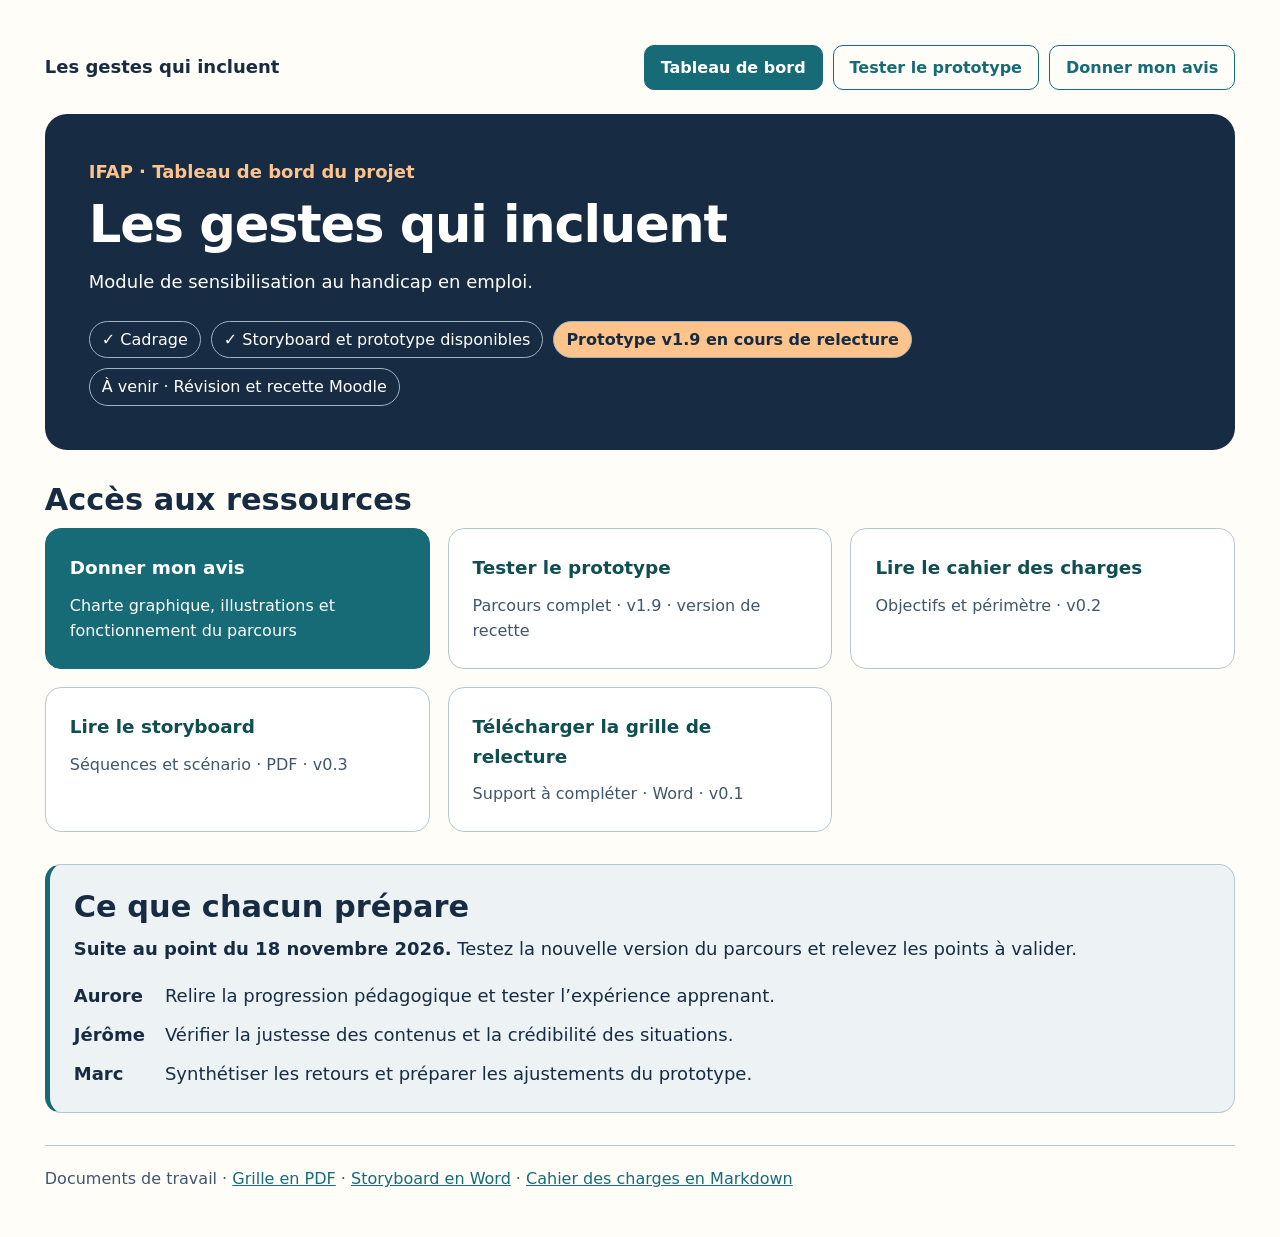
<file: index.html>
<!doctype html>
<html lang="fr">
<head>
  <meta charset="utf-8">
  <meta name="viewport" content="width=device-width, initial-scale=1">
  <meta name="robots" content="noindex">
  <title>Tableau de bord Handicap IFAP</title>
  <meta http-equiv="refresh" content="0; url=./pilotage/">
</head>
<body>
  <main>
    <h1>Tableau de bord Handicap IFAP</h1>
    <p><a href="./pilotage/">Ouvrir le tableau de bord</a></p>
  </main>
</body>
</html>
</file>
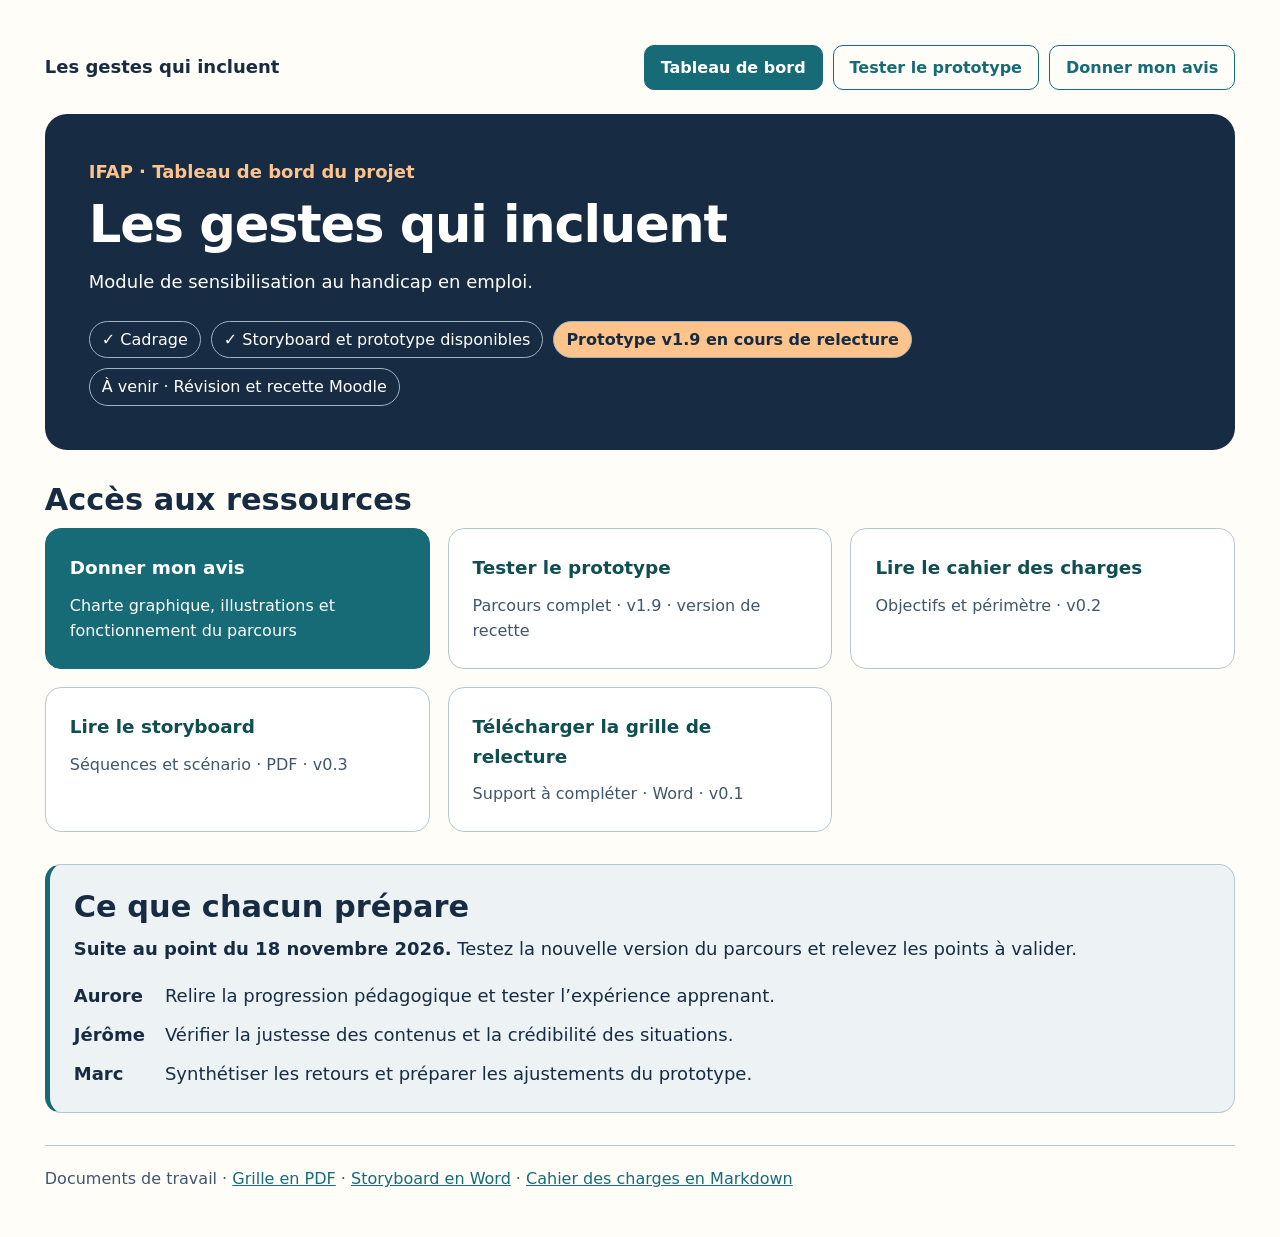
<file: pilotage/index.html>
<!doctype html>
<html lang="fr">
<head>
<meta charset="utf-8">
<meta name="viewport" content="width=device-width, initial-scale=1">
<meta name="robots" content="noindex">
<link rel="icon" href="assets/favicon.svg" type="image/svg+xml">
<title>Handicap en emploi · Tableau de bord IFAP</title>
<style>
*{box-sizing:border-box}body{margin:0;background:#f3f7f6;color:#143338;font:1rem/1.5 system-ui,sans-serif}main{max-width:960px;margin:auto;padding:clamp(1rem,4vw,2.75rem)}header{background:#103e43;color:#fff;border-radius:1rem;padding:clamp(1.25rem,4vw,2rem)}h1,h2,p,ol,dl,dd{margin:0}h1{font-size:clamp(1.7rem,4vw,2.6rem);line-height:1.1;margin:.45rem 0 .75rem}h2{font-size:1.3rem;margin-bottom:.6rem}.label{color:#b4efdd;font-weight:700}.steps{list-style:none;padding:0;display:flex;flex-wrap:wrap;gap:.45rem;margin-top:1rem}.steps li{border:1px solid #79a6a7;border-radius:2rem;padding:.2rem .65rem;font-size:.86rem}.steps [aria-current]{background:#b4efdd;color:#103e43;font-weight:700}section{margin-top:1.35rem}.grid{display:grid;grid-template-columns:repeat(auto-fit,minmax(min(100%,230px),1fr));gap:.65rem}.card{display:block;background:#fff;border:1px solid #bdcfce;border-radius:.75rem;padding:.8rem 1rem;color:#104e52;text-decoration:none}.card:hover{border-color:#104e52;background:#e6f5ef}.card span{display:block;color:#405c60;font-size:.9rem}.card strong{text-decoration:underline;text-underline-offset:.2em}a:focus-visible{outline:3px solid #a24405;outline-offset:3px}.review{border-left:4px solid #438d82;padding:.25rem 0 .25rem .85rem}.review dl{display:grid;grid-template-columns:max-content 1fr;gap:.25rem .75rem;margin-top:.55rem}.review dt{font-weight:700}footer{margin-top:1rem;color:#405c60;font-size:.85rem}a{color:#104e52}
</style>
<link rel="stylesheet" href="./theme.css"></head>
<body class="project-dash">
<main><nav class="project-nav" aria-label="Navigation du projet"><a href="./">Les gestes qui incluent</a><div><a href="./" aria-current="page">Tableau de bord</a><a href="./prototype-v1/">Tester le prototype</a><a href="./consultation/">Donner mon avis</a></div></nav>
<header id="accueil">
<p class="label">IFAP · Tableau de bord du projet</p>
<h1>Les gestes qui incluent</h1>
<p>Module de sensibilisation au handicap en emploi.</p>
<ol class="steps" id="phases" aria-label="Avancement du projet">
<li>✓ Cadrage</li><li>✓ Storyboard et prototype disponibles</li><li aria-current="step">Prototype v1.9 en cours de relecture</li><li>À venir · Révision et recette Moodle</li>
</ol>
</header>
<section id="ressources" aria-labelledby="resources-title">
<h2 id="resources-title">Accès aux ressources</h2>
<div class="grid">
<a class="card primary" href="consultation/"><strong>Donner mon avis</strong><span>Charte graphique, illustrations et fonctionnement du parcours</span></a>
<a class="card" href="prototype-v1/index.html"><strong>Tester le prototype</strong><span>Parcours complet · v1.9 · version de recette</span></a>
<a class="card" href="cahier-des-charges.html"><strong>Lire le cahier des charges</strong><span>Objectifs et périmètre · v0.2</span></a>
<a class="card" href="documents/storyboard-v0.3.pdf"><strong>Lire le storyboard</strong><span>Séquences et scénario · PDF · v0.3</span></a>
<a class="card" href="documents/grille-v0.1.docx" download><strong>Télécharger la grille de relecture</strong><span>Support à compléter · Word · v0.1</span></a>
</div>
</section>
<section class="review" id="roles" aria-labelledby="review-title">
<h2 id="review-title">Ce que chacun prépare</h2>
<p id="prochain"><strong>Suite au point du 18 novembre 2026.</strong> Testez la nouvelle version du parcours et relevez les points à valider.</p>
<dl>
<dt>Aurore</dt><dd>Relire la progression pédagogique et tester l’expérience apprenant.</dd>
<dt>Jérôme</dt><dd>Vérifier la justesse des contenus et la crédibilité des situations.</dd>
<dt>Marc</dt><dd>Synthétiser les retours et préparer les ajustements du prototype.</dd>
</dl>
</section>
<footer>Documents de travail · <a href="documents/grille-v0.1.pdf">Grille en PDF</a> · <a href="documents/storyboard-v0.3.docx" download>Storyboard en Word</a> · <a href="documents/cahier-des-charges-v0.2.md" download>Cahier des charges en Markdown</a></footer>
</main>
</body>
</html>
</file>
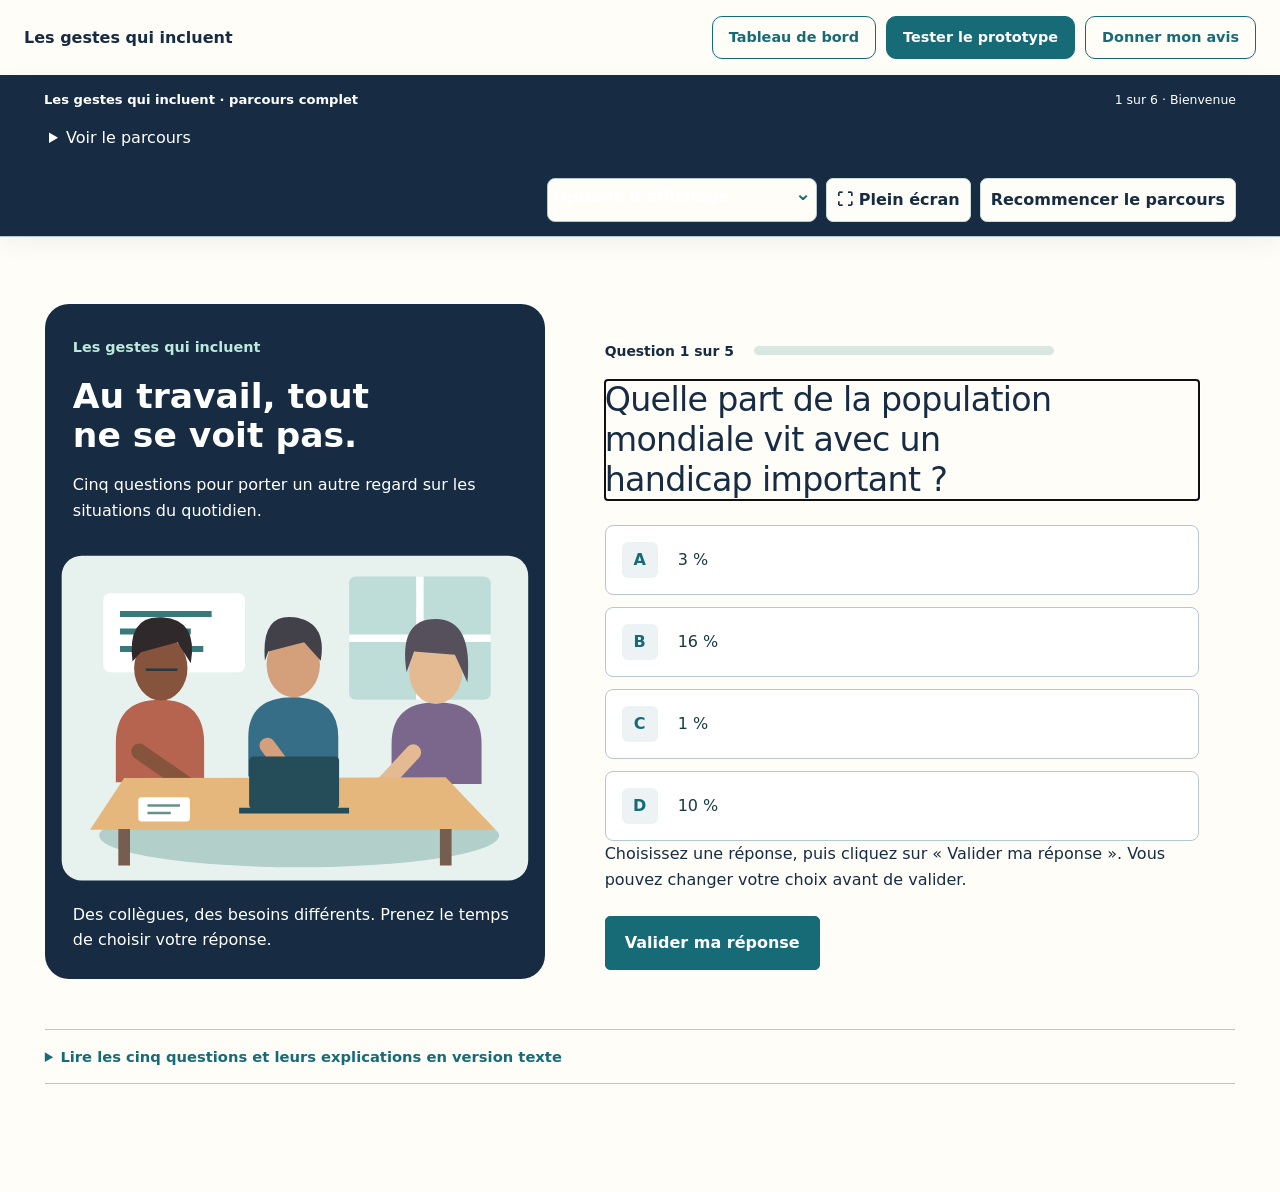
<file: pilotage/prototype/index.html>
<!doctype html>
<html lang="fr">
<head>
<meta name="robots" content="noindex,nofollow,noarchive">
<meta name="referrer" content="strict-origin-when-cross-origin">
<meta charset="utf-8">
<meta name="viewport" content="width=device-width,initial-scale=1">
<meta name="color-scheme" content="light">
<meta name="description" content="Prototype IFAP : parcours autonome de sensibilisation : définition du handicap, idées reçues, simulations, adaptations, orientation et évaluation.">
<title>Les gestes qui incluent · IFAP · prototype v0.9</title>
<style>
/* ======================================================================
   IFAP • v0.4 — système visuel éditorial et accessible
   Organisation : fondations → chrome → lecture → simulation → états → RWD
   Sans ressources réseau, polices payantes ni effets décoratifs superflus.
   ====================================================================== */
:root {
  color-scheme: light;
  --canvas: #f7f6f2;
  --surface: #fffefa;
  --surface-muted: #f0f2ed;
  --ink: #1c3034;
  --ink-soft: #42585a;
  --brand: #175e61;
  --brand-hover: #104c4e;
  --brand-wash: #e8f1ec;
  --border: #d6dfdb;
  --warning: #704c20;
  --warning-wash: #fcf3e5;
  --positive: #195949;
  --positive-wash: #e9f3ec;
  --focus: #a04f05;
  --radius: 13px;
  --max-width: 1240px;
  --font-ui: 'Segoe UI', system-ui, -apple-system, BlinkMacSystemFont, Arial, sans-serif;
  --font-display: 'Iowan Old Style', 'Palatino Linotype', Georgia, serif;
}
*, *::before, *::after { box-sizing: border-box; }
html { scroll-behavior: smooth; }
body { margin: 0; background: var(--canvas); color: var(--ink); font: 400 16px/1.65 var(--font-ui); }
button, input { font: inherit; }
button { cursor: pointer; }
button:disabled { cursor: not-allowed; }
a { color: var(--brand); text-underline-offset: .2em; text-decoration-thickness: 1px; }
a:hover { text-decoration-thickness: 2px; }
:where(a, button, summary):focus-visible { outline: 3px solid var(--focus); outline-offset: 4px; }
[hidden] { display: none !important; }
h1, h2, h3, p { margin-top: 0; }
p { max-width: 72ch; }
h1, h2 { text-wrap: balance; }
.sr-only { position: absolute !important; width: 1px; height: 1px; padding: 0; margin: -1px; overflow: hidden; clip: rect(0, 0, 0, 0); white-space: nowrap; border: 0; }
.skip { position: absolute; top: 0; left: -9999px; padding: 12px 16px; background: #fff; z-index: 50; }
.skip:focus { left: 12px; top: 12px; }

/* En-tête sobre : aucune imitation du logo institutionnel. */
.topbar { background: var(--surface); border-bottom: 1px solid var(--border); }
.bar-inner { max-width: var(--max-width); margin: auto; padding: 19px 28px; display: flex; justify-content: space-between; align-items: center; gap: 20px; }
.brand { display: flex; flex-direction: column; gap: 1px; }
.brand strong { display: block; color: var(--ink); font-size: .93rem; letter-spacing: .045em; font-weight: 780; }
.brand small { display: block; color: var(--ink-soft); font-size: .78rem; }
.version { display: inline-block; color: var(--ink-soft); font-size: .73rem; font-weight: 680; border: 1px solid var(--border); border-radius: 4px; padding: 7px 11px; letter-spacing: .01em; white-space: nowrap; }

/* Introduction éditoriale. */
main { max-width: var(--max-width); margin: 0 auto; padding: 51px 28px 76px; }
.introhead { display: grid; grid-template-columns: minmax(0, 1fr) 246px; align-items: end; gap: 40px; margin: 0 0 34px; }
.kicker { display: flex; align-items: center; gap: 13px; color: var(--brand); font-size: .76rem; font-weight: 750; letter-spacing: .035em; text-transform: none; }
.kicker::before { content: ''; flex: 0 0 27px; height: 2px; background: var(--brand); }
h1 { max-width: 830px; margin: 15px 0 20px; color: var(--ink); font: 400 clamp(3rem, 5.2vw, 5.25rem)/1.08 var(--font-display); letter-spacing: -.047em; }
h1 em { color: var(--brand); font-weight: 400; }
.sub { color: var(--ink-soft); margin: 0; font-size: clamp(1rem, 1.35vw, 1.12rem); line-height: 1.75; max-width: 66ch; }
.access-settings { position: relative; max-width: 270px; justify-self: end; width: 100%; z-index: 10; }
.access-settings summary { list-style: none; padding: 14px 17px; border: 1px solid var(--border); border-radius: 8px; background: var(--surface); color: var(--ink); font-size: .83rem; font-weight: 700; user-select: none; cursor: pointer; }
.access-settings summary::-webkit-details-marker { display: none; }
.access-settings summary::after { content: '⌄'; float: right; font-size: 1.2em; color: var(--brand); margin-left: 12px; line-height: 1; }
.access-settings[open] summary { border-bottom-left-radius: 0; border-bottom-right-radius: 0; border-color: var(--brand); }
.access-settings[open] summary::after { content: '⌃'; }
.tools { background: var(--surface); border: 1px solid var(--brand); border-top: 0; border-radius: 0 0 8px 8px; padding: 8px; display: grid; gap: 6px; }
.tool { padding: 10px 12px; min-height: 43px; text-align: left; border: 1px solid transparent; border-radius: 6px; color: var(--ink); background: transparent; font-size: .84rem; font-weight: 600; }
.tool:hover { background: var(--surface-muted); }
.tool[aria-pressed='true'] { background: var(--brand-wash); border-color: var(--brand); color: var(--brand); }
.tool[aria-pressed='true']::before { content: '✓'; margin-right: 8px; }

/* Avancement sans cartes, étapes assimilables à un sommaire. */
.progress { display: grid; grid-template-columns: 240px minmax(0, 1fr); align-items: center; gap: 30px; padding: 17px 0 14px; border-top: 1px solid var(--border); margin: 0; }
.progress-left strong { display: block; color: var(--ink); font-size: .91rem; font-weight: 730; }
.progress-left span { display: block; margin-top: 1px; color: var(--ink-soft); font-size: .78rem; }
.track { height: 5px; background: #dfe6e1; border-radius: 3px; overflow: hidden; }
.fill { height: 100%; width: 0; background: var(--brand); transition: width .25s ease; }
.chapters { display: grid; grid-template-columns: repeat(4, minmax(0, 1fr)); gap: 0; border-top: 1px solid var(--border); border-bottom: 1px solid var(--border); margin: 9px 0 31px; }
.chapter { position: relative; min-height: 83px; border: 0; border-bottom: 3px solid transparent; border-radius: 0; background: transparent; padding: 14px 18px 15px 0; display: flex; flex-direction: column; align-items: flex-start; justify-content: flex-end; gap: 3px; text-align: left; color: var(--ink-soft); font-size: .95rem; font-weight: 650; }
.chapter::before { content: attr(data-index); font-size: .72rem; font-weight: 720; letter-spacing: .08em; color: var(--ink-soft); }
.chapter:hover { background: rgba(23,94,97,.035); color: var(--ink); }
.chapter[aria-current='step'] { color: var(--brand); border-bottom-color: var(--brand); font-weight: 770; }
.chapter[aria-current='step']::before { color: var(--brand); }
.chapter[data-completed='true']::after { content: '✓'; position: absolute; top: 13px; right: 18px; color: var(--positive); font-size: .86rem; }

/* Panneau principal et visuel : moins d'effet « empilement de cartes ». */
.layout { display: grid; grid-template-columns: minmax(0,1fr) 245px; align-items: start; gap: 30px; }
.card { background: var(--surface); border: 1px solid var(--border); border-radius: var(--radius); overflow: hidden; min-width: 0; box-shadow: 0 14px 38px rgba(27,55,50,.045); }
.cardtop { display: flex; flex-wrap: wrap; justify-content: space-between; gap: 12px; padding: 17px 25px; font-size: .79rem; color: var(--ink-soft); border-bottom: 1px solid var(--border); }
.cardtop strong { color: var(--ink); font-weight: 710; }
#stepCount { color: var(--brand); font-weight: 720; }
.visual { position: relative; background: #e7ece8; width: 100%; aspect-ratio: 1100 / 535; min-height: 375px; overflow: hidden; border-bottom: 1px solid var(--border); }
.visual svg { width: 100%; height: 100%; display: block; filter: saturate(.7); }
.visual[data-effect='adapt'] .projector-before, .visual[data-effect='adapt'] .calendar-before { opacity: 0; }
.projector-after, .calendar-after { opacity: 0; }
.visual[data-effect='adapt'] .projector-after, .visual[data-effect='adapt'] .calendar-after { opacity: 1; }
.person .mouth-neu, .person .mouth-smile, .person .mouth-sad { opacity: 0; }
.person[data-emotion='neutral'] .mouth-neu, .person[data-emotion='smile'] .mouth-smile, .person[data-emotion='concern'] .mouth-sad { opacity: 1; }
.person .arm-left, .person .arm-right { transition: transform .24s ease; transform-box: fill-box; }
.person[data-pose='gesture'] .arm-right { transform: rotate(-22deg); transform-origin: 4px 2px; }
.person[data-pose='withdraw'] .arm-right { transform: rotate(14deg); transform-origin: 2px 0; }
.bubble { position: absolute; z-index: 2; left: 4%; top: 22px; width: min(470px, 56%); padding: 17px 21px 18px; background: #fffefa; color: var(--ink); border: 1px solid #bfcfc9; border-radius: 10px; box-shadow: 0 14px 35px rgba(21,49,48,.09); }
.bubble::after { content: ''; position: absolute; left: 44px; bottom: -8px; width: 15px; height: 15px; background: #fffefa; border-right: 1px solid #bfcfc9; border-bottom: 1px solid #bfcfc9; transform: rotate(45deg); }
.bubble[data-side='right'] { left: auto; right: 4%; }
.bubble[data-side='right']::after { left: auto; right: 47px; }
.bubble[data-side='middle'] { left: 28%; }
.bubblelabel { color: var(--brand); font-size: .73rem; font-weight: 720; letter-spacing: .07em; }
.bubble p { margin: 7px 0 0; font-size: clamp(.98rem, 1.48vw, 1.25rem); line-height: 1.46; font-weight: 630; }
.scene-sign { position: absolute; bottom: 15px; right: 17px; color: #fff; background: rgba(26,55,59,.86); border-radius: 3px; padding: 6px 9px; font-size: .72rem; }

/* Zone de lecture et décisions : une colonne, scan visuel immédiat. */
.content { padding: 29px 34px 34px; }
.scene-kicker { color: var(--brand); font-weight: 760; font-size: .73rem; letter-spacing: .025em; text-transform: none; }
.step-title { margin: 8px 0 9px; color: var(--ink); font: 400 clamp(1.75rem,2.35vw,2.25rem)/1.23 var(--font-display); letter-spacing: -.024em; max-width: 32ch; }
.help { margin: 9px 0 22px; color: var(--ink-soft); font-size: .93rem; line-height: 1.66; max-width: 67ch; }
/* Les répliques graphiques ont un double DOM, conservé pour les lecteurs d'écran. */
.line { position: absolute !important; width: 1px; height: 1px; overflow: hidden; clip: rect(0,0,0,0); white-space: nowrap; margin: -1px; padding: 0; border: 0; }
.text-mode .line { position: static !important; width: auto; height: auto; clip: auto; white-space: normal; overflow: visible; margin: 16px 0; padding: 18px 20px; border: 1px solid var(--border); border-left: 3px solid var(--brand); border-radius: 6px; background: var(--surface-muted); }
.text-mode .line strong { color: var(--brand); }
.text-mode .line p { margin: 5px 0 0; }
.choices { display: grid; grid-template-columns: 1fr; gap: 10px; margin-top: 16px; }
.choice { display: grid; grid-template-columns: 49px minmax(0,1fr) 22px; align-items: center; gap: 14px; width: 100%; min-height: 76px; text-align: left; padding: 16px 20px; border: 1px solid var(--border); border-radius: 9px; background: var(--surface); color: var(--ink); font-size: .97rem; line-height: 1.52; font-weight: 600; }
.choice::after { content: '→'; color: var(--brand); font-size: 1.2rem; font-weight: 400; }
.choice:hover { border-color: var(--brand); background: #f1f6f2; }
.choice:active { background: var(--brand-wash); }
.choice .tag { display: inline-flex; width: 39px; height: 39px; justify-content: center; align-items: center; border: 1px solid var(--border); border-radius: 50%; color: var(--brand); background: transparent; font-size: .84rem; font-weight: 760; }
.choice[data-explored='true'] .tag { background: var(--brand-wash); border-color: #9cbcb2; }
.choice[data-explored='true']::after { content: '↺'; }
.actions { display: flex; align-items: center; gap: 10px; flex-wrap: wrap; margin-top: 25px; }
.button { min-height: 48px; border-radius: 7px; padding: 12px 19px; background: var(--brand); border: 1px solid var(--brand); color: white; font-size: .9rem; font-weight: 700; }
.button:hover { background: var(--brand-hover); }
.button.secondary { border-color: var(--border); background: transparent; color: var(--brand); }
.button.secondary:hover { background: var(--brand-wash); border-color: var(--brand); }
.feedback { background: var(--positive-wash); border-left: 3px solid var(--positive); border-radius: 3px 9px 9px 3px; padding: 19px 21px; margin: 20px 0 0; }
.feedback.warn { background: var(--warning-wash); border-color: #bd8b42; }
.feedback strong { font-size: 1rem; line-height: 1.4; display: block; }
.feedback p { color: var(--ink); margin: 7px 0 0; font-size: .94rem; }
.note { margin-top: 18px; padding: 20px 22px; background: #f9faf7; border: 1px solid var(--border); border-radius: 9px; }
.note h3 { margin: 0 0 6px; font: 400 1.25rem/1.35 var(--font-display); }
.note p { font-size: .89rem; color: var(--ink-soft); }
.note ul { margin: 9px 0 0; padding-left: 22px; font-size: .93rem; }
.tags { display: flex; flex-wrap: wrap; gap: 9px; padding-top: 18px; }
.tags span { border-left: 2px solid var(--brand); padding: 4px 10px; color: var(--brand); background: var(--brand-wash); font-size: .81rem; font-weight: 650; }
.memo { margin-top: 18px; padding: 24px 25px; background: var(--brand-wash); border-left: 3px solid var(--brand); border-radius: 4px 10px 10px 4px; }
.memo h3 { font: 400 1.55rem/1.32 var(--font-display); margin: 0 0 13px; }
.memo ol { margin: 0; padding-left: 23px; }
.memo li + li { margin-top: 8px; }
.disclaimer { margin-top: 19px; padding: 15px; background: var(--warning-wash); color: var(--warning); border-radius: 6px; font-size: .84rem; }

/* Les repères font office de notes marginales, pas d'un dashboard secondaire. */
.aside { display: flex; flex-direction: column; gap: 0; color: var(--ink-soft); }
.asidecard { padding: 21px 0; border-bottom: 1px solid var(--border); }
.asidecard:first-child { padding-top: 0; }
.asidecard h3 { margin: 0 0 12px; font: 400 1.3rem/1.28 var(--font-display); color: var(--ink); }
.asidecard p, .asidecard li { margin: 0; font-size: .87rem; line-height: 1.65; color: var(--ink-soft); }
.asidecard p + p { margin-top: 9px; }
.asidecard ul { margin: 10px 0 0; padding-left: 20px; }
.asidecard li + li { margin-top: 7px; }
.asidecard.mint { padding: 20px 18px; border: 1px solid #bed5cd; border-left: 3px solid var(--brand); background: var(--brand-wash); border-radius: 4px 9px 9px 4px; margin-bottom: 16px; }
.asidecard .count { color: var(--brand); font-size: .75rem; font-weight: 750; letter-spacing: .015em; }
.asidecard .icon { display: none; }
.asidecard:last-child { border-bottom: 0; }
.asidecard:last-child h3 { font: 760 .8rem/1.4 var(--font-ui); color: var(--ink-soft); }
.asidecard:last-child p { font-size: .79rem; }
.aside-details { border-bottom: 1px solid var(--border); padding: 19px 0; }
.aside-details summary { color: var(--ink); font-size: .85rem; font-weight: 760; line-height: 1.55; cursor: pointer; }
.aside-details summary:hover { color: var(--brand); }
.aside-details-content { margin-top: 11px; }
.aside-details p, .aside-details li { color: var(--ink-soft); font-size: .84rem; line-height: 1.62; }
.aside-details p { margin: 0 0 8px; }
.aside-details ul { padding-left: 19px; margin: 7px 0 12px; }
.aside-details li + li { margin-top: 6px; }
.aside-details .aside-caveat { font-size: .78rem; border-top: 1px solid var(--border); padding-top: 12px; }

.transcript { margin: 34px 0 0; background: var(--surface); border: 1px solid var(--border); border-radius: 10px; padding: 20px 25px; }
.transcript summary { font-size: .91rem; font-weight: 740; cursor: pointer; }
.transcript summary:hover { color: var(--brand); }
.transcript p { color: var(--ink-soft); font-size: .9rem; }
.transcript h2 { font: 400 1.75rem/1.25 var(--font-display); margin-top: 26px; }
.transcript h3 { font-size: 1.05rem; margin: 22px 0 8px; }
.transcript ol { padding-left: 21px; }
.transcript li { margin: 0 0 15px; font-size: .91rem; }
.below { border-top: 1px solid var(--border); padding-top: 21px; margin-top: 32px; font-size: .77rem; line-height: 1.75; color: var(--ink-soft); }
.below a { font-weight: 700; }

/* Les trois options restent sans JS tiers et sans enregistrement utilisateur. */
.text-mode .visual { display: none; }
.hc { --canvas:#fff; --surface:#fff; --surface-muted:#fff; --ink:#101719; --ink-soft:#17282a; --brand:#003940; --brand-hover:#002c31; --brand-wash:#e5f7ed; --border:#485e61; --warning:#432b00; --warning-wash:#fff2d1; --positive:#00422e; --positive-wash:#e6f8eb; }
.hc .chapter[aria-current='step'], .hc .button { color: #fff; }
.hc .button.secondary { color: var(--brand); }
.no-motion *, .no-motion *::before, .no-motion *::after { animation: none !important; transition: none !important; scroll-behavior: auto !important; }

@media (max-width: 1100px) {
  .layout { grid-template-columns: minmax(0,1fr) 210px; gap: 20px; }
  .visual { min-height: 315px; }
}
@media (max-width: 900px) {
  .introhead { grid-template-columns: 1fr; gap: 25px; }
  .access-settings { justify-self: start; max-width: 310px; }
  .layout { grid-template-columns: 1fr; }
  .aside { display: grid; grid-template-columns: repeat(2,minmax(0,1fr)); gap: 17px; }
  .asidecard.mint { margin-bottom: 0; }
  .aside-details { border-bottom: 0; align-self: start; }
}
@media (max-width: 620px) {
  .bar-inner { flex-wrap: wrap; padding: 15px 19px; gap: 11px; }
  .brand small { font-size: .76rem; }
  .version { padding: 5px 8px; font-size: .68rem; }
  main { padding: 29px 17px 52px; }
  .introhead { margin-bottom: 26px; gap: 21px; }
  .kicker { font-size: .66rem; letter-spacing: .08em; gap: 9px; }
  .kicker::before { flex-basis: 18px; }
  h1 { margin: 13px 0 16px; font-size: clamp(2.65rem,11vw,3.6rem); letter-spacing: -.04em; }
  .sub { font-size: .97rem; line-height: 1.64; }
  .access-settings { max-width: none; }
  .progress { grid-template-columns: 1fr; gap: 9px; padding: 14px 0 15px; }
  .chapters { grid-template-columns: repeat(2,minmax(0,1fr)); margin-top: 7px; margin-bottom: 22px; }
  .chapter { min-height: 74px; padding: 9px 13px 9px 5px; font-size: .89rem; }
  .layout { gap: 20px; }
  .cardtop { padding: 13px 15px; font-size: .75rem; }
  .visual { min-height: 290px; aspect-ratio: 1.38; }
  .visual svg { width: 100%; height: auto; position: absolute; left: 0; bottom: 0; }
  .bubble, .bubble[data-side='right'], .bubble[data-side='middle'] { top: 10px; left: 10px; right: 10px; width: auto; border-radius: 8px; padding: 11px 13px; }
  .bubble::after, .scene-sign { display: none; }
  .bubble p { font-size: .95rem; line-height: 1.38; margin-top: 3px; }
  .bubblelabel { font-size: .68rem; }
  .content { padding: 23px 19px 24px; }
  .step-title { font-size: 1.65rem; }
  .choices { gap: 9px; }
  .choice { grid-template-columns: 31px minmax(0,1fr) 13px; gap: 11px; padding: 13px 12px; min-height: 75px; font-size: .91rem; }
  .choice .tag { width: 30px; height: 30px; font-size: .72rem; }
  .actions { flex-direction: column; align-items: stretch; }
  .button { width: 100%; }
  .aside { display: block; }
  .asidecard { padding: 19px 0; }
  .aside-details { border-bottom: 1px solid var(--border); }
  .asidecard.mint { margin: 0; }
  .transcript { margin-top: 26px; padding: 17px 19px; }
  .below { margin-top: 25px; }
}
@media (max-width: 360px) {
  main { padding-inline: 12px; }
  h1 { font-size: 2.45rem; }
  .visual { min-height: 268px; }
  .bubble p { font-size: .86rem; }
  .bubble { padding: 9px 11px; }
  .content { padding-inline: 15px; }
}
@media (prefers-reduced-motion: reduce) {
  *, *::before, *::after { scroll-behavior: auto !important; animation: none !important; transition: none !important; }
}
@media (forced-colors: active) {
  .choice, .button, .tool, .chapter { border: 1px solid CanvasText; }
  .choice:focus-visible { outline: 3px solid Highlight; }
  .chapter[aria-current='step'] { border-bottom: 4px solid Highlight; }
  .track { border: 1px solid CanvasText; }
}
@media print {
  .topbar, .tools, .access-settings, .visual, .chapters, .choices, .actions, .aside, .progress { display: none !important; }
  body, .card, .transcript { background: #fff !important; color: #000 !important; }
  main { max-width: none; }
  .layout { display: block; }
  .card, .transcript { border: none; box-shadow: none; }
  .transcript > div { display: block !important; }
  .line { position: static !important; width: auto; height: auto; overflow: visible; clip: auto; white-space: normal; }
}

/* ------------------------------------------------------------
   Écran d'accueil pédagogique — affiché avant les simulations.
   Lisibilité, posture inclusive et information concrète.
   ------------------------------------------------------------ */
.welcome-page { padding: 9px 0 0; }
.welcome-meta { display: flex; flex-wrap: wrap; align-items: center; gap: 11px; font-size: .77rem; font-weight: 720; color: var(--brand); letter-spacing: .035em; }
.welcome-meta::before { content: ''; width: 24px; height: 2px; flex: 0 0 24px; background: currentColor; }
.welcome-hero { display: grid; grid-template-columns: minmax(0,1fr) minmax(245px,330px); gap: clamp(35px,6vw,94px); align-items: end; padding: 38px 0 48px; border-bottom: 1px solid var(--border); }
.welcome-copy h1 { max-width: 750px; margin: 0 0 27px; font: 400 clamp(3.2rem,5.5vw,5.85rem)/1.07 var(--font-display); letter-spacing: -.048em; }
.welcome-copy h1 em { font-weight: 400; font-style: italic; color: var(--brand); }
.welcome-lead { font-size: clamp(1.14rem,1.62vw,1.39rem); line-height: 1.57; font-weight: 490; color: var(--ink); max-width: 58ch; margin-bottom: 20px; }
.welcome-explain { font-size: 1rem; line-height: 1.78; color: var(--ink-soft); max-width: 67ch; margin-bottom: 0; }
.welcome-metric { border-top: 3px solid var(--brand); background: var(--brand-wash); padding: 25px 28px 29px; align-self: stretch; display: flex; flex-direction: column; justify-content: center; }
.welcome-metric-label { margin: 0; color: var(--brand); font-size: .8rem; font-weight: 760; }
.welcome-duration { display: block; font: 400 clamp(2.8rem,4.1vw,4.3rem)/1.13 var(--font-display); letter-spacing: -.042em; margin: 6px 0 12px; color: var(--ink); white-space: nowrap; }
.welcome-metric p { font-size: .91rem; line-height: 1.67; color: var(--ink-soft); margin-bottom: 0; }
.welcome-metric-rule { border-top: 1px solid #bfd3ca; margin: 22px 0 16px; }
.welcome-metric strong:not(.welcome-duration) { color: var(--brand); font-size: .82rem; }
.welcome-metric .welcome-duration { color: var(--ink); font-size: clamp(2.8rem,4.1vw,4.3rem); }
.welcome-purpose { display: grid; grid-template-columns: 250px minmax(0,1fr); gap: 45px; padding: 38px 0 41px; border-bottom: 1px solid var(--border); }
.welcome-purpose h2, .welcome-objectives h2 { font: 400 clamp(1.7rem,2.4vw,2.3rem)/1.22 var(--font-display); letter-spacing: -.018em; margin-bottom: 16px; }
.welcome-purpose p { color: var(--ink-soft); font-size: 1rem; line-height: 1.73; margin-bottom: 0; }
.welcome-objectives { padding: 40px 0 0; }
.welcome-objectives h2 { margin-bottom: 24px; }
.welcome-goals { display: grid; grid-template-columns: repeat(4,minmax(0,1fr)); gap: 0; list-style: none; margin: 0; padding: 0; }
.welcome-goals li { border-top: 2px solid var(--border); padding: 18px 23px 15px 0; min-width: 0; }
.welcome-goals li+li { padding-left: 20px; }
.welcome-goals li span { display: inline-block; font-size: .72rem; font-weight: 760; color: var(--brand); letter-spacing: .06em; margin-bottom: 11px; }
.welcome-goals li strong { font-size: 1.03rem; line-height: 1.4; font-weight: 770; display: block; color: var(--ink); }
.welcome-goals li p { margin: 10px 0 0; color: var(--ink-soft); font-size: .88rem; line-height: 1.67; }
.welcome-action { display: flex; flex-wrap: wrap; gap: 18px 29px; align-items: center; justify-content: space-between; background: var(--surface); border: 1px solid var(--border); border-left: 4px solid var(--brand); margin: 35px 0 0; padding: 24px 29px; }
.welcome-action-copy { flex: 1 1 320px; }
.welcome-action-copy strong { display: block; font-size: .98rem; font-weight: 760; }
.welcome-action-copy p { margin: 6px 0 0; color: var(--ink-soft); font-size: .84rem; line-height: 1.6; }
.welcome-controls { display: flex; flex-wrap: wrap; gap: 12px; align-items: center; justify-content: flex-end; }
.welcome-start { background: var(--brand); color: #fff; border: 1px solid var(--brand); border-radius: 5px; min-height: 50px; padding: 12px 21px; font-weight: 740; }
.welcome-start:hover { background: var(--brand-hover); }
.welcome-text { background: transparent; color: var(--brand); border: 1px solid var(--border); border-radius: 5px; min-height: 50px; padding: 12px 17px; font-weight: 700; }
.welcome-text:hover { background: var(--brand-wash); }
.welcome-disclaimer { margin: 17px 0 0; font-size: .76rem; color: var(--ink-soft); line-height: 1.55; }
.experience-back { margin: -12px 0 20px; }
.experience-back button { color: var(--brand); background: transparent; border: 0; border-bottom: 1px solid transparent; border-radius: 0; padding: 7px 0; min-height: 44px; font-size: .85rem; font-weight: 730; }
.experience-back button:hover { border-bottom-color: currentColor; }
@media (max-width: 1000px) {
  .welcome-hero { grid-template-columns: minmax(0,1fr) 265px; gap: 30px; }
  .welcome-purpose { grid-template-columns: 190px minmax(0,1fr); gap: 25px; }
  .welcome-goals { grid-template-columns: repeat(2,minmax(0,1fr)); column-gap: 20px; row-gap: 12px; }
  .welcome-goals li+li { padding-left: 0; }
}
@media (max-width: 720px) {
  .welcome-hero { grid-template-columns: 1fr; padding: 29px 0 33px; gap: 29px; }
  .welcome-copy h1 { font-size: clamp(2.8rem,9.6vw,4.5rem); margin-bottom: 20px; }
  .welcome-lead { font-size: 1.13rem; }
  .welcome-metric { padding: 21px 24px; }
  .welcome-metric .welcome-duration { font-size: 3.35rem; }
  .welcome-purpose { grid-template-columns: 1fr; gap: 0; padding: 28px 0; }
  .welcome-purpose h2 { margin-bottom: 11px; }
  .welcome-objectives { padding-top: 31px; }
  .welcome-goals { grid-template-columns: 1fr; row-gap: 0; }
  .welcome-goals li { padding: 17px 0 21px; }
  .welcome-goals li p { margin-top: 5px; }
  .welcome-action { padding: 19px 17px; margin-top: 21px; }
  .welcome-controls { justify-content: stretch; width: 100%; }
  .welcome-controls button { width: 100%; }
}
@media (max-width: 360px) {
  .welcome-copy h1 { font-size: 2.65rem; }
  .welcome-metric .welcome-duration { font-size: 3.1rem; }
  .welcome-meta { font-size: .67rem; }
}
@media (forced-colors: active) {
  .welcome-metric, .welcome-action { border: 1px solid CanvasText; }
  .welcome-start, .welcome-text { border: 1px solid ButtonText; }
}

/* Quiz de découverte : profondeur pédagogique sans pression temporelle. */
.discovery-page { max-width: 1110px; margin-inline: auto; padding: 22px 0 40px; }
.discovery-back { border: 0; padding: 10px 0; min-height: 44px; background: transparent; color: var(--brand); font-size: .87rem; font-weight: 700; }
.discovery-back:hover { text-decoration: underline; text-underline-offset: 4px; }
.discovery-kicker { font-size: .76rem; color: var(--brand); font-weight: 770; letter-spacing: .055em; margin: 18px 0 11px; }
.discovery-intro { display:grid; grid-template-columns: minmax(0,1fr) 260px; gap: clamp(26px,4vw,64px); align-items: end; padding-bottom: 31px; border-bottom:1px solid var(--border); }
.discovery-intro h1 { font: 400 clamp(2.55rem,4.5vw,4.5rem)/1.1 var(--font-display); letter-spacing: -.039em; max-width: 730px; margin: 0 0 15px; }
.discovery-intro h1 em { color:var(--brand); font-weight:400; }
.discovery-intro p { color:var(--ink-soft); line-height:1.69; margin:0; }
.discovery-metric { padding: 22px; background:var(--brand-wash); border-top:3px solid var(--brand); }
.discovery-metric strong { display:block; font-size:1.03rem; color:var(--ink); margin-bottom:8px; }
.discovery-metric p { font-size:.85rem; }
.quiz-section { padding-top:30px; }
.quiz-progress { display:flex; align-items:center; gap:20px; flex-wrap:wrap; margin-bottom:18px; }
.quiz-progress strong { font-size:.87rem; white-space:nowrap; }
.quiz-progress progress { appearance:none; border:0; border-radius:100px; overflow:hidden; width: min(300px, 60vw); height: 9px; background:#d9e7e1; }
.quiz-progress progress::-webkit-progress-bar { background:#d9e7e1; }
.quiz-progress progress::-webkit-progress-value { background:var(--brand); }
.quiz-progress progress::-moz-progress-bar { background:var(--brand); }
.quiz-kicker { font-size:.75rem; font-weight:750; color:var(--brand); margin:20px 0 8px; }
.quiz-question { font:400 clamp(1.6rem,2.8vw,2.55rem)/1.2 var(--font-display); letter-spacing:-.02em; max-width: 800px; margin: 0 0 25px; }
.quiz-options { display:grid; grid-template-columns:1fr 1fr; gap:12px; }
.quiz-option { display:grid; grid-template-columns:42px 1fr; text-align:left; align-items:center; gap:14px; border:1px solid var(--border); background:var(--surface); color:var(--ink); border-radius:8px; padding:18px; min-height:82px; line-height:1.5; font-size:.95rem; transition:background-color .15s ease, border-color .15s ease; }
.quiz-option:hover:not(:disabled) { background:var(--brand-wash); border-color:var(--brand); }
.quiz-option:disabled { cursor:default; opacity:1; }
.quiz-letter { display:grid; place-items:center; width:36px; height:36px; background:var(--surface-muted); color:var(--brand); font-weight:800; border-radius:6px; }
.quiz-option[data-answer="chosen"] { border-color:var(--brand); background:var(--brand-wash); border-width:2px; }
.quiz-option[data-answer="expected"] { border-color:#30775d; background:#eaf3ed; }
.quiz-feedback { background:var(--brand-wash); border-left:4px solid var(--brand); padding:19px 22px; margin-top:22px; border-radius:3px; }
.quiz-feedback[data-tone="adjust"] { background:#faf1e6; border-color:#9a612d; }
.quiz-feedback h3 { margin:0 0 8px; font-size:1.06rem; }
.quiz-feedback p { margin:0; line-height:1.68; max-width:81ch; }
.quiz-actions { display:flex; align-items:center; flex-wrap:wrap; gap:13px; margin:24px 0 0; }
.quiz-primary { background:var(--brand); color:#fff; border:1px solid var(--brand); border-radius:5px; padding:13px 19px; min-height:49px; font-weight:730; }
.quiz-primary:hover { background:var(--brand-hover); }
.quiz-secondary { border:1px solid var(--border); background:transparent; color:var(--brand); border-radius:5px; padding:13px 19px; min-height:49px; font-weight:730; }
.quiz-secondary:hover { background:var(--brand-wash); }
.quiz-note { font-size:.82rem; color:var(--ink-soft); margin:21px 0 0; }
.quiz-summary { background:var(--surface); border:1px solid var(--border); padding:clamp(25px,4vw,44px); margin-top:30px; }
.quiz-summary h2 { font:400 clamp(2rem,3.6vw,3.25rem)/1.16 var(--font-display); margin:0 0 17px; }
.quiz-summary p { max-width:75ch; }
.quiz-takeaways { display:grid; grid-template-columns:1fr 1fr; gap:13px 25px; margin:25px 0 29px; padding:0; list-style:none; }
.quiz-takeaways li { border-top:1px solid var(--border); padding:14px 0 0; }
.quiz-takeaways strong { color:var(--brand); display:block; margin-bottom:6px; }
.quiz-takeaways span { color:var(--ink-soft); font-size:.91rem; }
.quiz-families { background:var(--brand-wash); padding:18px 22px; margin:23px 0; }
.quiz-families summary { font-weight:800; cursor:pointer; }
.quiz-families ul { margin:14px 0 0; padding-left:20px; }
.quiz-families li+li { margin-top:8px; }
.quiz-text-version { margin: 23px 0; border-top:1px solid var(--border); border-bottom:1px solid var(--border); padding:15px 0; }
.quiz-text-version summary { cursor:pointer; font-size:.92rem; font-weight:700; color:var(--brand); }
.quiz-text-version ol { padding-left:23px; }
.quiz-text-version li { margin: 13px 0; }
.quiz-text-version p { margin:5px 0; }
body.hc .quiz-option, body.hc .quiz-summary { border-color:var(--ink); }
@media(max-width:770px) { .discovery-intro { grid-template-columns:1fr; gap:18px; } .quiz-options, .quiz-takeaways { grid-template-columns:1fr; } .quiz-option { min-height:74px; } }
@media(max-width:410px) { .quiz-option { padding:13px; grid-template-columns:36px 1fr; } .discovery-intro h1 { font-size:2.55rem; } .quiz-progress progress { width:100%; } }
@media(prefers-reduced-motion: reduce) { .quiz-option { transition:none; } }
@media(forced-colors: active) { .quiz-option, .quiz-summary, .quiz-feedback { border:1px solid CanvasText; } .quiz-option[data-answer="chosen"] { outline:3px solid Highlight; } }
@media print { .quiz-options,.quiz-actions,.quiz-progress,.discovery-back { display:none; } .quiz-text-version { display:block; } }


/* v0.9 — extensions du parcours, appliquées après la feuille de style v0.6. */
:root{--v7-teal:#176f71;--v7-navy:#173a41;--v7-ice:#e8f4f1;--v7-amber:#a66320;--v7-rose:#fce9e3}
.v7-coursebar{position:sticky;top:0;z-index:45;background:#fdfefa;border-bottom:1px solid var(--border);box-shadow:0 6px 20px #183b3810}
.v7-course-inner{max-width:1240px;margin:auto;padding:11px 28px 8px}
.v7-course-head{display:flex;align-items:center;justify-content:space-between;gap:18px;margin-bottom:10px}
.v7-course-head strong{font-size:.82rem;color:var(--v7-navy)}
.v7-course-head .course-count{font-size:.78rem;color:var(--ink-soft)}
.v7-overall{height:6px;border-radius:9px;background:#e3ebe7;overflow:hidden;flex:1;max-width:350px}
.v7-overall>span{display:block;width:0;height:100%;background:#1f8889;transition:width .24s ease}
.v7-course-links{display:grid;grid-template-columns:repeat(6,minmax(0,1fr));gap:6px}
.v7-course-links button{position:relative;text-align:left;min-height:59px;border:1px solid transparent;border-radius:9px;background:transparent;padding:8px 10px;display:flex;flex-direction:column;gap:1px;color:#4a6466;font-size:.76rem;font-weight:680;line-height:1.35}
.v7-course-links button small{display:block;color:inherit;opacity:.79;font-size:.67rem;font-weight:590}
.v7-course-links button:hover{background:var(--brand-wash)}
.v7-course-links button[aria-current='step']{border-color:#a7cfcb;background:#e9f6f3;color:#104e53}
.v7-course-links button[data-visited='true']:not([aria-current='step'])::after{content:'✓';position:absolute;right:9px;top:6px;font-size:.75rem;color:#267968}
.v7-course-tools{max-width:1240px;margin:0 auto;display:flex;gap:9px;justify-content:flex-end;padding:0 28px 11px}
.v7-tiny{color:#225e61;background:transparent;border:1px solid #cbdcd7;border-radius:7px;padding:5px 10px;font-size:.7rem;font-weight:650}
.v7-tiny:hover{background:#eaf4f0}
.v7-page{max-width:1190px;margin:auto}
.v7-subhead{display:grid;grid-template-columns:minmax(0,1fr) 185px;gap:24px;align-items:end;margin-bottom:27px}
.v7-eyebrow{color:var(--brand);font-size:.84rem;font-weight:760;letter-spacing:.03em;margin-bottom:9px}
.v7-subhead h1{font-size:clamp(2.25rem,4.4vw,4.1rem);max-width:890px;margin:0 0 12px}
.v7-subhead p{color:var(--ink-soft)}
.v7-duration{text-align:right;align-self:center;border-left:2px solid #b3d4cc;padding-left:16px}
.v7-duration strong{display:block;font-size:1.55rem;font-family:var(--font-display);font-weight:500;color:#1a5559}
.v7-duration small{font-size:.76rem;color:var(--ink-soft)}
.v7-panel{background:#fffefa;border:1px solid var(--border);border-radius:16px;box-shadow:0 15px 40px #214e4a0d;overflow:hidden}
.v7-panel-content{padding:clamp(22px,4vw,46px)}
.v7-panel h2{font-size:clamp(1.65rem,2.65vw,2.7rem);font-family:var(--font-display);font-weight:500;line-height:1.18;max-width:29ch;letter-spacing:-.03em;color:var(--v7-navy)}
.v7-panel h3{color:#153f43;font-size:1.13rem;margin-bottom:12px}
.v7-panel p{font-size:1.015rem;line-height:1.78}
.v7-lessonlabel{display:inline-block;color:#18696e;font-size:.79rem;font-weight:740;letter-spacing:.04em;margin-bottom:14px}
.v7-callout{background:#eaf4f0;border-left:4px solid #1e7d7b;border-radius:0 8px 8px 0;padding:18px 21px;margin-top:22px;max-width:950px}
.v7-callout strong{color:#19545a}.v7-callout p{margin:7px 0 0}
.v7-footer{display:flex;align-items:center;justify-content:space-between;gap:16px;padding:22px 0 14px}
.v7-footer .v7-step-number{font-size:.85rem;color:var(--ink-soft)}
.v7-footer-actions{display:flex;flex-wrap:wrap;gap:10px}
.v7-button{border:1px solid var(--brand);background:var(--brand);color:white;border-radius:8px;padding:11px 21px;min-height:47px;font-weight:710;font-size:.88rem}
.v7-button:hover{background:var(--brand-hover);color:#fff}
.v7-button.secondary{background:#fffefa;color:var(--brand);border-color:#a7c9c1}.v7-button.secondary:hover{background:#eaf4f0}
.v7-button.muted{border-color:#ccd7d2;background:transparent;color:var(--ink-soft)}
.v7-split{display:grid;grid-template-columns:1fr 1fr;gap:23px;align-items:center}
.v7-heroart{height:290px;position:relative;border-radius:14px;background:radial-gradient(circle at 77% 20%,#ffe8c9 0 13%,transparent 14%),linear-gradient(136deg,#d4eee9,#eaf4e7 50%,#f6efe0);overflow:hidden}
.v7-heroart::before{content:'';position:absolute;bottom:-45px;left:-15px;height:155px;width:110%;border-radius:50% 50% 0 0;background:#b6ded5}
.v7-heroart .workblock{position:absolute;top:18%;left:8%;right:8%;height:44%;background:#fffdfa;border:8px solid #497c79;border-radius:13px;box-shadow:0 9px 20px #123b3b25}
.v7-heroart .workblock i{display:block;height:11px;background:#c8ddd7;border-radius:5px;margin:14px 18px 0}
.v7-heroart .workblock i:nth-child(2){width:54%}.v7-heroart .workblock i:nth-child(3){width:77%}
.v7-heroart .workpeople{position:absolute;bottom:12px;left:18%;display:flex;gap:23px;align-items:flex-end}
.v7-heroart .workpeople span{display:block;width:54px;height:93px;border-radius:30px 30px 12px 12px;background:#2e777a;box-shadow:0 2px 0 #12485025}
.v7-heroart .workpeople span::before{content:'';display:block;width:43px;height:43px;background:#c68e71;border-radius:50%;margin:-26px auto 0;border:5px solid #f6efe0}
.v7-heroart .workpeople span:nth-child(2){background:#a65e48;height:78px}.v7-heroart .workpeople span:nth-child(2)::before{background:#8d5d48}
.v7-heroart .workpeople span:nth-child(3){height:104px;background:#c38d36}.v7-heroart .workpeople span:nth-child(3)::before{background:#ebbd98}
.v7-equation{display:grid;grid-template-columns:repeat(3,1fr);gap:10px;margin:23px 0}
.v7-equation article{padding:22px 14px;border-radius:12px;background:#ebf3f1;text-align:center;border:1px solid #d4e4df}
.v7-equation article strong{font-size:1.05rem;display:block;color:#194d53}.v7-equation article small{font-size:.8rem;color:#557072}
.v7-equation .v7-result{background:#fff4e4;border-color:#e8d1ac}
.v7-micro{font-size:.81rem!important;color:var(--ink-soft);margin:10px 0}
.v7-toggle{display:flex;gap:8px;margin:18px 0 20px;flex-wrap:wrap}
.v7-toggle button{background:#f2f5f2;border:1px solid #c9d5d0;border-radius:8px;padding:10px 20px;color:var(--ink);font-weight:690}
.v7-toggle button[aria-pressed='true']{background:#165c61;color:#fff;border-color:#165c61}
.v7-comparison{display:grid;grid-template-columns:1fr 1fr;gap:18px}
.v7-comparison .v7-case{padding:19px;border-radius:11px;background:#fcf2e6;border:1px solid #e4d5bf;min-height:218px;transition:opacity .2s ease,transform .2s ease}
.v7-comparison .v7-case.after{background:#e9f3ee;border-color:#bbd6cc}
.v7-comparison .v7-case:not(.active){opacity:.65;transform:scale(.988)}
.v7-comparison h3{font-size:.96rem}.v7-comparison p,.v7-comparison li{font-size:.88rem;line-height:1.65}
.v7-choice-list{display:grid;gap:11px;margin:21px 0}
.v7-choice{display:block;width:100%;padding:15px 18px;text-align:left;background:#fff;border:1px solid #ccd9d4;border-radius:10px;color:#234247;font-weight:580;line-height:1.55;transition:background .14s ease}
.v7-choice:hover{border-color:#267c7a;background:#f0f8f5}
.v7-choice[aria-pressed='true']{border-color:#177770;background:#e4f2ed;box-shadow:inset 4px 0 #177770}
.v7-choice:disabled{cursor:default}.v7-choice[data-correct='true']{border-color:#287764;background:#e6f4ed}
.v7-choice[data-correct='false']{border-color:#b37d49;background:#fff3e5}
.v7-feedback{margin-top:17px;padding:19px 21px;border-radius:10px;background:#eaf4ef;border:1px solid #c4ddd2}
.v7-feedback.warning{background:#fff4e8;border-color:#f0d8b7}
.v7-feedback strong{display:block;color:#185f52;margin-bottom:7px}
.v7-feedback.warning strong{color:#835622}.v7-feedback p{margin:0;font-size:.92rem}
.v7-grid{display:grid;grid-template-columns:repeat(3,minmax(0,1fr));gap:14px;margin:20px 0}
.v7-grid.four{grid-template-columns:repeat(4,minmax(0,1fr))}
.v7-tile{padding:19px;background:#f3f7f4;border:1px solid #d4e2da;border-radius:11px;text-align:left;min-height:142px;color:#2a4a4e}
button.v7-tile{cursor:pointer}.v7-tile strong{display:block;font-size:.98rem;color:#1f5758}
.v7-tile span{font-size:1.52rem;display:block;margin-bottom:12px}.v7-tile p{font-size:.84rem;line-height:1.55;margin:9px 0 0}
.v7-tile[aria-expanded='true'],.v7-tile[aria-pressed='true']{background:#e6f3ed;border-color:#287f79}
.v7-stacked{display:flex;flex-direction:column;gap:11px}
.v7-pill{display:inline-block;background:#eef4f0;color:#1f6563;border-radius:40px;font-size:.75rem;font-weight:720;padding:5px 12px}
.v7-divider{border:none;border-top:1px solid var(--border);margin:25px 0}
.v7-context{background:#edf3f1;border:1px solid #cbdad3;border-radius:12px;padding:23px;max-width:820px}
.v7-context strong{font-size:.92rem;color:#1c6260}.v7-context p{margin:7px 0 0}
.v7-tasks{display:flex;gap:15px;align-items:center;margin:15px 0;font-size:.82rem;color:var(--ink-soft)}
.v7-tag{border-radius:5px;background:#e9ece7;padding:4px 10px;font-size:.73rem;font-weight:650;color:var(--ink-soft)}
.v7-progress-small{height:6px;max-width:500px;background:#e8ede8;border-radius:8px;overflow:hidden;margin:20px 0}.v7-progress-small span{display:block;height:100%;background:#1a7273;transition:width .2s}
.v7-case-rows{display:grid;gap:15px;margin:18px 0}.v7-case-row{border:1px solid #d6e0dc;border-radius:12px;padding:18px;background:#fbfefa}.v7-case-row h3{font-size:1rem}.v7-case-row p{font-size:.89rem}
.v7-resource{padding:14px 0;border-bottom:1px solid #d7e1dc}.v7-resource:last-child{border:0}
.v7-memo ol{padding-left:24px}.v7-memo li{padding:9px 0;font-size:1.02rem}
.v7-quizmeta{display:flex;align-items:center;gap:12px;font-size:.86rem;font-weight:720;color:#276f6b}
.v7-score{font-family:var(--font-display);font-size:4rem;line-height:1.1;color:#175f61;margin:16px 0}
.v7-notice{font-size:.82rem!important;color:var(--ink-soft);margin-top:15px}
.v7-reader{background:#fffefa;border:1px solid #d0ddd5;border-radius:8px;padding:17px 20px;margin:12px 0 18px}
.v7-reader summary{cursor:pointer;color:#225e5f;font-weight:680}
.v7-reader li{margin:10px 0}
@media(max-width:850px){.v7-course-links{grid-template-columns:repeat(3,minmax(0,1fr))}.v7-course-inner{padding:9px 16px}.v7-course-tools{padding:0 16px 8px}.v7-subhead{grid-template-columns:1fr}.v7-duration{border-left:0;border-top:1px solid #bcd5cb;padding:10px 0 0;text-align:left}.v7-split,.v7-comparison{grid-template-columns:1fr}.v7-grid,.v7-grid.four{grid-template-columns:repeat(2,minmax(0,1fr))}.v7-heroart{height:220px}}
@media(max-width:500px){.v7-course-links button{padding:5px;min-height:52px;font-size:.7rem}.v7-course-links button small{font-size:.61rem}.v7-course-head{flex-wrap:wrap;gap:4px}.v7-overall{flex:1 1 100%;max-width:none;order:3}.v7-panel-content{padding:20px}.v7-grid,.v7-grid.four,.v7-equation{grid-template-columns:1fr}.v7-footer{align-items:stretch;flex-direction:column}.v7-footer-actions{justify-content:stretch}.v7-footer-actions button{flex:1}.v7-heroart{height:190px}}
@media(prefers-reduced-motion:reduce){.v7-overall>span,.v7-comparison .v7-case,.v7-progress-small span{transition:none}}
@media print{.v7-coursebar,.v7-footer,.v7-course-tools,.topbar,.v7-button{display:none!important}.v7-page,.v7-panel{box-shadow:none!important;border:none!important}.v7-panel-content{padding:0}}


.scene-role{margin:0;padding:12px 24px;background:var(--surface-muted)}
.welcome-copy .welcome-actions{display:flex;flex-wrap:wrap;gap:10px;margin:0 0 20px}
.v7-course-tools{flex-wrap:wrap;align-items:flex-start}
.v7-coursebar summary{cursor:pointer;padding:5px}
.hc .v7-coursebar,.hc .v7-subhead,.hc .v7-panel,.hc .v7-feedback,.hc .v7-memo,.hc .v7-choice,.hc .v7-callout,.hc .quiz-feedback{background:#fff;color:#111;border-color:#111}
.hc .v7-coursebar button,.hc .v7-panel :is(p,small,strong,h2,h3){color:#111}
body.no-motion *,body.no-motion *::before,body.no-motion *::after{animation:none!important;transition:none!important}
html:has(body.no-motion){scroll-behavior:auto}

:root{--canvas:#fff4e5;--font-display:'Segoe UI',system-ui,sans-serif}
.discovery-intro,.discovery-back,.quiz-kicker{display:none}
.discovery-page{max-width:1000px;margin:auto}
.quiz-section{background:#fff;border-radius:24px;padding:clamp(20px,4vw,40px)}
.quiz-question{font-family:var(--font-ui);font-size:clamp(1.7rem,3vw,2.6rem);line-height:1.2}
.quiz-options{grid-template-columns:1fr}
.quiz-feedback{background:#123f48;color:#fff;border:0;border-radius:20px;padding:28px}
#quizFeedbackTitle{font-size:.875rem;font-weight:600;color:#ffd09e;margin:0 0 12px}
#quizAnswer{font-size:1.65rem;line-height:1.2;color:#fff}
#quizFeedbackText{color:#fff;font-size:1rem}
.v7-tile p,.v7-case-row p,.v7-comparison li{font-size:1rem}
@media(min-width:1150px){body{padding-left:245px}.v7-coursebar{position:fixed;left:0;top:0;bottom:0;width:245px;overflow:auto}.v7-course-inner{display:block;padding:20px}.v7-course-head{display:block}.v7-course-links{grid-template-columns:1fr}.v7-course-tools{padding:16px}.v7-course-links button{text-align:left}}


.family-gallery{display:grid;grid-template-columns:repeat(3,minmax(0,1fr));gap:18px;margin:26px 0}
.family-card{border:1px solid var(--accent);border-radius:20px;overflow:hidden;background:#fff;color:var(--ink)}
.family-card summary{display:block;cursor:pointer;list-style:none}
.family-card summary::-webkit-details-marker{display:none}
.family-art{background:var(--wash);padding:8px 15px;color:var(--accent)}
.family-art svg{display:block;width:100%;height:140px}
.family-caption{padding:18px}
.family-caption>strong{display:block;font-size:1.2rem;color:var(--accent)}
.family-caption p{font-size:1rem;margin:6px 0 16px;line-height:1.4}
.family-action{display:flex;align-items:center;justify-content:space-between;color:var(--accent);font-size:.9rem;font-weight:700;gap:8px}
.family-action b{font-size:1.6rem;line-height:1}
.family-open{display:none}
.family-card[open] .family-open{display:inline}
.family-card[open] .family-closed{display:none}
.family-card[open] .family-action b{transform:rotate(45deg)}
.family-detail{padding:0 18px 18px;border-top:1px solid var(--accent)}
.family-detail p{font-size:1rem;margin:14px 0}
.family-detail>strong{font-size:.9rem;color:var(--accent)}
.family-card summary:hover .family-action{text-decoration:underline}
.hc .family-art{background:white;color:black}
.hc .family-card{border-color:black}
.hc .family-caption strong,.hc .family-action,.hc .family-detail strong{color:black}
@media(max-width:850px){.family-gallery{grid-template-columns:repeat(2,minmax(0,1fr))}}
@media(max-width:540px){.family-gallery{grid-template-columns:1fr}.family-art svg{height:125px}}


.meeting-demo{border-radius:22px;padding:24px;background:#f9e5d9;text-align:center;margin:20px 0}
.meeting-demo.is-after{background:#dcefe8}
.meeting-board{background:#fff;border:7px solid #244a53;border-radius:12px;max-width:560px;margin:20px auto;padding:20px;text-align:left;min-height:180px}
.meeting-board table{width:100%;border-collapse:collapse;font-size:clamp(.85rem,2vw,1.1rem);margin-top:14px}
.meeting-board th,.meeting-board td{padding:8px;border-bottom:1px solid #b7d4cf;text-align:left}
.tiny-table{font-size:10px;line-height:1.8;color:#997324;text-align:center;padding:25px}
.meeting-team{display:flex;justify-content:center;gap:clamp(25px,6vw,65px);font-size:40px;line-height:.8;color:#24666b}
.meeting-team span:nth-child(2){color:#9a5952}.meeting-team span:nth-child(3){color:#6a5683}
.meeting-quote{background:#fff;border-radius:14px;padding:15px;margin:22px auto 0;font-size:1.15rem;font-weight:650}
.meeting-points{display:grid;grid-template-columns:repeat(3,1fr);gap:12px}
.meeting-points details{background:#edf5f0;border:1px solid #a0bfb4;border-radius:12px;padding:18px}
.meeting-points summary{cursor:pointer;font-weight:700}
@media(max-width:650px){.meeting-points{grid-template-columns:1fr}.meeting-demo{padding:14px}.meeting-board{padding:10px}}


/* Accueil immersif — texte et commandes indépendants du visuel. */
body{font-size:18px}
body main{padding:32px 24px 64px}
.discovery-page{max-width:1400px}
.story-layout{display:grid;grid-template-columns:minmax(280px,.9fr) minmax(0,1.2fr);gap:24px;align-items:start}
.story-scene{background:#123f48;color:#fff;border-radius:24px;overflow:hidden;position:sticky;top:24px}
.story-scene-heading{padding:28px 28px 0}
.story-scene-heading>span{font-size:.9rem;color:#bce9de;font-weight:700}
.story-scene h2{font:700 clamp(1.6rem,2.7vw,2.5rem)/1.15 var(--font-ui);color:#fff;margin:16px 0}
.story-scene-heading p{font-size:1rem;line-height:1.6}
.story-scene svg{width:100%;display:block;transition:transform .4s ease}
.story-answered svg{transform:translateY(-4px)}
.story-caption{padding:4px 28px 26px;margin:0;font-size:1rem;line-height:1.6;color:#fff}
.story-answered .story-caption{background:#205763;padding-top:20px}
.story-layout .quiz-section{margin:0;padding:clamp(20px,3vw,36px)}
.quiz-option{font-size:1.05rem;line-height:1.5;min-height:64px;padding:16px;color:#173a41;background:#fff}
.quiz-option:disabled{opacity:1;color:#173a41}
.quiz-question{font-size:clamp(1.6rem,2.6vw,2.3rem)}
#quizFeedback[data-tone]{background:#123f48;color:#fff;border:2px solid #123f48}
#quizFeedbackTitle{color:#ffe0b5!important;font-size:.9rem!important}
#quizAnswer{color:#fff!important;font-size:1.45rem!important;font-weight:750}
#quizFeedbackText{color:#fff!important;font-size:1.05rem!important;line-height:1.65}
.quiz-actions button{font-size:1rem;min-height:48px}
.quiz-progress{font-size:1rem}
.v7-coursebar button,.v7-coursebar summary{font-size:1rem;min-height:44px}
:where(button,a,summary):focus-visible{outline:3px solid #9b3d00;outline-offset:4px}
.story-scene :focus-visible,#quizFeedback:focus{outline:3px solid #ffd09e;outline-offset:4px}
.hc #quizFeedback[data-tone]{background:#fff;color:#111;border-color:#111}
.hc #quizFeedbackTitle,.hc #quizAnswer,.hc #quizFeedbackText{color:#111!important}
@media(max-width:1000px){.story-layout{grid-template-columns:1fr}.story-scene{position:static;display:grid;grid-template-columns:1fr 1fr}.story-scene-heading{padding:22px}.story-scene svg{align-self:center}.story-caption{grid-column:1/-1}.story-scene h2{font-size:1.75rem}}
@media(max-width:550px){body main{padding:18px 12px 40px}.story-scene{display:block}.story-scene svg{max-height:190px}.story-scene-heading p{margin-bottom:0}.story-caption{padding:4px 22px 20px}.story-layout{gap:16px}}
@media(prefers-reduced-motion:reduce){.story-scene svg{transition:none;transform:none}}
body.no-motion .story-scene svg{transition:none;transform:none}
@media print{.story-scene{display:none}}


/* Charte B — ensemble du parcours */
:root{--canvas:#fffdf8;--surface:#fffdf8;--surface-muted:#edf3f5;--ink:#172c42;--ink-soft:#3c5267;--brand:#166b77;--brand-hover:#10505a;--brand-wash:#e3f1f2;--border:#b5c7cf;--v7-teal:#166b77;--v7-navy:#172c42;--v7-ice:#e3f1f2;--font-display:'Segoe UI',system-ui,sans-serif}
.topbar,.v7-coursebar{background:#172c42;color:#fff}
.topbar .brand strong,.topbar .brand small,.topbar .version,.v7-coursebar .v7-course-head strong,.v7-coursebar .course-count,.v7-coursebar summary{color:#fff}
.v7-coursebar .v7-course-links button{background:#253e56;color:#fff;border:1px solid #7993a5;font-size:1rem}
.v7-coursebar .v7-course-links button small{color:#e2edf1;font-size:.9rem}
.v7-coursebar .v7-course-links button[aria-current='step']{background:#ffc48c;color:#172c42;border-color:#ffc48c}
.v7-coursebar .v7-course-links button[aria-current='step'] small{color:#172c42}
.v7-coursebar button:disabled{opacity:1;background:#253e56;color:#bfcdd6;border-style:dashed;cursor:not-allowed}
.v7-coursebar .tools button,.v7-coursebar .v7-tiny{background:#fffdf8;color:#172c42}
.v7-panel,.card,.quiz-section,.quiz-summary{background:#fffdf8;border-radius:20px;border-color:#b5c7cf}
.v7-panel-content{padding:clamp(22px,4vw,42px)}
.v7-screen-title,h1,h2,h3{font-family:var(--font-ui)}
.v7-tile,.v7-context{background:#edf3f5}
.v7-callout{background:#fff0df;border-left:5px solid #a44a16;color:#172c42}
.v7-button,.quiz-primary{background:#166b77;color:#fff;border-color:#166b77;min-height:48px;font-size:1rem}
.v7-button.secondary,.quiz-secondary{background:#fffdf8;color:#172c42;border:1px solid #6c8294}
.v7-choice,.choice,.quiz-option{font-size:1rem;line-height:1.6;min-height:52px}
.v7-subhead{background:#edf3f5;border-radius:20px;padding:24px}
.v7-tile p,.v7-notice,.v7-micro,.v7-resource p{font-size:1rem!important}
.story-scene{background:#172c42}
.hc .v7-coursebar,.hc .topbar{background:#111;color:#fff}


.stat-number{display:block;font-size:clamp(2.5rem,5vw,4rem);color:#ffc48c;margin:12px 0}
.stat-dots{display:grid;grid-template-columns:repeat(20,1fr);gap:5px;max-width:500px;margin:14px 0}
.stat-dots i{display:block;aspect-ratio:1;border-radius:50%;background:#577184}
.stat-dots i.filled{background:#ffc48c}
.stat-source{font-size:.9rem;line-height:1.5;margin-top:16px}
.stat-source a{color:#fff;text-decoration:underline}
.hc .stat-source a{color:#111}

body.project-proto{padding-left:0}
body.project-proto .v7-coursebar{position:static;width:auto;overflow:visible}
body.project-proto .v7-course-inner{padding:14px 24px}
body.project-proto .v7-course-head{display:flex;flex-wrap:wrap;gap:12px}
body.project-proto .v7-course-tools{padding:0 24px 14px}
body.project-proto .v7-course-links{display:grid;grid-template-columns:repeat(3,minmax(0,1fr));gap:10px;margin:12px 0}
body.project-proto .topbar{display:none}
body.project-proto .project-nav{font-size:1rem;padding:10px 24px}
#quizOptions [aria-pressed=true]{outline:3px solid #166b77;outline-offset:2px;background:#e3f1f2}
#quizInstruction{font-size:1rem;line-height:1.6}
.review-notice{margin:16px 0;font-size:1rem}
.review-notice summary{cursor:pointer}
@media(max-width:650px){body.project-proto .v7-course-links{grid-template-columns:1fr 1fr}}
</style>
<link rel="stylesheet" href="../theme.css"></head>
<body class="project-proto"><nav class="project-nav" aria-label="Navigation du projet"><a href="../">Les gestes qui incluent</a><div><a href="../">Tableau de bord</a><a href="../prototype/" aria-current="page">Tester le prototype</a><a href="../consultation/">Donner mon avis</a></div></nav>
<a class="skip" id="skipMain" href="#welcomeTitle">Aller à la présentation du parcours</a>
<a class="skip" id="skipTranscript" href="#fullTranscript" hidden>Lire toutes les situations</a>
<header class="topbar"><div class="bar-inner"><div class="brand"><strong>IFAP · Les gestes qui incluent</strong><small>Sensibilisation au handicap en emploi</small></div><span class="version">Prototype complet de validation · v0.9</span></div></header>
<!-- Navigation générale du parcours v0.9, indépendante du suivi interne des six décisions v0.6. -->
<nav class="v7-coursebar" id="v7CourseBar" aria-label="Parcours complet — six séquences">
 <div class="v7-course-inner">
  <div class="v7-course-head"><strong>Les gestes qui incluent · parcours complet</strong><span class="course-count" id="v7CourseCount">Séquence 1 sur 6 · 39 min estimées</span><div hidden class="v7-overall" role="progressbar" aria-label="Progression générale de navigation" aria-valuemin="0" aria-valuemax="100" aria-valuenow="0" id="v7Overall"><span id="v7OverallFill"></span></div></div>
  <details id="courseMenu"><summary>Voir le parcours</summary><div class="v7-course-links" id="v7CourseLinks">
   <button type="button" data-v7chapter="1" aria-current="step">01 · Découvrir <small>5 questions pour commencer</small></button>
   <button type="button" data-v7chapter="2">02 · Comprendre <small>Définition · 7 min</small></button>
   <button type="button" data-v7chapter="3">03 · Décider <small>Trois situations · 12 min</small></button>
   <button type="button" data-v7chapter="4">04 · Agir <small>Adapter · 7 min</small></button>
   <button type="button" data-v7chapter="5">05 · Dialoguer <small>Orienter · 4 min</small></button>
   <button type="button" data-v7chapter="6">06 · Retenir <small>Évaluer · 4 min</small></button>
  </div></details>
 </div>
 <div class="v7-course-tools">  <details class="access-settings" id="displaySettings">
    <summary>Options d’affichage</summary>
    <div class="tools" role="group" aria-label="Options de consultation">
      <button type="button" class="tool" id="textMode" aria-pressed="false">Simulations sans illustrations</button>
      <button type="button" class="tool" id="contrastMode" aria-pressed="false">Contraste renforcé</button>
      <button type="button" class="tool" id="motionMode" aria-pressed="false">Limiter les animations</button>
    </div>
  </details><button type="button" class="v7-tiny" id="v7Fullscreen">⛶ Plein écran</button><button type="button" class="v7-tiny" id="v7Resume" hidden>↺ Reprendre là où j’en étais</button><button type="button" class="v7-tiny" id="v7Reset">Recommencer le parcours</button></div>
</nav>
<main>
<section id="extensionPage" class="v7-page" aria-labelledby="v7ScreenTitle" hidden>
  <div class="v7-subhead"><div><p class="v7-eyebrow" id="v7Breadcrumb">Séquence 2 · Comprendre</p><h1 id="v7ScreenTitle" tabindex="-1">Comprendre une situation de handicap</h1><p id="v7ScreenSubtitle">Des repères concrets pour agir au travail.</p></div><div class="v7-duration"><strong id="v7ScreenTime">1 min</strong><small>Durée indicative de cet écran</small></div></div>
  <article class="v7-panel" id="v7ScreenPanel" aria-label="Contenu pédagogique interactif"><div class="v7-panel-content" id="v7ScreenBody"></div></article>
  <div class="v7-footer"><span class="v7-step-number" id="v7StepNumber" hidden>Écran 1 sur 14</span><div class="v7-footer-actions"><button type="button" class="v7-button secondary" id="v7Prev">← Précédent</button><button type="button" class="v7-button" id="v7Next">Continuer →</button></div></div>
  <details class="v7-reader" id="v7TextDetails"><summary>Lire les contenus de cette partie</summary><div id="v7ReaderBody"></div></details>
  <details class="review-notice"><summary>Informations sur cette version</summary><p class="v7-notice">Prototype pédagogique v0.9 · parcours fictif de sensibilisation, pas un avis médical, juridique ou RH. Les ressources locales restent à vérifier avant diffusion.</p></details>
  <p class="sr-only" role="status" aria-live="polite" id="v7Live"></p>
</section>

<section class="welcome-page" id="welcomePage" aria-labelledby="welcomeTitle">
  <div class="welcome-meta">Sensibilisation au handicap en emploi · Parcours de découverte</div>
  <div class="welcome-hero">
    <div class="welcome-copy">
      <h1 id="welcomeTitle" tabindex="-1">L’inclusion commence <em>dans nos gestes quotidiens.</em></h1>
      <p><strong>39 min environ · 6 séquences</strong><br>Reprise possible dans ce navigateur.</p><div class="welcome-actions">      <button type="button" class="welcome-start" id="beginExperience">Commencer le parcours <span aria-hidden="true">→</span></button>
      <button type="button" class="welcome-text" id="readExperience">Consulter les simulations en version texte</button></div><p class="welcome-lead">Au travail, une réunion difficile à suivre, une confidence mal accueillie ou une mission décidée à la place d’un collègue peuvent, sans mauvaise intention, créer de l’exclusion.</p>
      <p class="welcome-explain">Nous n’avons pas besoin de connaître la situation médicale d’une personne pour faciliter sa participation. Notre manière d’écouter, de proposer de l’aide et d’organiser le travail peut faire la différence.</p>
    </div>
    <aside class="welcome-metric" aria-label="Durée et format du parcours">
      <p class="welcome-metric-label">Votre temps de découverte</p>
      <strong class="welcome-duration">39 min</strong>
      <p>Une estimation pour ce <strong>prototype interactif</strong>, à parcourir librement, sans chronomètre.</p>
      <div class="welcome-metric-rule" aria-hidden="true"></div>
      <p><strong>5 questions pour découvrir</strong><br>3 situations concrètes · 6 décisions · activités complémentaires<br>1 mémo final à conserver</p>
    </aside>
  </div>
  <section class="welcome-purpose" aria-labelledby="welcomeWhy">
    <h2 id="welcomeWhy">Pourquoi ce parcours&nbsp;?</h2>
    <p>Parce qu’une intention bienveillante ne suffit pas toujours. Pour contribuer à un environnement de travail inclusif, il faut savoir reconnaître les obstacles, respecter le choix des personnes et agir sur les conditions de participation. Ce parcours vous invite à <strong>expérimenter des réactions professionnelles</strong> en commençant par questionner quelques idées reçues, plutôt qu’à mémoriser des catégories de handicap.</p>
  </section>
  <section class="welcome-objectives" aria-labelledby="welcomeObjectives">
    <h2 id="welcomeObjectives">À l’issue de ce parcours, vous pourrez…</h2>
    <ol class="welcome-goals">
      <li><span>01</span><strong>Repérer un obstacle</strong><p>Identifier ce qui, dans une réunion ou une organisation, peut empêcher un collègue de participer pleinement.</p></li>
      <li><span>02</span><strong>Proposer sans imposer</strong><p>Choisir une réponse qui laisse à la personne la possibilité d’exprimer ses préférences.</p></li>
      <li><span>03</span><strong>Respecter la confidentialité</strong><p>Accueillir une confidence sans rechercher de diagnostic ni diffuser une information personnelle.</p></li>
      <li><span>04</span><strong>Faire évoluer les pratiques</strong><p>Envisager des ajustements simples des supports, des échanges et des décisions collectives.</p></li>
    </ol>
  </section>
  <div class="welcome-action">
    <div class="welcome-action-copy"><strong>Prêt à faire vos propres choix&nbsp;?</strong><p>Aucun prérequis. Vous avancez à votre rythme, pouvez recommencer les scènes et consulter une version intégralement textuelle.</p></div>
  </div>
  <p class="welcome-disclaimer">Version de validation IFAP, avec quiz de découverte. Ce prototype complet est estimé à 39 minutes, à tester et valider avant une éventuelle production SCORM. Les situations et personnages sont fictifs.</p>
</section>

<!-- Diagnostic de découverte : adaptation originale du format Kahoot du dossier de le dossier pédagogique,
     sans pourcentages non vérifiés ni compétition chronométrée. -->
<section class="discovery-page" id="discoveryPage" aria-labelledby="discoveryTitle" hidden>
  <button type="button" id="discoveryBack" class="discovery-back">← Revoir l’introduction</button>
  <div class="discovery-intro">
    <div>
      <p class="discovery-kicker">Étape 1 · Découvrir et questionner ses représentations</p>
      <h1 id="discoveryTitle" tabindex="-1">Vrai, faux… <em>ou plus nuancé&nbsp;?</em></h1>
      <p>Avant d’entrer dans les situations, testez cinq idées reçues sur le handicap au travail. Il ne s’agit pas de vous noter, mais de découvrir ce qui change notre regard.</p>
    </div>
    <aside class="discovery-metric"><strong>5 questions · environ 4 à 5 minutes</strong><p>Aucun chronomètre. Aucune compétition. Chaque réponse est expliquée, et vous pouvez continuer à votre rythme.</p></aside>
  </div>
  <div class="story-layout"><div class="story-scene" id="storyScene">
<div class="story-scene-heading"><span>Les gestes qui incluent</span><h2>Au travail, tout ne se voit pas.</h2><p>Cinq questions pour porter un autre regard sur les situations du quotidien.</p></div>
<svg viewBox="0 0 600 430" aria-hidden="true" focusable="false">
<rect x="20" y="20" width="560" height="390" rx="24" fill="#e7f2ef"/>
<rect x="365" y="45" width="170" height="148" rx="8" fill="#beddd8"/><path d="M450 45v148M365 119h170" stroke="#fff" stroke-width="9"/>
<rect x="70" y="65" width="170" height="95" rx="8" fill="#fff"/><path d="M90 90h110M90 111h85M90 132h100" stroke="#387a7b" stroke-width="7"/>
<ellipse cx="305" cy="356" rx="240" ry="38" fill="#b2cfca"/>
<g><path d="M85 292v-47q0-52 53-52t53 52v47" fill="#b6634f"/><ellipse cx="139" cy="155" rx="32" ry="39" fill="#86533d"/><path d="M105 147q-7-56 36-53t34 55l-16-25-44 12" fill="#2f292b"/><path d="M121 157h14m10 0h14m-24 0h10" stroke="#243b43" stroke-width="3"/><path d="m113 255 65 45" stroke="#86533d" stroke-width="19" stroke-linecap="round"/></g>
<g><path d="M244 285v-47q0-48 54-48t54 48v47" fill="#366d87"/><ellipse cx="298" cy="151" rx="32" ry="39" fill="#d3a07b"/><path d="M264 146q-5-57 35-52t32 52l-20-22-43 11" fill="#424048"/><path d="m267 248 34 46" stroke="#d3a07b" stroke-width="19" stroke-linecap="round"/></g>
<g><path d="M416 294v-48q0-50 54-50t54 50v48" fill="#7b668c"/><ellipse cx="469" cy="159" rx="32" ry="39" fill="#e3ba92"/><path d="M434 160q-10-64 35-64t38 76l-15-33-49-4" fill="#55505b"/><path d="m442 256-38 41" stroke="#e3ba92" stroke-width="19" stroke-linecap="round"/></g>
<path d="m95 287 386-1 60 63H54Z" fill="#e6b77c"/><path d="M95 348v44m386-44v44" stroke="#755d50" stroke-width="14"/>
<rect x="245" y="261" width="108" height="63" rx="5" fill="#244c59"/><path d="M233 326h132" stroke="#244c59" stroke-width="7"/>
<rect x="112" y="310" width="62" height="29" rx="4" fill="#fff"/><path d="M123 320h39m-39 9h28" stroke="#69918a" stroke-width="3"/>
</svg><p class="story-caption" id="storyCaption">Des collègues, des besoins différents. Prenez le temps de choisir votre réponse.</p></div><section id="quizSection" class="quiz-section" aria-labelledby="quizQuestion">
    <div class="quiz-progress"><strong id="quizProgressText">Question 1 sur 5</strong><progress aria-label="Questions terminées" id="quizProgress" max="5" value="0">0 sur 5</progress></div>
    <p class="quiz-kicker" id="quizTopic">Représentations</p>
    <h2 class="quiz-question" id="quizQuestion" tabindex="-1">Question de découverte</h2>
    <div class="quiz-options" id="quizOptions" role="group" aria-labelledby="quizQuestion"></div>
    <div class="quiz-feedback" id="quizFeedback" role="region" aria-labelledby="quizFeedbackTitle" tabindex="-1" hidden>
      <p id="quizFeedbackTitle"></p><h3 id="quizAnswer"></h3><div id="quizGraphic" aria-hidden="true"></div><p id="quizFeedbackText"></p>
    </div>
    <p id="quizInstruction">Choisissez une réponse, puis cliquez sur « Valider ma réponse ». Vous pouvez changer votre choix avant de valider.</p><div class="quiz-actions"><button type="button" id="quizValidate" class="quiz-primary" disabled>Valider ma réponse</button><button type="button" id="quizNext" class="quiz-primary" hidden>Question suivante →</button></div>
    
  </section>
  </div>
  <section class="quiz-summary" id="quizSummary" aria-labelledby="quizSummaryTitle" hidden>
<p class="discovery-kicker">Les cinq questions sont terminées</p>
<h2 id="quizSummaryTitle" tabindex="-1">Des chiffres pour élargir notre regard</h2>
<p>Le handicap est fréquent, souvent invisible et peut apparaître au cours de la vie. Les situations sont variées. Demandez à la personne ce qui l’aiderait.</p>
<p>Ces repères concernent le monde ou des publications françaises. Ils ne décrivent pas la population calédonienne. Les sources et leurs limites figurent sous chaque réponse.</p>
<div class="quiz-actions"><button type="button" id="quizStartScenes" class="quiz-primary">Comprendre une situation de handicap →</button><button type="button" id="quizRestart" class="quiz-secondary">Recommencer les cinq questions</button></div>
  </section>
  <details class="quiz-text-version" id="quizTextVersion"><summary>Lire les cinq questions et leurs explications en version texte</summary><div id="quizTextBody"></div></details>
</section>

<div id="experience" hidden aria-label="Parcours interactif de sensibilisation">
<div class="experience-back"><button type="button" id="returnIntroduction">← Revoir l’introduction</button> <button type="button" id="returnDiscovery">Revoir les idées reçues →</button></div>

<div class="introhead">
  <div class="introcopy">
    <div class="kicker">Trois situations, six décisions</div>
    <h1 id="experienceTitle" tabindex="-1">L’inclusion se joue <em>dans nos choix.</em></h1>
    <p class="sub">Une réunion, une confidence, une mission : trois moments ordinaires du travail. À chaque étape, choisissez une réaction et découvrez ce qu’elle change pour les autres.</p>
  </div>

</div>
<div class="progress" hidden aria-label="Progression du parcours">
  <div class="progress-left"><strong id="progressText">Découverte du parcours</strong><span id="progressSub">Environ 17 à 20 minutes</span></div>
  <div class="track" id="progressTrack" role="progressbar" aria-label="Situations achevées" aria-valuemin="0" aria-valuemax="100" aria-valuenow="0"><div class="fill" id="progressFill"></div></div>
</div>
<nav class="chapters" aria-label="Choisir une situation">
  <button type="button" class="chapter" data-index="01" data-nav="0" id="nav0" aria-current="step">La réunion</button>
  <button type="button" class="chapter" data-index="02" data-nav="1" id="nav1">La confidence</button>
  <button type="button" class="chapter" data-index="03" data-nav="2" id="nav2">La mission</button>
  <button type="button" class="chapter" data-index="04" data-nav="3" id="nav3">Les réflexes</button>
</nav>
<div class="layout">
<section class="card" aria-label="Simulation en cours"><div class="cardtop"><strong id="contextTitle">Service public · réunion d’équipe</strong><span id="stepCount">Présentation</span></div>
<p class="scene-role"><strong>Votre rôle</strong><br><span id="roleText"></span></p><div class="visual" id="visual" data-effect="none" aria-hidden="true"><div id="artStage"></div><div id="bubble" class="bubble" data-side="left"><div id="bubbleName" class="bubblelabel">Votre mission</div><p id="bubbleText">Observer une situation et choisir une réaction.</p></div><div class="scene-sign">Scène illustrée · personnages fictifs</div></div>
<div class="content" id="activeStep"><div class="scene-kicker" id="sceneKicker">Situation 1</div><h2 id="stepTitle" class="step-title" tabindex="-1">Vous allez participer à une réunion.</h2><div class="line" id="dialogue"><strong id="dialogueName">Votre mission</strong><p id="dialogueText">Observez la situation, puis choisissez comment intervenir.</p></div><p class="help" id="help">Le contenu est aussi disponible en version texte intégrale, sans animation.</p>
<div class="choices" id="choices" hidden></div>
<div id="result" hidden><div class="feedback" id="feedback" tabindex="-1" role="group" aria-label="Retour pédagogique"><strong id="feedbackTitle"></strong><p id="feedbackText"></p><strong>Une phrase à essayer</strong><p id="scenePhrase"></p></div></div>
<div class="note" id="note" hidden><h3 id="noteTitle">Document de travail</h3><p id="noteDesc"></p><ul id="noteList"></ul></div>
<div id="debrief" hidden><div class="feedback"><strong>Le réflexe à retenir</strong><p id="debriefText"></p></div><div class="tags" id="debriefTags"></div></div>
<div id="finish" hidden><div class="memo"><h3>Les six réflexes que vous pouvez réutiliser</h3><ol><li>Demander quels besoins ou modalités conviennent, sans présumer.</li><li>Respecter l’autonomie et les choix des personnes.</li><li>Ne pas exiger de diagnostic ou d’information intime.</li><li>Respecter la confidentialité des échanges.</li><li>Anticiper des supports et organisations accessibles.</li><li>Orienter, si nécessaire, vers les interlocuteurs compétents sans promettre de droits particuliers.</li></ol></div><p id="statsLine"></p><p class="disclaimer">Démonstrateur pédagogique : les personnes, situations et documents sont fictifs. La validation par les acteurs concernés, un audit d’accessibilité humain et la recette Moodle restent indispensables.</p></div>
<div class="actions" id="actions"><button id="primary" class="button" type="button">Commencer</button><button id="secondary" class="button secondary" type="button" hidden>Revenir</button><button id="tertiary" class="button secondary" type="button" hidden>Autre choix</button></div>
<p class="sr-only" id="liveStatus" role="status" aria-live="polite" aria-atomic="true"></p></div></section>
<aside class="aside" aria-label="Repères du parcours">
  <section class="asidecard mint"><h3>Les situations</h3><p class="count" id="countText">Situation 1 sur 3 · 2 décisions</p></section>
  <details class="aside-details"><summary>Comment fonctionne cette expérience ?</summary><div class="aside-details-content"><p>Une intention peut être utile… ou créer un obstacle. Comparez les réponses et leurs conséquences.</p><ul><li>Vous avancez à votre rythme.</li><li>Vous pouvez explorer d’autres choix.</li><li>Aucune information de santé n’est demandée.</li></ul><p class="aside-caveat">Scènes fictives, sans collecte. Dialogues et accessibilité à valider avant diffusion.</p></div></details>
</aside>
</div>
<details id="fullTranscript" class="transcript"><summary>Lire les trois simulations, leurs réponses et leurs conséquences, sans animation</summary><p>Vous pouvez lire toutes les situations sans passer par les interactions. Le scénario, les trois réponses, les réactions et les explications sont intégralement présentés.</p><div id="transcriptBody"></div></details>
<footer class="below">IFAP · prototype pédagogique v0.9 · séquence des simulations issue de la v0.6 · consultation hors ligne, sans collecte nominative · sensibilisation, non conseil juridique ou médical · <a href="https://openclassrooms.com/fr/courses/4537876-developpez-une-entreprise-plus-inclusive-envers-le-handicap" target="_blank" rel="noopener noreferrer">Ressource OpenClassrooms pour approfondir (contexte juridique métropolitain)</a>.</footer>
</div>
</main>
<script>
(()=>{'use strict';
/* Données pédagogiques préservées : aucune réécriture des six décisions. */
const data=[{"title":"Une réunion pour tous","theme":"Rendre les supports accessibles","tag":"Situation 1 · La réunion","location":"Service public · salle de réunion","role":"Vous êtes Alex, membre de l’équipe.","intro":[["Sam","J’ai envoyé les diapositives ce matin. On va les parcourir rapidement, nous avons vingt minutes."],["Léa","Je n’arrive pas à lire le tableau projeté. Est-ce qu’on peut consulter les informations autrement ?"]],"steps":[{"question":"Comment réagissez-vous à la demande de Léa ?","help":"Choisissez ce que vous diriez en réunion. Vous pourrez essayer d’autres réponses.","options":[{"label":"Je peux lire chaque ligne à haute voix, comme ça on ira plus vite.","reaction":"Merci, mais j’aimerais pouvoir retrouver les informations et intervenir pendant la discussion.","title":"Une aide proposée sans vérifier le besoin","feedback":"Lire à voix haute peut aider dans certains contextes. Ici, cela ne garantit pas à Léa l’accès autonome au support. Demandez-lui quel format l’aiderait à lire et à participer.","good":false,"pose":"concern","effect":"none"},{"label":"Tu préfères qu’on agrandisse l’affichage ou que je partage une version lisible ?","reaction":"Le document partagé me conviendrait. Je pourrai suivre les échanges et donner mon avis.","title":"Laisser le choix de la modalité","feedback":"Cette réponse respecte l’autonomie de Léa et traite l’obstacle : le support. Aucune information personnelle ou médicale n’est demandée.","good":true,"pose":"smile","effect":"adapt"},{"label":"On t’enverra un résumé après la réunion.","reaction":"Je pourrai le lire, mais les décisions auront déjà été prises sans ma participation.","title":"Une participation remise à plus tard","feedback":"Un compte rendu est utile, mais ne remplace pas la possibilité de contribuer pendant la réunion. Cherchez d’abord un ajustement réalisable tout de suite.","good":false,"pose":"concern","effect":"none"}]},{"question":"Et pour les prochaines réunions ?","help":"Vous pouvez améliorer l’organisation sans demander à Léa de se justifier.","options":[{"label":"Préparer uniquement une impression papier en petits caractères.","reaction":"Sur le papier, j’ai encore du mal à retrouver certaines informations.","title":"Un support unique ne répond pas à toutes les situations","feedback":"Une simple impression ne garantit pas l’accessibilité. Prévoir plusieurs formats utilisables permet aux membres de l’équipe de choisir.","good":false,"pose":"concern","effect":"none"},{"label":"Demander à Léa de vous expliquer précisément son problème de santé.","reaction":"Je préfère qu’on parle du document et de la façon de travailler ensemble.","title":"Ne pas exiger de diagnostic","feedback":"Les besoins d’usage peuvent être discutés sans connaître l’état de santé d’un collègue. Restez centré sur l’activité et les supports.","good":false,"pose":"concern","effect":"none"},{"label":"Diffuser l’ordre du jour et un document structuré à l’avance, puis proposer plusieurs façons de le consulter.","reaction":"Avec les informations avant la réunion, je peux préparer mes remarques. C’est plus simple pour tout le monde.","title":"Anticiper l’accessibilité pour le collectif","feedback":"Vous agissez sur l’organisation plutôt que sur une personne. C’est un réflexe à utiliser dans une autre réunion à toutes les réunions.","good":true,"pose":"smile","effect":"adapt"}]}],"take":"Un support accessible permet de participer maintenant, pas seulement de recevoir une information après coup.","takeTags":["Demander sans présumer","Partager un support lisible","Anticiper les réunions"],"noteTitle":"Version structurée du support fictif","note":"Exemple pédagogique fictif de document partageable pendant la réunion","noteItems":["Objet : points du service à examiner ensemble","Décision attendue : définir des priorités communes","Prochaine action : confirmer les responsabilités et les échéances"]},{"title":"Une confidence à respecter","theme":"Confidentialité et autonomie","tag":"Situation 2 · La confidence","location":"Service public · échange entre collègues","role":"Vous êtes Noé, collègue de Camille.","intro":[["Camille","Ces derniers temps, certaines journées sont plus difficiles. J’aurais besoin de mieux organiser les échéances, mais je ne souhaite pas en parler à toute l’équipe."],["Noé","Merci de me faire confiance. Comment pouvons-nous avancer sans te mettre mal à l’aise ?"]],"steps":[{"question":"Que répondez-vous à Camille ?","help":"Elle partage une difficulté au travail, pas une invitation à questionner sa santé.","options":[{"label":"On peut regarder ensemble les priorités et ce que tu souhaites adapter, sans entrer dans les détails personnels.","reaction":"Oui. J’aimerais qu’on commence par organiser nos échéances.","title":"Écouter sans demander d’explications médicales","feedback":"Camille choisit ce qu’elle souhaite partager. Vous pouvez parler de la charge de travail et des modalités pratiques sans rechercher un diagnostic.","good":true,"pose":"smile","effect":"adapt"},{"label":"Tu as quelle maladie exactement ? Il faut que je comprenne pour pouvoir t’aider.","reaction":"Je ne suis pas prête à en parler. Je pensais qu’on pouvait simplement discuter de l’organisation.","title":"Une question intrusive","feedback":"Un collègue n’a pas à obtenir une information médicale pour proposer un échange sur l’organisation. Laissez à Camille la maîtrise de sa parole.","good":false,"pose":"concern","effect":"none"},{"label":"Je vais prévenir toute l’équipe pour que chacun fasse attention à toi.","reaction":"Je t’avais justement demandé de ne pas en parler aux autres.","title":"Une confidentialité non respectée","feedback":"L’intention d’aider ne justifie pas de diffuser une confidence. Discuter de solutions ne suppose pas de rendre publique la situation personnelle.","good":false,"pose":"concern","effect":"none"}]},{"question":"Comment aider sans exposer Camille ?","help":"Vous souhaitez alléger un obstacle d’organisation, dans le respect de son choix.","options":[{"label":"Informer le service qu’elle a un problème de santé pour expliquer les changements.","reaction":"Je ne voulais pas que ma santé soit évoquée dans le service.","title":"Ne pas diffuser d’explication personnelle","feedback":"Les échanges sur les priorités professionnelles ne nécessitent pas d’exposer des informations de santé. Si une démarche formelle est souhaitée, elle relève des interlocuteurs compétents.","good":false,"pose":"concern","effect":"none"},{"label":"Ne rien changer, pour éviter de poser des questions.","reaction":"Je comprends, mais je voulais justement trouver une manière de mieux travailler.","title":"Le silence ne remplace pas l’écoute","feedback":"Respecter la vie privée ne signifie pas ignorer une demande. Il est possible de proposer une discussion pratique et discrète.","good":false,"pose":"concern","effect":"none"},{"label":"Proposer une revue des priorités et, si elle le souhaite, les coordonnées du relais compétent.","reaction":"C’est exactement ce qu’il me faut. Et je choisirai moi-même si j’ai besoin d’un relais.","title":"Un soutien choisi et proportionné","feedback":"Vous restez dans votre rôle de collègue : écoute, organisation, orientation facultative. Camille conserve le choix de la démarche.","good":true,"pose":"smile","effect":"adapt"}]}],"take":"Une confidence sur la santé ne donne pas un droit d’enquête ou de diffusion : la personne choisit ce qu’elle partage.","takeTags":["Écouter sans forcer","Respecter la confidentialité","Orienter sans imposer"],"noteTitle":"Organisation discutée sans données personnelles","note":"Un exemple de point d’équipe possible, sans diagnostic ni information confidentielle","noteItems":["Mettre à plat les échéances prioritaires","Identifier les ressources et marges de manœuvre","Laisser chacun exprimer ses besoins d’organisation"]},{"title":"Une mission pour qui ?","theme":"Éviter la surprotection","tag":"Situation 3 · La mission","location":"Service public · réunion de planification","role":"Vous êtes Jo, collègue de Max et d’Inès.","intro":[["Max","Pour le déplacement de la semaine prochaine, j’ai pensé à Jo. Inès, je ne t’ai pas proposée : je me suis dit que ce serait trop fatigant pour toi."],["Inès","Pourtant, ce projet m’intéressait. J’aurais aimé qu’on me demande mon avis."]],"steps":[{"question":"Quelle remarque faites-vous à Max ?","help":"Le but n’est pas de désigner un fautif, mais d’éviter d’écarter une collègue.","options":[{"label":"Il a voulu bien faire, donc il vaut mieux ne pas revenir sur son choix.","reaction":"J’aurais quand même préféré participer à la décision.","title":"L’intention ne suffit pas","feedback":"Vouloir protéger n’efface pas le fait d’avoir écarté Inès sans la consulter. La participation est un sujet à discuter avec elle.","good":false,"pose":"concern","effect":"none"},{"label":"Il faut envoyer Inès d’office, pour montrer que l’équipe est inclusive.","reaction":"Je souhaite être consultée, pas qu’on décide à ma place dans un sens ou dans l’autre.","title":"Imposer n’est pas inclure","feedback":"L’inclusion n’est pas une injonction. La personne doit pouvoir exprimer son souhait et discuter des conditions concrètes.","good":false,"pose":"concern","effect":"none"},{"label":"Demandons à Inès si elle souhaite cette mission et examinons ensemble ses modalités.","reaction":"Oui, j’aimerais y aller. Regardons simplement l’organisation du déplacement.","title":"Associer la personne à la décision","feedback":"Cette attitude reconnaît les compétences et le choix d’Inès. La discussion porte sur les conditions de la mission, pas sur une incapacité supposée.","good":true,"pose":"smile","effect":"adapt"}]},{"question":"Comment finaliser la répartition de cette mission ?","help":"Vous cherchez une solution qui laisse à Inès toute sa place dans l’équipe.","options":[{"label":"Confirmer son intérêt, proposer des options d’organisation, puis choisir avec elle et les responsables concernés.","reaction":"Parfait. Je peux contribuer au projet, et nous avons clarifié les modalités pratiques.","title":"Co-construire les conditions de participation","feedback":"Vous combinez équité, autonomie et organisation. Il n’est pas nécessaire de présumer la fatigue ni de demander une justification médicale.","good":true,"pose":"smile","effect":"adapt"},{"label":"Lui confier la mission sans aucune discussion, puisque c’est plus équitable.","reaction":"J’aurais aimé qu’on discute quand même des aspects pratiques.","title":"L’équité demande parfois un dialogue","feedback":"L’absence de discussion n’est pas toujours neutre. La mission et ses conditions se préparent avec la personne concernée.","good":false,"pose":"concern","effect":"none"},{"label":"Demander à un autre collègue de décider à sa place pour éviter de la solliciter.","reaction":"Je préfère pouvoir participer à la décision qui me concerne.","title":"Ne pas parler à la place de la personne","feedback":"Il convient de consulter Inès et de garder un dialogue professionnel normal, sans surprotection.","good":false,"pose":"concern","effect":"none"}]}],"take":"Ni exclure pour protéger, ni inclure par principe sans concertation : décider des conditions de travail avec la personne.","takeTags":["Ne pas surprotéger","Respecter les choix","Co-construire"],"noteTitle":"Mission organisée sans supposer","note":"Exemple fictif de préparation professionnelle","noteItems":["Demander à la personne son intérêt pour la mission","Vérifier les modalités logistiques avec elle","Décider avec les personnes et responsables compétents"]}];
const art=["<svg class=\"scene-svg\" viewBox=\"0 0 1100 535\" preserveAspectRatio=\"xMidYMid meet\" xmlns=\"http://www.w3.org/2000/svg\" aria-hidden=\"true\" focusable=\"false\" data-art=\"réunion\"><defs><linearGradient id=\"wall\" x1=\"0\" x2=\"1\" y1=\"0\" y2=\"1\"><stop stop-color=\"#daeae7\"/><stop offset=\"1\" stop-color=\"#f4f7eb\"/></linearGradient><linearGradient id=\"floor\" x1=\"0\" x2=\"0\" y1=\"0\" y2=\"1\"><stop stop-color=\"#d8e5dd\"/><stop offset=\"1\" stop-color=\"#a7c9bf\"/></linearGradient><filter id=\"shadow\" x=\"-20%\" y=\"-30%\" width=\"150%\" height=\"170%\"><feDropShadow dx=\"0\" dy=\"7\" stdDeviation=\"10\" flood-opacity=\".13\"/></filter></defs><rect width=\"1100\" height=\"535\" fill=\"url(#wall)\"/><path d=\"M0 391H1100V535H0Z\" fill=\"url(#floor)\"/><path d=\"M0 391H1100\" stroke=\"#b6d4cb\" stroke-width=\"4\"/><rect x=\"24\" y=\"98\" width=\"238\" height=\"220\" rx=\"15\" fill=\"#b2d7d4\" stroke=\"#f3fffd\" stroke-width=\"10\"/><path d=\"M35 281Q95 220 154 263T251 245V307H35Z\" fill=\"#86b6ac\"/><path d=\"M35 294Q98 267 165 294T250 283V308H35Z\" fill=\"#649c91\"/><rect x=\"140\" y=\"108\" width=\"9\" height=\"199\" fill=\"#ecf8f6\"/><path d=\"M36 204H249\" stroke=\"#ecf8f6\" stroke-width=\"10\"/><rect x=\"1018\" y=\"330\" width=\"42\" height=\"55\" rx=\"7\" fill=\"#b48b6e\"/><path d=\"M1039 345V253\" stroke=\"#5d9272\" stroke-width=\"7\"/><path d=\"M1040 289Q996 288 1007 261Q1035 260 1040 289ZM1040 279Q1075 233 1083 255Q1080 279 1040 290Z\" fill=\"#73a78a\"/><rect x=\"305\" y=\"94\" width=\"479\" height=\"251\" rx=\"15\" fill=\"#fff\" stroke=\"#8eaea7\" stroke-width=\"4\" filter=\"url(#shadow)\"/><rect x=\"321\" y=\"110\" width=\"447\" height=\"43\" rx=\"7\" fill=\"#e0f4ee\"/><text x=\"337\" y=\"137\" font-family=\"Arial\" font-size=\"17\" fill=\"#235c5b\" font-weight=\"700\">Suivi de l’équipe · réunion</text><g class=\"projector-before\" fill=\"#acbebb\"><rect x=\"335\" y=\"177\" width=\"418\" height=\"7\"/><rect x=\"335\" y=\"196\" width=\"418\" height=\"5\"/><rect x=\"335\" y=\"218\" width=\"418\" height=\"5\"/><rect x=\"335\" y=\"240\" width=\"418\" height=\"5\"/><rect x=\"335\" y=\"262\" width=\"418\" height=\"5\"/><rect x=\"335\" y=\"284\" width=\"418\" height=\"5\"/><rect x=\"335\" y=\"306\" width=\"295\" height=\"5\"/></g><g class=\"projector-after\" fill=\"#205b59\"><text x=\"336\" y=\"189\" font-family=\"Arial\" font-size=\"23\" font-weight=\"700\">Ce que nous décidons</text><rect x=\"335\" y=\"210\" width=\"405\" height=\"36\" rx=\"7\" fill=\"#e8f7f1\"/><text x=\"350\" y=\"235\" font-family=\"Arial\" font-size=\"17\">Priorités de la semaine</text><rect x=\"335\" y=\"255\" width=\"405\" height=\"36\" rx=\"7\" fill=\"#e8f7f1\"/><text x=\"350\" y=\"280\" font-family=\"Arial\" font-size=\"17\">Questions à résoudre ensemble</text></g><g class=\"person\" id=\"person-sam\" data-emotion=\"neutral\" data-pose=\"neutral\" transform=\"translate(176,306)\">\n              <ellipse cx=\"0\" cy=\"175\" rx=\"80\" ry=\"13\" fill=\"#476e6a\" opacity=\".2\" />\n              <path d=\"M-83 155Q-82 48-35 39L34 38Q86 54 82 155Z\" fill=\"#3e7f85\" /><path d=\"M-37 43L-1 83L34 43\" fill=\"#e8f6f0\" /><path d=\"M-14 80L0 111L13 80\" fill=\"#225b61\" />\n              <g class=\"arm-left\"><path d=\"M-58 78Q-96 100-83 152\" fill=\"none\" stroke=\"#3e7f85\" stroke-width=\"25\" stroke-linecap=\"round\" /><ellipse cx=\"-83\" cy=\"154\" rx=\"13\" ry=\"15\" fill=\"#b57c5e\" /></g>\n              <g class=\"arm-right\"><path d=\"M55 79Q91 95 78 150\" fill=\"none\" stroke=\"#3e7f85\" stroke-width=\"25\" stroke-linecap=\"round\" /><ellipse cx=\"77\" cy=\"152\" rx=\"13\" ry=\"15\" fill=\"#b57c5e\" /></g>\n              <rect x=\"-15\" y=\"23\" width=\"31\" height=\"31\" rx=\"10\" fill=\"#b57c5e\" />\n              <ellipse cx=\"0\" cy=\"-7\" rx=\"47\" ry=\"60\" fill=\"#b57c5e\" /><path d=\"M-45-15Q-57-80 5-81Q61-78 48-17L39-49Q13-44-12-61Q-25-43-46-42Z\" fill=\"#23343c\" />\n              <path d=\"M-26-17Q-17-23-8-17M12-17Q20-22 29-17\" stroke=\"#4c332d\" stroke-width=\"3\" fill=\"none\" stroke-linecap=\"round\" /><circle cx=\"-17\" cy=\"-10\" r=\"3.3\" fill=\"#2d2a29\" /><circle cx=\"21\" cy=\"-10\" r=\"3.3\" fill=\"#2d2a29\" />\n              <path class=\"mouth-neu\" d=\"M-12 19Q0 22 13 19\" stroke=\"#733d35\" stroke-width=\"3\" fill=\"none\" stroke-linecap=\"round\" />\n              <path class=\"mouth-smile\" d=\"M-14 15Q0 34 15 15\" stroke=\"#733d35\" stroke-width=\"3\" fill=\"none\" stroke-linecap=\"round\" />\n              <path class=\"mouth-sad\" d=\"M-12 27Q0 13 13 27\" stroke=\"#733d35\" stroke-width=\"3\" fill=\"none\" stroke-linecap=\"round\" />\n            </g><g class=\"person\" id=\"person-alex\" data-emotion=\"neutral\" data-pose=\"neutral\" transform=\"translate(566,334)\">\n              <ellipse cx=\"0\" cy=\"137\" rx=\"77\" ry=\"12\" fill=\"#476e6a\" opacity=\".2\" />\n              <path d=\"M-79 137Q-77 49-34 40L33 41Q78 50 79 137Z\" fill=\"#354b74\" /><path d=\"M-31 43L0 71L30 43\" fill=\"#eff4fa\" /><path d=\"M0 73V137\" stroke=\"#2c3d5d\" stroke-width=\"3\" />\n              <g class=\"arm-left\"><path d=\"M-54 74Q-86 89-76 132\" fill=\"none\" stroke=\"#354b74\" stroke-width=\"25\" stroke-linecap=\"round\" /><ellipse cx=\"-76\" cy=\"134\" rx=\"12\" ry=\"13\" fill=\"#8e5d48\" /></g>\n              <g class=\"arm-right\"><path d=\"M52 74Q86 90 72 132\" fill=\"none\" stroke=\"#354b74\" stroke-width=\"25\" stroke-linecap=\"round\" /><ellipse cx=\"72\" cy=\"132\" rx=\"12\" ry=\"13\" fill=\"#8e5d48\" /></g>\n              <rect x=\"-13\" y=\"26\" width=\"26\" height=\"27\" rx=\"8\" fill=\"#8e5d48\" /><ellipse cx=\"0\" cy=\"-9\" rx=\"43\" ry=\"54\" fill=\"#8e5d48\" /><path d=\"M-45-17Q-46-75 3-72Q42-72 45-15L34-42Q-11-30-26-49Z\" fill=\"#24262b\" />\n              <path d=\"M-24-16Q-16-20-9-16M10-16Q19-20 27-16\" stroke=\"#31271f\" stroke-width=\"3\" fill=\"none\" stroke-linecap=\"round\" /><circle cx=\"-17\" cy=\"-9\" r=\"3.3\" fill=\"#161e22\" /><circle cx=\"19\" cy=\"-9\" r=\"3.3\" fill=\"#161e22\" />\n              <path class=\"mouth-neu\" d=\"M-11 19H12\" stroke=\"#54352f\" stroke-width=\"3\" fill=\"none\" stroke-linecap=\"round\" /><path class=\"mouth-smile\" d=\"M-14 14Q0 29 14 14\" stroke=\"#54352f\" stroke-width=\"3\" fill=\"none\" stroke-linecap=\"round\" /><path class=\"mouth-sad\" d=\"M-12 25Q0 12 12 25\" stroke=\"#54352f\" stroke-width=\"3\" fill=\"none\" stroke-linecap=\"round\" />\n            </g><g class=\"person\" id=\"person-lea\" data-emotion=\"neutral\" data-pose=\"neutral\" transform=\"translate(920,308)\">\n              <ellipse cx=\"0\" cy=\"175\" rx=\"80\" ry=\"13\" fill=\"#476e6a\" opacity=\".2\" />\n              <path d=\"M-86 156Q-85 59-33 43L34 42Q84 60 84 156Z\" fill=\"#f5b47f\" /><path d=\"M-30 43L-1 71L29 43\" fill=\"#fdf2e4\" /><path d=\"M-2 76V145\" stroke=\"#e09869\" stroke-width=\"3\" />\n              <g class=\"arm-left\"><path d=\"M-58 82Q-94 95-77 146\" fill=\"none\" stroke=\"#f5b47f\" stroke-width=\"25\" stroke-linecap=\"round\" /><ellipse cx=\"-77\" cy=\"147\" rx=\"13\" ry=\"15\" fill=\"#d99b72\" /></g>\n              <g class=\"arm-right\"><path d=\"M55 82Q92 98 76 148\" fill=\"none\" stroke=\"#f5b47f\" stroke-width=\"25\" stroke-linecap=\"round\" /><ellipse cx=\"75\" cy=\"149\" rx=\"13\" ry=\"15\" fill=\"#d99b72\" /></g>\n              <path d=\"M-48-12Q-65-68-19-81Q51-100 56-23L49 51L33 67L-37 51Z\" fill=\"#5f3e36\" /><rect x=\"-14\" y=\"28\" width=\"28\" height=\"28\" rx=\"10\" fill=\"#d99b72\" />\n              <ellipse cx=\"0\" cy=\"-11\" rx=\"43\" ry=\"56\" fill=\"#d99b72\" /><path d=\"M-47-17Q-45-81 11-78Q50-72 47-14Q18-42-5-50Q-15-28-47-17\" fill=\"#5f3e36\" />\n              <path d=\"M-26-16Q-19-23-11-17M9-17Q20-23 27-17\" stroke=\"#5f3e36\" stroke-width=\"3\" fill=\"none\" stroke-linecap=\"round\" /><circle cx=\"-18\" cy=\"-9\" r=\"3.4\" fill=\"#2d2a29\" /><circle cx=\"19\" cy=\"-9\" r=\"3.4\" fill=\"#2d2a29\" />\n              <path class=\"mouth-neu\" d=\"M-12 18Q0 19 12 18\" stroke=\"#914c40\" stroke-width=\"3\" fill=\"none\" stroke-linecap=\"round\" />\n              <path class=\"mouth-smile\" d=\"M-14 15Q0 31 15 15\" stroke=\"#914c40\" stroke-width=\"3\" fill=\"none\" stroke-linecap=\"round\" />\n              <path class=\"mouth-sad\" d=\"M-13 24Q0 12 13 24\" stroke=\"#914c40\" stroke-width=\"3\" fill=\"none\" stroke-linecap=\"round\" />\n            </g><path d=\"M52 480Q550 442 1048 480L1100 535H0Z\" fill=\"#f0f6f1\"/><path d=\"M52 480Q550 442 1048 480\" fill=\"none\" stroke=\"#c2d9d0\" stroke-width=\"6\"/><g aria-hidden=\"true\"><rect x=\"128.5\" y=\"462\" width=\"95\" height=\"27\" rx=\"12\" fill=\"#183d47\"/><text x=\"176\" y=\"481\" font-family=\"Arial\" font-size=\"14\" font-weight=\"700\" fill=\"white\" text-anchor=\"middle\">Sam</text></g><g aria-hidden=\"true\"><rect x=\"518.5\" y=\"462\" width=\"95\" height=\"27\" rx=\"12\" fill=\"#183d47\"/><text x=\"566\" y=\"481\" font-family=\"Arial\" font-size=\"14\" font-weight=\"700\" fill=\"white\" text-anchor=\"middle\">Alex</text></g><g aria-hidden=\"true\"><rect x=\"872.5\" y=\"462\" width=\"95\" height=\"27\" rx=\"12\" fill=\"#183d47\"/><text x=\"920\" y=\"481\" font-family=\"Arial\" font-size=\"14\" font-weight=\"700\" fill=\"white\" text-anchor=\"middle\">Léa</text></g></svg>","<svg class=\"scene-svg\" viewBox=\"0 0 1100 535\" preserveAspectRatio=\"xMidYMid meet\" xmlns=\"http://www.w3.org/2000/svg\" aria-hidden=\"true\" focusable=\"false\" data-art=\"conversation privée\"><defs><linearGradient id=\"wall\" x1=\"0\" x2=\"1\" y1=\"0\" y2=\"1\"><stop stop-color=\"#daeae7\"/><stop offset=\"1\" stop-color=\"#f4f7eb\"/></linearGradient><linearGradient id=\"floor\" x1=\"0\" x2=\"0\" y1=\"0\" y2=\"1\"><stop stop-color=\"#d8e5dd\"/><stop offset=\"1\" stop-color=\"#a7c9bf\"/></linearGradient><filter id=\"shadow\" x=\"-20%\" y=\"-30%\" width=\"150%\" height=\"170%\"><feDropShadow dx=\"0\" dy=\"7\" stdDeviation=\"10\" flood-opacity=\".13\"/></filter></defs><rect width=\"1100\" height=\"535\" fill=\"url(#wall)\"/><path d=\"M0 391H1100V535H0Z\" fill=\"url(#floor)\"/><path d=\"M0 391H1100\" stroke=\"#b6d4cb\" stroke-width=\"4\"/><rect x=\"24\" y=\"98\" width=\"238\" height=\"220\" rx=\"15\" fill=\"#b2d7d4\" stroke=\"#f3fffd\" stroke-width=\"10\"/><path d=\"M35 281Q95 220 154 263T251 245V307H35Z\" fill=\"#86b6ac\"/><path d=\"M35 294Q98 267 165 294T250 283V308H35Z\" fill=\"#649c91\"/><rect x=\"140\" y=\"108\" width=\"9\" height=\"199\" fill=\"#ecf8f6\"/><path d=\"M36 204H249\" stroke=\"#ecf8f6\" stroke-width=\"10\"/><rect x=\"1018\" y=\"330\" width=\"42\" height=\"55\" rx=\"7\" fill=\"#b48b6e\"/><path d=\"M1039 345V253\" stroke=\"#5d9272\" stroke-width=\"7\"/><path d=\"M1040 289Q996 288 1007 261Q1035 260 1040 289ZM1040 279Q1075 233 1083 255Q1080 279 1040 290Z\" fill=\"#73a78a\"/><rect x=\"418\" y=\"114\" width=\"263\" height=\"199\" rx=\"12\" fill=\"#fafcf9\" stroke=\"#aecbc2\" stroke-width=\"8\"/><rect x=\"437\" y=\"134\" width=\"224\" height=\"20\" rx=\"6\" fill=\"#e5f3ee\"/><rect x=\"442\" y=\"175\" width=\"125\" height=\"12\" rx=\"4\" fill=\"#bed7d0\"/><rect x=\"442\" y=\"200\" width=\"174\" height=\"9\" rx=\"4\" fill=\"#d1dedb\"/><rect x=\"442\" y=\"222\" width=\"154\" height=\"9\" rx=\"4\" fill=\"#d1dedb\"/><rect x=\"442\" y=\"244\" width=\"184\" height=\"9\" rx=\"4\" fill=\"#d1dedb\"/><circle cx=\"618\" cy=\"288\" r=\"8\" fill=\"#91baa7\"/><rect x=\"51\" y=\"329\" width=\"225\" height=\"114\" rx=\"8\" fill=\"#b4c7bc\" opacity=\".65\"/><rect x=\"819\" y=\"325\" width=\"223\" height=\"117\" rx=\"8\" fill=\"#b4c7bc\" opacity=\".65\"/><g class=\"person\" id=\"person-alex\" data-emotion=\"neutral\" data-pose=\"neutral\" transform=\"translate(334,314)\">\n              <ellipse cx=\"0\" cy=\"137\" rx=\"77\" ry=\"12\" fill=\"#476e6a\" opacity=\".2\" />\n              <path d=\"M-79 137Q-77 49-34 40L33 41Q78 50 79 137Z\" fill=\"#354b74\" /><path d=\"M-31 43L0 71L30 43\" fill=\"#eff4fa\" /><path d=\"M0 73V137\" stroke=\"#2c3d5d\" stroke-width=\"3\" />\n              <g class=\"arm-left\"><path d=\"M-54 74Q-86 89-76 132\" fill=\"none\" stroke=\"#354b74\" stroke-width=\"25\" stroke-linecap=\"round\" /><ellipse cx=\"-76\" cy=\"134\" rx=\"12\" ry=\"13\" fill=\"#8e5d48\" /></g>\n              <g class=\"arm-right\"><path d=\"M52 74Q86 90 72 132\" fill=\"none\" stroke=\"#354b74\" stroke-width=\"25\" stroke-linecap=\"round\" /><ellipse cx=\"72\" cy=\"132\" rx=\"12\" ry=\"13\" fill=\"#8e5d48\" /></g>\n              <rect x=\"-13\" y=\"26\" width=\"26\" height=\"27\" rx=\"8\" fill=\"#8e5d48\" /><ellipse cx=\"0\" cy=\"-9\" rx=\"43\" ry=\"54\" fill=\"#8e5d48\" /><path d=\"M-45-17Q-46-75 3-72Q42-72 45-15L34-42Q-11-30-26-49Z\" fill=\"#24262b\" />\n              <path d=\"M-24-16Q-16-20-9-16M10-16Q19-20 27-16\" stroke=\"#31271f\" stroke-width=\"3\" fill=\"none\" stroke-linecap=\"round\" /><circle cx=\"-17\" cy=\"-9\" r=\"3.3\" fill=\"#161e22\" /><circle cx=\"19\" cy=\"-9\" r=\"3.3\" fill=\"#161e22\" />\n              <path class=\"mouth-neu\" d=\"M-11 19H12\" stroke=\"#54352f\" stroke-width=\"3\" fill=\"none\" stroke-linecap=\"round\" /><path class=\"mouth-smile\" d=\"M-14 14Q0 29 14 14\" stroke=\"#54352f\" stroke-width=\"3\" fill=\"none\" stroke-linecap=\"round\" /><path class=\"mouth-sad\" d=\"M-12 25Q0 12 12 25\" stroke=\"#54352f\" stroke-width=\"3\" fill=\"none\" stroke-linecap=\"round\" />\n            </g><g class=\"person\" id=\"person-lea\" data-emotion=\"neutral\" data-pose=\"neutral\" transform=\"translate(781,312)\">\n              <ellipse cx=\"0\" cy=\"175\" rx=\"80\" ry=\"13\" fill=\"#476e6a\" opacity=\".2\" />\n              <path d=\"M-86 156Q-85 59-33 43L34 42Q84 60 84 156Z\" fill=\"#f5b47f\" /><path d=\"M-30 43L-1 71L29 43\" fill=\"#fdf2e4\" /><path d=\"M-2 76V145\" stroke=\"#e09869\" stroke-width=\"3\" />\n              <g class=\"arm-left\"><path d=\"M-58 82Q-94 95-77 146\" fill=\"none\" stroke=\"#f5b47f\" stroke-width=\"25\" stroke-linecap=\"round\" /><ellipse cx=\"-77\" cy=\"147\" rx=\"13\" ry=\"15\" fill=\"#d99b72\" /></g>\n              <g class=\"arm-right\"><path d=\"M55 82Q92 98 76 148\" fill=\"none\" stroke=\"#f5b47f\" stroke-width=\"25\" stroke-linecap=\"round\" /><ellipse cx=\"75\" cy=\"149\" rx=\"13\" ry=\"15\" fill=\"#d99b72\" /></g>\n              <path d=\"M-48-12Q-65-68-19-81Q51-100 56-23L49 51L33 67L-37 51Z\" fill=\"#5f3e36\" /><rect x=\"-14\" y=\"28\" width=\"28\" height=\"28\" rx=\"10\" fill=\"#d99b72\" />\n              <ellipse cx=\"0\" cy=\"-11\" rx=\"43\" ry=\"56\" fill=\"#d99b72\" /><path d=\"M-47-17Q-45-81 11-78Q50-72 47-14Q18-42-5-50Q-15-28-47-17\" fill=\"#5f3e36\" />\n              <path d=\"M-26-16Q-19-23-11-17M9-17Q20-23 27-17\" stroke=\"#5f3e36\" stroke-width=\"3\" fill=\"none\" stroke-linecap=\"round\" /><circle cx=\"-18\" cy=\"-9\" r=\"3.4\" fill=\"#2d2a29\" /><circle cx=\"19\" cy=\"-9\" r=\"3.4\" fill=\"#2d2a29\" />\n              <path class=\"mouth-neu\" d=\"M-12 18Q0 19 12 18\" stroke=\"#914c40\" stroke-width=\"3\" fill=\"none\" stroke-linecap=\"round\" />\n              <path class=\"mouth-smile\" d=\"M-14 15Q0 31 15 15\" stroke=\"#914c40\" stroke-width=\"3\" fill=\"none\" stroke-linecap=\"round\" />\n              <path class=\"mouth-sad\" d=\"M-13 24Q0 12 13 24\" stroke=\"#914c40\" stroke-width=\"3\" fill=\"none\" stroke-linecap=\"round\" />\n            </g><path d=\"M0 472Q557 450 1100 472L1100 535H0Z\" fill=\"#eff5ef\"/><path d=\"M0 472Q557 450 1100 472\" stroke=\"#c9ddd6\" stroke-width=\"6\" fill=\"none\"/><g aria-hidden=\"true\"><rect x=\"286.5\" y=\"462\" width=\"95\" height=\"27\" rx=\"12\" fill=\"#183d47\"/><text x=\"334\" y=\"481\" font-family=\"Arial\" font-size=\"14\" font-weight=\"700\" fill=\"white\" text-anchor=\"middle\">Noé</text></g><g aria-hidden=\"true\"><rect x=\"733.5\" y=\"462\" width=\"95\" height=\"27\" rx=\"12\" fill=\"#183d47\"/><text x=\"781\" y=\"481\" font-family=\"Arial\" font-size=\"14\" font-weight=\"700\" fill=\"white\" text-anchor=\"middle\">Camille</text></g></svg>","<svg class=\"scene-svg\" viewBox=\"0 0 1100 535\" preserveAspectRatio=\"xMidYMid meet\" xmlns=\"http://www.w3.org/2000/svg\" aria-hidden=\"true\" focusable=\"false\" data-art=\"préparation de mission\"><defs><linearGradient id=\"wall\" x1=\"0\" x2=\"1\" y1=\"0\" y2=\"1\"><stop stop-color=\"#daeae7\"/><stop offset=\"1\" stop-color=\"#f4f7eb\"/></linearGradient><linearGradient id=\"floor\" x1=\"0\" x2=\"0\" y1=\"0\" y2=\"1\"><stop stop-color=\"#d8e5dd\"/><stop offset=\"1\" stop-color=\"#a7c9bf\"/></linearGradient><filter id=\"shadow\" x=\"-20%\" y=\"-30%\" width=\"150%\" height=\"170%\"><feDropShadow dx=\"0\" dy=\"7\" stdDeviation=\"10\" flood-opacity=\".13\"/></filter></defs><rect width=\"1100\" height=\"535\" fill=\"url(#wall)\"/><path d=\"M0 391H1100V535H0Z\" fill=\"url(#floor)\"/><path d=\"M0 391H1100\" stroke=\"#b6d4cb\" stroke-width=\"4\"/><rect x=\"24\" y=\"98\" width=\"238\" height=\"220\" rx=\"15\" fill=\"#b2d7d4\" stroke=\"#f3fffd\" stroke-width=\"10\"/><path d=\"M35 281Q95 220 154 263T251 245V307H35Z\" fill=\"#86b6ac\"/><path d=\"M35 294Q98 267 165 294T250 283V308H35Z\" fill=\"#649c91\"/><rect x=\"140\" y=\"108\" width=\"9\" height=\"199\" fill=\"#ecf8f6\"/><path d=\"M36 204H249\" stroke=\"#ecf8f6\" stroke-width=\"10\"/><rect x=\"1018\" y=\"330\" width=\"42\" height=\"55\" rx=\"7\" fill=\"#b48b6e\"/><path d=\"M1039 345V253\" stroke=\"#5d9272\" stroke-width=\"7\"/><path d=\"M1040 289Q996 288 1007 261Q1035 260 1040 289ZM1040 279Q1075 233 1083 255Q1080 279 1040 290Z\" fill=\"#73a78a\"/><rect x=\"302\" y=\"92\" width=\"494\" height=\"247\" rx=\"14\" fill=\"#fff\" stroke=\"#95b8ae\" stroke-width=\"5\" filter=\"url(#shadow)\"/><rect x=\"315\" y=\"106\" width=\"466\" height=\"42\" rx=\"6\" fill=\"#e1f4ed\"/><text x=\"332\" y=\"132\" font-family=\"Arial\" font-size=\"18\" fill=\"#225b59\" font-weight=\"700\">Planification des missions</text><g class=\"calendar-before\"><rect x=\"329\" y=\"169\" width=\"437\" height=\"136\" rx=\"8\" fill=\"#f0f5f3\"/><path d=\"M329 211H766M329 254H766M439 169V305M549 169V305M659 169V305\" stroke=\"#ccdeda\" stroke-width=\"3\"/><text x=\"344\" y=\"199\" font-family=\"Arial\" font-size=\"15\" fill=\"#375e62\">Lun</text><text x=\"457\" y=\"199\" font-family=\"Arial\" font-size=\"15\" fill=\"#375e62\">Mar</text><text x=\"562\" y=\"199\" font-family=\"Arial\" font-size=\"15\" fill=\"#375e62\">Mer</text><text x=\"672\" y=\"199\" font-family=\"Arial\" font-size=\"15\" fill=\"#375e62\">Jeu</text><rect x=\"449\" y=\"225\" width=\"90\" height=\"16\" rx=\"4\" fill=\"#ecb985\"/><rect x=\"667\" y=\"269\" width=\"85\" height=\"16\" rx=\"4\" fill=\"#9eb2cc\"/></g><g class=\"calendar-after\"><rect x=\"332\" y=\"167\" width=\"432\" height=\"139\" rx=\"9\" fill=\"#eaf6ef\"/><text x=\"349\" y=\"196\" font-family=\"Arial\" font-weight=\"700\" font-size=\"19\" fill=\"#205c58\">Déplacement préparé ensemble</text><text x=\"349\" y=\"234\" font-family=\"Arial\" font-size=\"17\" fill=\"#245d5c\">• Modalités discutées</text><text x=\"349\" y=\"263\" font-family=\"Arial\" font-size=\"17\" fill=\"#245d5c\">• Besoins exprimés librement</text><text x=\"349\" y=\"292\" font-family=\"Arial\" font-size=\"17\" fill=\"#245d5c\">• Participation confirmée</text></g><g class=\"person\" id=\"person-sam\" data-emotion=\"neutral\" data-pose=\"neutral\" transform=\"translate(172,308)\">\n              <ellipse cx=\"0\" cy=\"175\" rx=\"80\" ry=\"13\" fill=\"#476e6a\" opacity=\".2\" />\n              <path d=\"M-83 155Q-82 48-35 39L34 38Q86 54 82 155Z\" fill=\"#3e7f85\" /><path d=\"M-37 43L-1 83L34 43\" fill=\"#e8f6f0\" /><path d=\"M-14 80L0 111L13 80\" fill=\"#225b61\" />\n              <g class=\"arm-left\"><path d=\"M-58 78Q-96 100-83 152\" fill=\"none\" stroke=\"#3e7f85\" stroke-width=\"25\" stroke-linecap=\"round\" /><ellipse cx=\"-83\" cy=\"154\" rx=\"13\" ry=\"15\" fill=\"#b57c5e\" /></g>\n              <g class=\"arm-right\"><path d=\"M55 79Q91 95 78 150\" fill=\"none\" stroke=\"#3e7f85\" stroke-width=\"25\" stroke-linecap=\"round\" /><ellipse cx=\"77\" cy=\"152\" rx=\"13\" ry=\"15\" fill=\"#b57c5e\" /></g>\n              <rect x=\"-15\" y=\"23\" width=\"31\" height=\"31\" rx=\"10\" fill=\"#b57c5e\" />\n              <ellipse cx=\"0\" cy=\"-7\" rx=\"47\" ry=\"60\" fill=\"#b57c5e\" /><path d=\"M-45-15Q-57-80 5-81Q61-78 48-17L39-49Q13-44-12-61Q-25-43-46-42Z\" fill=\"#23343c\" />\n              <path d=\"M-26-17Q-17-23-8-17M12-17Q20-22 29-17\" stroke=\"#4c332d\" stroke-width=\"3\" fill=\"none\" stroke-linecap=\"round\" /><circle cx=\"-17\" cy=\"-10\" r=\"3.3\" fill=\"#2d2a29\" /><circle cx=\"21\" cy=\"-10\" r=\"3.3\" fill=\"#2d2a29\" />\n              <path class=\"mouth-neu\" d=\"M-12 19Q0 22 13 19\" stroke=\"#733d35\" stroke-width=\"3\" fill=\"none\" stroke-linecap=\"round\" />\n              <path class=\"mouth-smile\" d=\"M-14 15Q0 34 15 15\" stroke=\"#733d35\" stroke-width=\"3\" fill=\"none\" stroke-linecap=\"round\" />\n              <path class=\"mouth-sad\" d=\"M-12 27Q0 13 13 27\" stroke=\"#733d35\" stroke-width=\"3\" fill=\"none\" stroke-linecap=\"round\" />\n            </g><g class=\"person\" id=\"person-alex\" data-emotion=\"neutral\" data-pose=\"neutral\" transform=\"translate(563,337)\">\n              <ellipse cx=\"0\" cy=\"137\" rx=\"77\" ry=\"12\" fill=\"#476e6a\" opacity=\".2\" />\n              <path d=\"M-79 137Q-77 49-34 40L33 41Q78 50 79 137Z\" fill=\"#354b74\" /><path d=\"M-31 43L0 71L30 43\" fill=\"#eff4fa\" /><path d=\"M0 73V137\" stroke=\"#2c3d5d\" stroke-width=\"3\" />\n              <g class=\"arm-left\"><path d=\"M-54 74Q-86 89-76 132\" fill=\"none\" stroke=\"#354b74\" stroke-width=\"25\" stroke-linecap=\"round\" /><ellipse cx=\"-76\" cy=\"134\" rx=\"12\" ry=\"13\" fill=\"#8e5d48\" /></g>\n              <g class=\"arm-right\"><path d=\"M52 74Q86 90 72 132\" fill=\"none\" stroke=\"#354b74\" stroke-width=\"25\" stroke-linecap=\"round\" /><ellipse cx=\"72\" cy=\"132\" rx=\"12\" ry=\"13\" fill=\"#8e5d48\" /></g>\n              <rect x=\"-13\" y=\"26\" width=\"26\" height=\"27\" rx=\"8\" fill=\"#8e5d48\" /><ellipse cx=\"0\" cy=\"-9\" rx=\"43\" ry=\"54\" fill=\"#8e5d48\" /><path d=\"M-45-17Q-46-75 3-72Q42-72 45-15L34-42Q-11-30-26-49Z\" fill=\"#24262b\" />\n              <path d=\"M-24-16Q-16-20-9-16M10-16Q19-20 27-16\" stroke=\"#31271f\" stroke-width=\"3\" fill=\"none\" stroke-linecap=\"round\" /><circle cx=\"-17\" cy=\"-9\" r=\"3.3\" fill=\"#161e22\" /><circle cx=\"19\" cy=\"-9\" r=\"3.3\" fill=\"#161e22\" />\n              <path class=\"mouth-neu\" d=\"M-11 19H12\" stroke=\"#54352f\" stroke-width=\"3\" fill=\"none\" stroke-linecap=\"round\" /><path class=\"mouth-smile\" d=\"M-14 14Q0 29 14 14\" stroke=\"#54352f\" stroke-width=\"3\" fill=\"none\" stroke-linecap=\"round\" /><path class=\"mouth-sad\" d=\"M-12 25Q0 12 12 25\" stroke=\"#54352f\" stroke-width=\"3\" fill=\"none\" stroke-linecap=\"round\" />\n            </g><g class=\"person\" id=\"person-lea\" data-emotion=\"neutral\" data-pose=\"neutral\" transform=\"translate(912,308)\">\n              <ellipse cx=\"0\" cy=\"175\" rx=\"80\" ry=\"13\" fill=\"#476e6a\" opacity=\".2\" />\n              <path d=\"M-86 156Q-85 59-33 43L34 42Q84 60 84 156Z\" fill=\"#f5b47f\" /><path d=\"M-30 43L-1 71L29 43\" fill=\"#fdf2e4\" /><path d=\"M-2 76V145\" stroke=\"#e09869\" stroke-width=\"3\" />\n              <g class=\"arm-left\"><path d=\"M-58 82Q-94 95-77 146\" fill=\"none\" stroke=\"#f5b47f\" stroke-width=\"25\" stroke-linecap=\"round\" /><ellipse cx=\"-77\" cy=\"147\" rx=\"13\" ry=\"15\" fill=\"#d99b72\" /></g>\n              <g class=\"arm-right\"><path d=\"M55 82Q92 98 76 148\" fill=\"none\" stroke=\"#f5b47f\" stroke-width=\"25\" stroke-linecap=\"round\" /><ellipse cx=\"75\" cy=\"149\" rx=\"13\" ry=\"15\" fill=\"#d99b72\" /></g>\n              <path d=\"M-48-12Q-65-68-19-81Q51-100 56-23L49 51L33 67L-37 51Z\" fill=\"#5f3e36\" /><rect x=\"-14\" y=\"28\" width=\"28\" height=\"28\" rx=\"10\" fill=\"#d99b72\" />\n              <ellipse cx=\"0\" cy=\"-11\" rx=\"43\" ry=\"56\" fill=\"#d99b72\" /><path d=\"M-47-17Q-45-81 11-78Q50-72 47-14Q18-42-5-50Q-15-28-47-17\" fill=\"#5f3e36\" />\n              <path d=\"M-26-16Q-19-23-11-17M9-17Q20-23 27-17\" stroke=\"#5f3e36\" stroke-width=\"3\" fill=\"none\" stroke-linecap=\"round\" /><circle cx=\"-18\" cy=\"-9\" r=\"3.4\" fill=\"#2d2a29\" /><circle cx=\"19\" cy=\"-9\" r=\"3.4\" fill=\"#2d2a29\" />\n              <path class=\"mouth-neu\" d=\"M-12 18Q0 19 12 18\" stroke=\"#914c40\" stroke-width=\"3\" fill=\"none\" stroke-linecap=\"round\" />\n              <path class=\"mouth-smile\" d=\"M-14 15Q0 31 15 15\" stroke=\"#914c40\" stroke-width=\"3\" fill=\"none\" stroke-linecap=\"round\" />\n              <path class=\"mouth-sad\" d=\"M-13 24Q0 12 13 24\" stroke=\"#914c40\" stroke-width=\"3\" fill=\"none\" stroke-linecap=\"round\" />\n            </g><path d=\"M0 476Q553 446 1100 476L1100 535H0Z\" fill=\"#eff5ef\"/><path d=\"M0 476Q553 446 1100 476\" stroke=\"#c9ddd6\" stroke-width=\"6\" fill=\"none\"/><g aria-hidden=\"true\"><rect x=\"124.5\" y=\"462\" width=\"95\" height=\"27\" rx=\"12\" fill=\"#183d47\"/><text x=\"172\" y=\"481\" font-family=\"Arial\" font-size=\"14\" font-weight=\"700\" fill=\"white\" text-anchor=\"middle\">Max</text></g><g aria-hidden=\"true\"><rect x=\"515.5\" y=\"462\" width=\"95\" height=\"27\" rx=\"12\" fill=\"#183d47\"/><text x=\"563\" y=\"481\" font-family=\"Arial\" font-size=\"14\" font-weight=\"700\" fill=\"white\" text-anchor=\"middle\">Jo</text></g><g aria-hidden=\"true\"><rect x=\"864.5\" y=\"462\" width=\"95\" height=\"27\" rx=\"12\" fill=\"#183d47\"/><text x=\"912\" y=\"481\" font-family=\"Arial\" font-size=\"14\" font-weight=\"700\" fill=\"white\" text-anchor=\"middle\">Inès</text></g></svg>"];
const $=id=>document.getElementById(id);
const state={scene:0,phase:'welcome',line:0,step:0,choice:null,seen:[new Set(),new Set(),new Set()],completed:[false,false,false]};
const labels={0:['Sam','Léa','Alex'],1:['Noé','Camille'],2:['Max','Inès','Jo']};
function stageFocus(){try{$('stepTitle').focus({preventScroll:false})}catch(e){$('stepTitle').focus()}}
function htmlEscape(s){return String(s).replace(/[&<>\"']/g,c=>({'&':'&amp;','<':'&lt;','>':'&gt;','\"':'&quot;',"'":'&#39;'}[c]));}
function setSpeech(speaker,text){$('bubbleName').textContent=speaker;$('bubbleText').textContent=text;$('dialogueName').textContent=speaker;$('dialogueText').textContent=text;const speakerSide=(speaker==='Léa'||speaker==='Camille'||speaker==='Inès')?'right':(speaker==='Alex'||speaker==='Noé'||speaker==='Jo')?'middle':'left';$('bubble').dataset.side=speakerSide;}
function personEmotion(speaker,emotion,pose){const current=state.scene;const personMap=current===0?{'Sam':'sam','Léa':'lea','Alex':'alex'}:current===1?{'Camille':'lea','Noé':'alex'}:{'Max':'sam','Inès':'lea','Jo':'alex'};for (const id of ['sam','lea','alex']){const el=$('person-'+id);if(el){el.dataset.emotion='neutral';el.dataset.pose='neutral'}};const person=personMap[speaker];if(person&&$('person-'+person)){$('person-'+person).dataset.emotion=emotion||'neutral';$('person-'+person).dataset.pose=pose||'neutral';}}
function sceneArt(index){$('artStage').innerHTML=art[index];$('visual').dataset.effect='none';}
function progress(){const n=state.completed.filter(Boolean).length;const value=Math.round(n*100/3); $('progressTrack').setAttribute('aria-valuenow',String(value));$('progressFill').style.width=value+'%';$('progressText').textContent=state.scene===3?'Bilan des situations':('Situation '+(state.scene+1)+' sur 3');$('progressSub').textContent=n+' situation'+(n>1?'s':'')+' achevée'+(n>1?'s':'')+' sur 3';for(let k=0;k<4;k++){let btn=$('nav'+k);let active=k===state.scene;btn.setAttribute('aria-current',active?'step':'false');const txt=k===0?'La réunion':k===1?'La confidence':k===2?'La mission':'La suite du parcours';const done=k<3&&state.completed[k];btn.dataset.completed=String(done);btn.textContent=txt;btn.setAttribute('aria-label',btn.dataset.index+' · '+txt+(done?' — terminée':''));}}
function actions(pText,pHandler,sText,sHandler,tText,tHandler){for(const [id,txt,fn] of [['primary',pText,pHandler],['secondary',sText,sHandler],['tertiary',tText,tHandler]]){const btn=$(id);btn.hidden=!txt;if(txt){btn.textContent=txt;btn.onclick=fn}}}
function noteContent(scene){$('noteTitle').textContent=scene.noteTitle;$('noteDesc').textContent=scene.note;$('noteList').replaceChildren();for(const item of scene.noteItems){const li=document.createElement('li');li.textContent=item;$('noteList').append(li)}}
function setText(title,help,speaker,speech){$('stepTitle').textContent=title;$('help').textContent=help;setSpeech(speaker,speech)}
const scenePhrases=[
 ['Quel format vous permettrait de suivre la réunion ?','Souhaitez-vous que je partage le support à l’avance ?'],
 ['Merci de m’en parler. Qu’est-ce qui vous aiderait au travail ?','Avec qui souhaitez-vous en parler, et que puis-je transmettre ?'],
 ['Comment souhaitez-vous participer à cette mission ?','De quoi aurions-nous besoin pour organiser le déplacement ensemble ?']
];
function display(shouldFocus=true){$('choices').hidden=true;$('result').hidden=true;$('note').hidden=true;$('debrief').hidden=true;$('finish').hidden=true;$('visual').dataset.effect='none';
 if(state.scene===3){renderFinish();progress();if(shouldFocus)stageFocus();return;}
 const sc=data[state.scene];$('contextTitle').textContent=sc.location;$('sceneKicker').textContent=['La réunion','La confidence','La mission'][state.scene];$('roleText').textContent=sc.role;$('countText').textContent='Situation '+(state.scene+1)+' sur 3 · 2 décisions';
 if(!document.getElementById('person-lea'))sceneArt(state.scene);
 noteContent(sc);
 if(state.phase==='welcome'){ $('stepCount').textContent='Présentation';setText(sc.title,'Deux décisions à prendre dans une situation de travail. Les réactions sont fictives et vous pouvez les explorer librement.','Votre mission',sc.theme+'. Ce qui compte : la participation et le choix des personnes.');personEmotion('','neutral');actions('Découvrir la situation',()=>{state.phase='intro';state.line=0;display()},state.scene>0?'Scène précédente':null,()=>navigate(state.scene-1),null,null);}
 if(state.phase==='intro'){$('stepCount').textContent='Le contexte · '+(state.line+1)+' sur '+sc.intro.length;const [speaker,speech]=sc.intro[state.line];setText('Observez ce qui se passe.','Prenez connaissance des échanges. Vous pouvez avancer à votre rythme.',speaker,speech);personEmotion(speaker, state.line===sc.intro.length-1?'concern':'neutral','gesture');actions(state.line===sc.intro.length-1?'Choisir votre réaction':'Écouter la suite',()=>{if(state.line+1<sc.intro.length){state.line++;display()}else{state.phase='choose';state.step=0;display()}},'Recommencer la scène',()=>{state.phase='welcome';display()},null,null);}
 if(state.phase==='choose'){const item=sc.steps[state.step];$('stepCount').textContent='Décision '+(state.step+1)+' sur 2'; const [speaker,speech]=sc.intro[sc.intro.length-1];setText(item.question,item.help,speaker,speech);personEmotion(speaker,'concern','gesture');const area=$('choices');area.replaceChildren();item.options.forEach((option,index)=>{const button=document.createElement('button');button.type='button';button.className='choice';const l=document.createElement('span');l.className='tag';l.textContent=String.fromCharCode(65+index);button.dataset.explored=String(state.seen[state.scene].has(String(state.step)+':'+index));l.setAttribute('aria-hidden','true');const v=document.createElement('span');v.textContent=option.label;button.append(l,v);button.setAttribute('aria-label','Réponse '+String.fromCharCode(65+index)+' : '+option.label);button.addEventListener('click',()=>{state.choice=index;state.phase='outcome';state.seen[state.scene].add(String(state.step)+':'+index);display()});area.append(button)});area.hidden=false;actions(null,null,'Revoir le contexte',()=>{state.phase='intro';state.line=0;display()},null,null);}
 if(state.phase==='outcome'){const opt=sc.steps[state.step].options[state.choice];$('stepCount').textContent='Décision '+(state.step+1)+' sur 2 · retour';$('scenePhrase').textContent=scenePhrases[state.scene][state.step];setText('Comment votre choix est-il vécu ?','Voici une conséquence possible dans cette scène fictive. Vous pouvez comparer les autres choix.',state.scene===0?'Léa':state.scene===1?'Camille':'Inès',opt.reaction);personEmotion(state.scene===0?'Léa':state.scene===1?'Camille':'Inès',opt.pose,opt.good?'gesture':'withdraw');$('feedbackTitle').textContent=(opt.good?'À retenir : ':'À ajuster : ')+opt.title;$('feedbackText').textContent=opt.feedback;$('feedback').className='feedback'+(opt.good?'':' warn');$('result').hidden=false;$('visual').dataset.effect=opt.effect;if(opt.effect==='adapt')$('note').hidden=false;actions(state.step===0?'Continuer : une deuxième décision':'Voir la synthèse de la scène',()=>{if(state.step===0){state.step=1;state.phase='choose'}else{state.phase='debrief';state.completed[state.scene]=true}display()},'Essayer une autre réponse',()=>{state.phase='choose';display()},'Revoir le contexte',()=>{state.phase='intro';state.line=0;display()});}
 if(state.phase==='debrief'){$('stepCount').textContent='Synthèse';setText('Ce que vous pouvez appliquer dès demain','Vous pouvez continuer ou explorer une autre situation. Aucun choix n’est sanctionné.','Votre repère',sc.take);$('debriefText').textContent=sc.take;$('debriefTags').replaceChildren();for(const t of sc.takeTags){const span=document.createElement('span');span.textContent=t;$('debriefTags').append(span)}$('debrief').hidden=false;$('note').hidden=false;$('visual').dataset.effect='adapt';personEmotion(state.scene===0?'Léa':state.scene===1?'Camille':'Inès','smile','gesture');actions(state.scene===2?'Consulter les six réflexes':'Situation suivante →',()=>navigate(state.scene+1),'Rejouer cette situation',()=>{state.phase='intro';state.line=0;state.step=0;display()},null,null);}
 progress();$('liveStatus').textContent=$('stepCount').textContent+'. '+$('stepTitle').textContent;window.IFAPv07?.sceneActivated(state.scene);if(shouldFocus){if(state.phase==='outcome')$('feedback').focus();else stageFocus();}}
function navigate(i){if(i===3 && window.IFAPv07){window.IFAPv07.open("04.1");return;}state.scene=i;state.phase=i===3?'finish':'welcome';state.line=0;state.step=0;state.choice=null;if(i<3)sceneArt(i);display()}
function renderFinish(){$('contextTitle').textContent='Bilan du parcours · ce qui compte';$('sceneKicker').textContent='Vos repères de terrain';$('stepCount').textContent='Fin de l’expérience';$('roleText').textContent='Votre rôle : transférer ces réflexes dans votre quotidien professionnel.';$('countText').textContent='Bilan personnel, sans enregistrement nominatif';setText('Six réflexes à garder en tête','Une formation inclusive doit être accessible elle aussi. Vous pouvez télécharger ce mémo ou le lire directement ci-dessous.','Votre message clé','Demander, respecter, adapter : l’environnement de travail peut évoluer sans que la personne ait à se justifier.');$('finish').hidden=false;$('visual').dataset.effect='adapt';$('statsLine').textContent=state.completed.filter(Boolean).length+' des 3 situations explorées jusqu’à leur synthèse. Vous pouvez revoir les situations à volonté.';actions('Télécharger le mémo texte',downloadMemo,'Revenir à la situation 1',()=>navigate(0),'Imprimer ou enregistrer cette page',()=>{window.print()});}
function downloadMemo(){const content=['IFAP — Six réflexes pour un environnement de travail inclusif','', '1. Demander ce qui aiderait la personne.', '2. Respecter l’autonomie et les choix.', '3. Ne pas rechercher un diagnostic.', '4. Préserver la confidentialité.', '5. Anticiper les documents et l’organisation accessibles.', '6. Orienter sans garantir de droits ni décider à la place.', '', 'Document de sensibilisation général. Cas et personnages fictifs.'];const blob=new Blob([content.join('\n')],{type:'text/plain;charset=utf-8'});const url=URL.createObjectURL(blob);const a=document.createElement('a');a.href=url;a.download='IFAP_memo_six_reflexes_accessibilite.txt';a.click();setTimeout(()=>URL.revokeObjectURL(url),1500)}
function initTranscript(){const root=$('transcriptBody');const pre=document.createElement('section');const preTitle=document.createElement('h2');preTitle.textContent='Diagnostic de découverte — les cinq questions';pre.append(preTitle);const preText=document.createElement('p');preText.textContent='Accessible sans chronomètre : questions, réponses et explications.';pre.append(preText);const preList=document.createElement('ol');quizData.forEach(q=>{const li=document.createElement('li');const st=document.createElement('strong');st.textContent=q.question;li.append(st);const p=document.createElement('p');p.textContent='Réponse : '+q.options[q.correct]+'. '+q.explanation;li.append(p);preList.append(li)});pre.append(preList);root.append(pre);for(let s=0;s<data.length;s++){const sc=data[s];const section=document.createElement('section');const h2=document.createElement('h2');h2.textContent='Situation '+(s+1)+' — '+sc.title;section.append(h2);const p=document.createElement('p');p.textContent=sc.role;section.append(p);for(const [speaker,text] of sc.intro){const item=document.createElement('p');const strong=document.createElement('strong');strong.textContent=speaker+' : ';item.append(strong,document.createTextNode(text));section.append(item)}sc.steps.forEach((step,k)=>{const h3=document.createElement('h3');h3.textContent='Décision '+(k+1)+' — '+step.question;section.append(h3);const list=document.createElement('ol');for(const opt of step.options){const li=document.createElement('li');const st=document.createElement('strong');st.textContent=opt.label+' ';li.append(st);const resp=document.createElement('p');resp.textContent='Réaction : « '+opt.reaction+' »';const feed=document.createElement('p');feed.textContent='Retour : '+opt.title+'. '+opt.feedback;li.append(resp,feed);list.append(li)}section.append(list)});const end=document.createElement('p');const strong=document.createElement('strong');strong.textContent='À retenir : ';end.append(strong,document.createTextNode(sc.take));section.append(end);root.append(section)}}
for(let i=0;i<4;i++)$('nav'+i).addEventListener('click',()=>navigate(i));
for(const [btn,klass] of [['textMode','text-mode'],['contrastMode','hc'],['motionMode','no-motion']])$(btn).addEventListener('click',()=>{const active=!document.body.classList.contains(klass);document.body.classList.toggle(klass,active);$(btn).setAttribute('aria-pressed',String(active));if(btn==='textMode'&&active){$('fullTranscript').open=true;}});

/* L'introduction constitue un écran distinct avant les simulations.
   Les scènes et leurs décisions restent inchangées. */

/* Découverte inspirée du diagnostic Quiz / Kahoot de le dossier pédagogique :
   pas de données chiffrées douteuses, ni de quiz juridique local non validé. */
const quizData = [{"topic": "Le handicap dans le monde", "question": "Quelle part de la population mondiale vit avec un handicap important ?", "options": ["3 %", "16 %", "1 %", "10 %"], "correct": 1, "percent": 16, "display": "16 %", "explanation": "Cela représente environ une personne sur six. Le handicap concerne donc beaucoup de personnes, dans des situations très différentes.", "source": "OMS · Fiche Handicap · 7 mars 2023 · Monde", "url": "https://www.who.int/fr/news-room/fact-sheets/detail/disability-and-health"}, {"topic": "Ce qui ne se voit pas", "question": "En France, quelle part des handicaps déclarés est dite « invisible » ?", "options": ["80 %", "50 %", "60 %", "40 %"], "correct": 0, "percent": 80, "display": "80 %", "explanation": "Une difficulté auditive, une maladie ou une fatigue importante peuvent passer inaperçues. Pour connaître les besoins d’une personne, demandez-lui ce qui l’aiderait.", "source": "Agefiph · Baromètre Agefiph–Ifop · France · publication 2022", "url": "https://www.agefiph.fr/actualites-handicap/barometre-agefiph-ifop-la-perception-de-lemploi-des-personnes-en-situation-de"}, {"topic": "Les parcours de vie", "question": "En France, quelle part des handicaps survient au cours de la vie ?", "options": ["45 %", "35 %", "65 %", "85 %"], "correct": 3, "percent": 85, "display": "85 %", "explanation": "Un handicap peut apparaître après une maladie, un accident ou avec l’âge. Ce repère porte sur le cours de la vie. Il ne désigne pas uniquement la période de 18 à 64 ans.", "source": "Ministère de l’Agriculture · Chiffres clés sur le handicap · France · consulté en novembre 2026", "url": "https://handicap.agriculture.gouv.fr/chiffres-cles-r89.html"}, {"topic": "Les maladies invalidantes", "question": "En France, quelle part des handicaps est liée à des maladies invalidantes ?", "options": ["10 %", "5 %", "45 %", "30 %"], "correct": 2, "percent": 45, "display": "45 %", "explanation": "Une maladie peut provoquer de la fatigue, des douleurs ou des difficultés dans certaines activités. Ce chiffre est un repère de sensibilisation publié en France. Il ne mesure pas les reconnaissances de travailleur handicapé en Nouvelle-Calédonie. La page ne précise pas l’année de la donnée.", "source": "Université de Lille · Handithèque · Maladies invalidantes · donnée non datée", "url": "https://handitheque.univ-lille.fr/maladies-invalidantes/"}, {"topic": "Au-delà du fauteuil roulant", "question": "En France, quelle part des personnes ayant un handicap moteur utilise un fauteuil roulant ?", "options": ["Environ 60 %", "Environ 25 %", "Environ 10 %", "Moins de 5 %"], "correct": 3, "percent": 5, "display": "Moins de 5 %", "explanation": "Un handicap moteur peut aussi gêner les gestes, la posture ou la manipulation d’objets. Il ne se limite pas aux déplacements en fauteuil roulant.", "source": "Ministère de l’Agriculture · Chiffres clés sur le handicap · France · consulté en novembre 2026", "url": "https://handicap.agriculture.gouv.fr/chiffres-cles-r89.html"}];
let quizIndex=0, quizAnswered=false, quizCompleted=false, quizChoice=null;
function focusQuiz(id){const el=$(id);try{el.focus({preventScroll:false})}catch(e){el.focus();}}
function renderQuizQuestion(){
  quizAnswered=false;
  $('storyScene').classList.remove('story-answered');
  $('storyCaption').textContent='Des collègues, des besoins différents. Prenez le temps de choisir votre réponse.';
  quizChoice=null;
  $('quizSummary').hidden=true;
  $('storyScene').hidden=false;
  $('quizSection').hidden=false;
  const q=quizData[quizIndex];
  $('quizTopic').textContent=q.topic;
  $('quizQuestion').textContent=q.question;
  $('quizProgressText').textContent='Question '+(quizIndex+1)+' sur '+quizData.length;
  $('quizProgress').value=quizIndex;
  $('quizOptions').replaceChildren();
  $('quizFeedback').hidden=true;
  $('quizNext').hidden=true;
  $('quizValidate').hidden=false;
  $('quizValidate').disabled=true;
  q.options.forEach((label,i)=>{
    const b=document.createElement('button');b.type='button';b.className='quiz-option';
    const letter=document.createElement('span');letter.className='quiz-letter';letter.setAttribute('aria-hidden','true');letter.textContent=String.fromCharCode(65+i);
    const textNode=document.createElement('span');textNode.textContent=label;
    b.append(letter,textNode);
    b.setAttribute('aria-label','Réponse '+String.fromCharCode(65+i)+' : '+label);
    b.setAttribute('aria-pressed','false');
    b.addEventListener('click',()=>selectQuiz(i));
    $('quizOptions').append(b);
  });
  $('quizNext').textContent=quizIndex===quizData.length-1?'Découvrir les repères essentiels →':'Question suivante →';
}
function selectQuiz(chosen){
 if(quizAnswered)return;
 quizChoice=chosen;
 [...$('quizOptions').children].forEach((b,i)=>b.setAttribute('aria-pressed',String(i===chosen)));
 $('quizValidate').disabled=false;
 window.IFAPv07?.discoveryActivated();
}
$('quizValidate').addEventListener('click',()=>{if(quizChoice!==null)answerQuiz(quizChoice);});
function answerQuiz(chosen){
  if(quizAnswered)return;
  quizAnswered=true;
  $('quizValidate').hidden=true;
  $('storyScene').classList.add('story-answered');
  $('storyCaption').textContent='Chaque personne connaît ses besoins. Le dialogue aide à trouver ce qui lui convient.';
  quizChoice=chosen;
  window.IFAPv07?.discoveryActivated();
  const q=quizData[quizIndex];
  [...$('quizOptions').children].forEach((b,i)=>{
 b.disabled=true;
 const labels=[];
 if(i===chosen){b.dataset.answer='chosen';labels.push('Votre choix');}
 if(i===q.correct){if(i!==chosen)b.dataset.answer='expected';labels.push('Réponse attendue');}
 if(labels.length){const badge=document.createElement('small');badge.textContent=labels.join(' · ');b.append(badge);b.setAttribute('aria-label',b.getAttribute('aria-label')+' · '+labels.join(' · '));}
 });
  const good=chosen===q.correct;
  $('quizFeedback').dataset.tone=good?'good':'adjust';
  $('quizFeedbackTitle').textContent=good?'Bonne intuition !':'Voici la réponse';
  $('quizAnswer').textContent=q.options[q.correct];
  $('quizFeedbackText').textContent=q.explanation;
  $('quizGraphic').replaceChildren();
  const value=document.createElement('strong');value.className='stat-number';value.textContent=q.display;
  const dots=document.createElement('div');dots.className='stat-dots';
  for(let i=0;i<100;i++){const dot=document.createElement('i');dot.className=i<q.percent?'filled':'';dots.append(dot);}
  $('quizGraphic').append(value,dots);
  const source=document.createElement('p');source.className='stat-source';
  const link=document.createElement('a');link.href=q.url;link.target='_blank';link.rel='noopener noreferrer';link.textContent=q.source+' · Consulter la source (nouvel onglet)';
  source.append(link);$('quizFeedbackText').append(source);
  $('quizFeedback').hidden=false;
  $('quizNext').hidden=false;
  $('quizProgress').value=quizIndex+1;
  focusQuiz('quizFeedback');
}
function showQuizSummary(){
  quizCompleted=true;
  $('quizSection').hidden=true;
  $('quizSummary').hidden=false;
  $('storyScene').hidden=true;
  window.IFAPv07?.discoveryActivated();
  focusQuiz('quizSummaryTitle');
}
function nextQuiz(){if(!quizAnswered)return;quizIndex++;if(quizIndex>=quizData.length)showQuizSummary();else {renderQuizQuestion();window.IFAPv07?.discoveryActivated();focusQuiz('quizQuestion');}}
function showDiscovery(){
  $('welcomePage').hidden=true;
  $('experience').hidden=true;
  $('discoveryPage').hidden=false;
  $('extensionPage').hidden=true;
  $('skipMain').href='#quizQuestion';
  $('skipMain').textContent='Aller au quiz de découverte';
  $('skipTranscript').hidden=true;
  if(quizCompleted){$('quizSection').hidden=true;$('quizSummary').hidden=false;
  $('storyScene').hidden=true;}else if($('quizSection').hidden||!$('quizOptions').children.length)renderQuizQuestion();
  window.IFAPv07?.discoveryActivated();
  focusQuiz(quizCompleted?'quizSummaryTitle':'quizQuestion');
}
function quizTranscript(){
 const root=$('quizTextBody');root.replaceChildren();const list=document.createElement('ol');
 quizData.forEach(q=>{
   const li=document.createElement('li');const title=document.createElement('strong');title.textContent=q.question;li.append(title);
   const opts=document.createElement('ul');q.options.forEach((o,i)=>{const e=document.createElement('li');e.textContent=String.fromCharCode(65+i)+'. '+o;opts.append(e)});li.append(opts);
   const explanation=document.createElement('p');const prefix=document.createElement('strong');prefix.textContent='Réponse à retenir : '+q.options[q.correct]+' ';explanation.append(prefix,document.createTextNode(q.explanation));li.append(explanation);
   list.append(li);
 });root.append(list);
}
$('discoveryBack').addEventListener('click',showIntroduction);
$('quizNext').addEventListener('click',nextQuiz);

$('quizStartScenes').addEventListener('click',()=>showExperience(false));
$('quizRestart').addEventListener('click',()=>{quizIndex=0;quizCompleted=false;renderQuizQuestion();window.IFAPv07?.discoveryActivated();focusQuiz('quizQuestion');});
quizTranscript();

let introductionSeen = false;
function showExperience(textOnly=false) {
  $('discoveryPage').hidden=true;
  $('welcomePage').hidden=true;
  $('experience').hidden=false;
  $('extensionPage').hidden=true;
  $('skipMain').href='#activeStep';
  $('skipMain').textContent='Aller à l’étape en cours';
  $('skipTranscript').hidden=false;
  introductionSeen=true;
  if(textOnly) {
    $('fullTranscript').open=true;
    if(!document.body.classList.contains('text-mode')) {
      document.body.classList.add('text-mode');
      $('textMode').setAttribute('aria-pressed','true');
    }
    const summary=$('fullTranscript').querySelector('summary');
    summary.focus();
    summary.scrollIntoView({block:'start'});
  } else {
    $('experienceTitle').focus();
    $('experienceTitle').scrollIntoView({block:'start'});
  }
}
function showIntroduction() {
  $('discoveryPage').hidden=true;
  $('experience').hidden=true;
  $('welcomePage').hidden=false;
  $('extensionPage').hidden=true;window.IFAPv07?.introActivated();
  $('skipMain').href='#welcomeTitle';
  $('skipMain').textContent='Aller à la présentation du parcours';
  $('skipTranscript').hidden=true;
  
  $('welcomeTitle').focus();
  $('welcomeTitle').scrollIntoView({block:'start'});
}
$('beginExperience').addEventListener('click',showDiscovery);
$('readExperience').addEventListener('click',()=>{if(window.IFAPv06.snapshotQuiz().completed)showExperience(true);else showDiscovery();});
$('returnIntroduction').addEventListener('click',showIntroduction);
$('returnDiscovery').addEventListener('click',showDiscovery);

window.IFAPv06={
 snapshotQuiz:()=>({index:quizIndex,choice:quizChoice,answered:quizAnswered,completed:quizCompleted}),
 restoreQuiz(q){
   quizIndex=Math.min(q.index,quizData.length-1);
   quizCompleted=q.completed;
   showDiscovery();
   if(!quizCompleted){renderQuizQuestion();if(Number.isInteger(q.choice)&&q.choice>=0&&q.choice<quizData[quizIndex].options.length){if(q.answered!==false)answerQuiz(q.choice);else selectQuiz(q.choice);}else{window.IFAPv07?.discoveryActivated();focusQuiz('quizQuestion');}}
 },
 snapshotScene:()=>({scene:state.scene,phase:state.phase,line:state.line,step:state.step,choice:state.choice,completed:state.completed,seen:state.seen.map(x=>[...x])}),
 restoreScene(q){
   Object.assign(state,q,{seen:q.seen.map(x=>new Set(x))});
   showExperience();sceneArt(state.scene);display();
 },
 reset(){quizIndex=0;quizCompleted=false;renderQuizQuestion();state.completed=[false,false,false];state.seen=state.completed.map(()=>new Set());},
 showIntroduction,showDiscovery,showExperience,navigate,state,quizData,data};
initTranscript();sceneArt(0);display(false);
})();
</script>
<script>
/* IFAP — Extension v0.9. Les six décisions et les cinq questions v0.6 sont conservées. */
(()=>{'use strict';
const $=id=>document.getElementById(id);
const esc=s=>String(s).replace(/[&<>"']/g,c=>({'&':'&amp;','<':'&lt;','>':'&gt;','"':'&quot;',"'":'&#39;'}[c]));
const keys=['02.1','02.2','02.3','02.4','02.5','04.1','04.2','04.3','04.4','05.1','05.2','05.3','06.1','06.2'];
const chapters={2:'Comprendre',4:'Agir',5:'Dialoguer',6:'Retenir'};
const pages={
 '02.1':{title:'Qu’est-ce qu’une situation de handicap ?',sub:'Comprendre ce qui peut gêner une personne dans son travail.',mins:'1 min',kind:'definition',label:'Une définition pour agir'},
 '02.2':{title:'Un contexte peut changer la participation',sub:'Une même information, mais deux manières de la partager.',mins:'1 min 15',kind:'comparison',label:'Observer avant / après'},
 '02.3':{title:'Ce qui dépend aussi de l’environnement',sub:'Vérifiez un principe essentiel, sans notation.',mins:'45 s',kind:'single',label:'Vérification de compréhension'},
 '02.4':{title:'Six familles, une grande diversité',sub:'Découvrir des situations différentes et les besoins de chacun.',mins:'2 min',kind:'families',label:'Explorer les repères'},
 '02.5':{title:'Tout ne se voit pas',sub:'On ne peut pas connaître les besoins d’une personne en la regardant.',mins:'2 min',kind:'single',label:'Réagir sans présumer'},
 '04.1':{title:'Il existe plusieurs façons d’agir',sub:'Matériel, organisation, aide humaine et mobilité.',mins:'1 min',kind:'levers',label:'Des solutions pour faciliter le travail'},
 '04.2':{title:'Des supports vraiment utilisables',sub:'Choisissez deux améliorations concrètes.',mins:'2 min',kind:'supports',label:'Défi des supports'},
 '04.3':{title:'Rendre l’organisation plus accessible',sub:'Les horaires, les consignes et le rythme comptent aussi.',mins:'2 min',kind:'single',label:'Défi de l’organisation'},
 '04.4':{title:'Aides humaines et mobilité',sub:'Demander à la personne ce qui lui serait utile.',mins:'2 min',kind:'mobility',label:'Deux situations à orienter'},
 '05.1':{title:'Écouter avant de proposer',sub:'La personne est la mieux placée pour exprimer ses besoins.',mins:'1 min',kind:'single',label:'Choisir une formulation'},
 '05.2':{title:'À qui passer le relais ?',sub:'Trouver la bonne personne pour demander de l’aide.',mins:'2 min',kind:'relay',label:'Trouver une piste utile'},
 '05.3':{title:'Pour aller plus loin',sub:'Des sources à consulter et des points à vérifier dans le contexte calédonien.',mins:'1 min',kind:'resources',label:'Ressources complémentaires'},
 '06.1':{title:'Vos décisions au quotidien',sub:'Cinq situations pour essayer ce que vous avez appris.',mins:'3 min',kind:'exam',label:'Auto-évaluation finale'},
 '06.2':{title:'Six réflexes pour la suite',sub:'Un mémo pratique à conserver et un premier geste à mettre en œuvre.',mins:'1 min',kind:'memo',label:'Conclusion et engagement'}
};
const items=[
{id:'02.3',question:'Une même difficulté gêne-t-elle autant dans tous les métiers ?',answers:['Oui, les effets sont identiques.','Non, cela dépend du travail à faire et des conditions de travail.','On ne peut le savoir qu’en demandant le diagnostic médical.'],correct:1,why:'Les outils, les tâches et les horaires peuvent faciliter le travail ou le rendre plus difficile. Vous pouvez demander à un collègue ce qui l’aiderait, sans lui demander de quelle maladie il souffre.'},
{id:'02.5',question:'Deux collègues demandent des modalités de travail différentes. Que pouvez-vous leur proposer ?',answers:['Je peux identifier lequel des deux a un handicap.','Je peux leur demander ce qui les aiderait à travailler.','Je dois connaître leur maladie pour proposer une adaptation.'],correct:1,why:'Un handicap peut être visible ou invisible. Demandez ce qui aiderait la personne dans son travail.'},
{id:'04.3',question:'Une réunion change de date au dernier moment et le support n’est communiqué qu’au démarrage. Quelle décision ouvre davantage la participation ?',answers:['Garder les mêmes habitudes au nom de l’égalité.','Envoyer les informations à l’avance, donner des consignes claires et demander ce qui serait utile.','Écarter spontanément les collègues supposés fatigables.'],correct:1,why:'L’équipe peut modifier les horaires, expliquer les consignes et prévoir des pauses. Ces changements peuvent aider chacun à participer.'},
{id:'05.1',question:'Un collègue vous dit qu’il éprouve des difficultés pendant une activité. Quelle question lui adresser ?',answers:['Vous avez quelle maladie ?','Qu’est-ce qui vous permettrait de participer plus facilement à cette activité ?','Laissez-moi décider à votre place.'],correct:1,why:'Demandez à la personne ce qui l’aiderait. Laissez-la choisir ce qu’elle souhaite vous dire.'}
];
const families=[
['Moteur','Déplacements, gestes ou postures peuvent être rendus difficiles selon les situations.','Circulation dégagée ou équipement approprié.','↗'],
['Sensoriel','La vision ou l’audition peut modifier l’accès à certains messages.','Informations textuelles, sous-titres ou documents lisibles.','◉'],
['Cognitif','La personne peut avoir du mal à se concentrer, à mémoriser, à lire ou à organiser ses tâches.','Consignes explicites et étapes structurées.','▦'],
['Psychique','Certaines situations peuvent avoir des effets variables sur les interactions ou le rythme.','Écoute et organisation discutée, sans supposition.','◎'],
['Intellectuel','La personne peut avoir besoin de plus de temps et d’explications simples pour comprendre une information.','Langage simple, illustrations et temps suffisant.','✧'],
['Maladies invalidantes','Fatigue, douleur ou autres contraintes peuvent varier dans le temps.','Souplesse discutée, sans chercher de diagnostic.','◈']
];
const finalQ=[
{q:'Un tableau est illisible sur l’écran de la réunion. Quel premier réflexe ?',opts:['Lire tout le tableau rapidement à la place de la personne.','Proposer des formats consultables et demander ce qui convient.','Différer toute sa participation au compte rendu.'],ok:1,feedback:'Un document lisible aide à suivre la réunion. Demandez à la personne quel format lui convient.'},
{q:'Camille demande à réorganiser certaines échéances sans préciser pourquoi. Que faire ?',opts:['Lui demander son diagnostic pour comprendre.','Expliquer toute sa situation à l’équipe.','Discuter de l’organisation et respecter ce qu’elle souhaite partager.'],ok:2,feedback:'Il est possible de chercher une solution de travail sans demander ni divulguer d’information médicale.'},
{q:'Inès est écartée d’un déplacement « pour son bien ». Quelle démarche ?',opts:['Lui demander son souhait et examiner ensemble les conditions concrètes.','Confirmer la décision de l’équipe pour la protéger.','Lui imposer le déplacement pour démontrer l’inclusion.'],ok:0,feedback:'Demandez à Inès si elle souhaite participer. Cherchez avec elle comment organiser le déplacement.'},
{q:'Une consigne orale n’a pas été comprise par plusieurs collègues. Quelle pratique ?',opts:['Répéter plus vite pour ne pas perdre de temps.','Rendre les étapes explicites, proposer un support écrit et demander si cela convient.','Chercher à identifier les troubles éventuels des personnes.'],ok:1,feedback:'Améliorer la transmission des consignes bénéficie souvent à toute l’équipe.'},
{q:'Un collègue demande si une aide financière FIPH lui est automatiquement acquise. Que répondre ?',opts:['Oui, tous les salariés et agents y ont droit sans condition.','Non, aucune aide n’existe pour ces situations.','L’aider à contacter le service qui pourra vérifier sa situation.'],ok:2,feedback:'Le service qui gère l’aide vérifiera si la personne peut en bénéficier.'}
];
const safeGet=()=>{try{const saved=JSON.parse(localStorage.getItem('ifap-handicap-v08')||'{}');if(saved.quizVersion!=='chiffres-2026-11'){saved.quiz={index:0,choice:null,completed:false};saved.current='01.2';}return saved;}catch(_){return {}}};
let stored=safeGet(),current=keys.includes(stored.current)?stored.current:'02.1',activeChapter=1,resumeVisible=!!stored.current;
let state={visited:stored.visited||['01.1'],answers:stored.answers||{},selectedSupports:stored.selectedSupports||[],finalAnswers:stored.finalAnswers||[],examIndex:stored.examIndex||0,prevViewed:stored.prevViewed||'avant'};
function remember(){
 if(current==='01.1')return;
 stored={...state,current,quizVersion:'chiffres-2026-11',quiz:window.IFAPv06.snapshotQuiz(),scene:window.IFAPv06.snapshotScene()};
 try{localStorage.setItem('ifap-handicap-v08',JSON.stringify(stored))}catch(_){}
}
function mark(id){current=id;if(!state.visited.includes(id))state.visited.push(id);remember();updateNav(activeChapter);}
function updateNav(chapter=activeChapter){
 activeChapter=chapter;
 const labels={1:'Bienvenue',2:'Comprendre',3:'Décider',4:'Agir',5:'Dialoguer',6:'Retenir'};
 $('v7CourseCount').textContent=chapter+' sur 6 · '+labels[chapter];
 const total=19,visited=state.visited.length;const pct=Math.min(100,Math.round(100*visited/total));
 $('v7Overall').setAttribute('aria-valuenow',String(pct));$('v7OverallFill').style.width=pct+'%';
 document.querySelectorAll('[data-v7chapter]').forEach(b=>{let n=Number(b.dataset.v7chapter);b.disabled=n>1&&!window.IFAPv06.snapshotQuiz().completed;b.title=b.disabled?'Terminez les cinq questions du quiz pour ouvrir la suite':'';b.setAttribute('aria-current',n===chapter?'step':'false');b.dataset.visited=String(state.visited.some(x=>Number(x.slice(0,2))===n));});
 $('v7Resume').hidden=!resumeVisible;
 $('beginExperience').classList.toggle('welcome-start',!resumeVisible);
 $('beginExperience').classList.toggle('welcome-text',resumeVisible);
 if(resumeVisible){
   const scene=stored.scene;
   const sceneLabel=scene && ['La réunion','La confidence','La mission'][scene.scene];
   const decision=scene && ['choose','outcome'].includes(scene.phase)?' · décision '+(scene.step+1)+' sur 2':'';
   const label=stored.current.startsWith('03.')?sceneLabel+decision:stored.current==='01.2'?(stored.quiz.completed?'Bilan du quiz':'Quiz · question '+(stored.quiz.index+1)):pages[stored.current]?.title;
   $('v7Resume').textContent='Reprendre · '+label;
 }
}
function internalGo(chapter){if(chapter>1&&!quizIsComplete()){showRequiredQuiz();return;}$('courseMenu').open=false;resumeVisible=chapter===1&&!!stored.current;if(chapter===1){window.IFAPv06.showIntroduction();updateNav(1);mark('01.1')}else if(chapter===3){window.IFAPv06.showExperience(false);window.IFAPv06.navigate(0);mark('03.1')}else open(chapter===2?'02.1':chapter===4?'04.1':chapter===5?'05.1':'06.1');}
function focusScreen(){try{$('v7ScreenTitle').focus({preventScroll:false})}catch(_){$('v7ScreenTitle').focus()}}
function open(id){if(!pages[id])return;if(!quizIsComplete()){showRequiredQuiz();return;}resumeVisible=false;current=id;['welcomePage','discoveryPage','experience'].forEach(el=>$(el).hidden=true);$('extensionPage').hidden=false;
 $('skipMain').href='#v7ScreenTitle';$('skipMain').textContent='Aller au contenu de la séquence';$('skipTranscript').hidden=true;
 const p=pages[id];activeChapter=Number(id.slice(0,2));$('v7Breadcrumb').textContent='Séquence '+Number(id.slice(0,2))+' · '+chapters[Number(id.slice(0,2))];
 $('v7ScreenTitle').textContent=p.title;$('v7ScreenSubtitle').textContent=p.sub;$('v7ScreenTime').textContent=p.mins;
 $('v7StepNumber').textContent='Écran '+(keys.indexOf(id)+1)+' sur '+keys.length+' écrans complémentaires';
 $('v7Prev').hidden=false;$('v7Next').textContent=id==='06.2'?'Revoir le parcours ↺':'Continuer →';
 $('v7Next').hidden=false;renderPage(p);mark(id);focusScreen();}
function goNext(){if(current==='06.1'&&state.examIndex<finalQ.length)return;const idx=keys.indexOf(current);if(current==='02.5'){window.IFAPv06.showExperience(false);window.IFAPv06.navigate(0);mark('03.1');return;}
 if(current==='06.2'){internalGo(1);return;}open(keys[idx+1]);}
function goPrev(){let idx=keys.indexOf(current);if(current==='02.1'){window.IFAPv06.showDiscovery();mark('01.2');return;}
 if(current==='04.1'){window.IFAPv06.showExperience(false);window.IFAPv06.navigate(2);mark('03.3');return;}open(keys[idx-1]);}
function template(body){$('v7ScreenBody').innerHTML=body;}
function feedback(text,good){return `<div role="status" class="v7-feedback ${good?'':'warning'}" tabindex="-1" id="v7Feedback"><strong>${good?'Repère à retenir':'Un point à éclaircir'}</strong><p>${esc(text)}</p></div>`}
function renderPage(p){const method={definition,comparison,single,families:familiesPage,levers,supports,mobility,relay,resources,exam,memo};method[p.kind]();buildTextVersion(p);}
function definition(){template(`<div class="v7-split"><div><span class="v7-lessonlabel">02.1 · Une définition pour agir</span><h2>Les conditions de travail comptent aussi.</h2><p>Une personne peut être en difficulté lorsque les lieux, les outils ou les tâches ne répondent pas à ses besoins. Ces obstacles peuvent l’empêcher de travailler ou de participer avec les autres.</p><p>Pour comprendre la situation, il faut regarder les difficultés de la personne et les conditions dans lesquelles elle travaille.</p></div><div class="v7-heroart" role="img" aria-label="Illustration symbolique de trois collègues dans une salle de réunion devant un support d’information"><div class="workblock"><i></i><i></i><i></i></div><div class="workpeople"><span></span><span></span><span></span></div></div></div><div class="v7-equation"><article><strong>Une personne</strong><small>avec ses ressources et ses besoins</small></article><article><strong>Une activité et un environnement</strong><small>avec des tâches, des outils et des lieux</small></article><article class="v7-result"><strong>Une participation possible… ou limitée</strong><small>selon la façon dont le travail est organisé</small></article></div><div class="v7-callout"><strong>À retenir</strong><p>Demandez à la personne ce qui la gêne. Cherchez ensemble ce qui pourrait faciliter son travail.</p></div><details class="review-notice"><summary>Informations sur cette version</summary><p class="v7-notice">Définition pédagogique simplifiée, et non citation de la législation calédonienne ou critère de reconnaissance administrative.</p></details>`)}
function comparison(){
 const after=state.prevViewed==='apres';
 template(`<span class="v7-lessonlabel">02.2 · Avant / après</span><h2>La même réunion. Plus facile à suivre.</h2><p>Cliquez sur « Améliorer la réunion » pour voir ce qui change.</p><div class="v7-toggle" role="group" aria-label="Comparer la réunion"><button type="button" id="v7Before" aria-pressed="${!after}">Avant</button><button type="button" id="v7After" aria-pressed="${after}">Améliorer la réunion</button></div><div class="meeting-demo ${after?'is-after':''}"><span class="v7-pill">${after?'Après · des conditions adaptées':'Avant · difficile à suivre'}</span><div class="meeting-board"><strong>Planning de l’équipe</strong>${after?'<table><tr><th>Activité</th><th>Quand ?</th><th>État</th></tr><tr><td>Accueil</td><td>Lundi</td><td>✓ Prêt</td></tr><tr><td>Réunion</td><td>Mardi</td><td>À préparer</td></tr></table>':'<div class="tiny-table" aria-label="Tableau trop petit, avec des couleurs sans explication">▰ ▰ ▰ ▰ ▰ ▰<br>▰ ▰ ▰ ▰ ▰ ▰<br>▰ ▰ ▰ ▰ ▰ ▰</div>'}</div><div class="meeting-team" aria-hidden="true"><span>●<br>▰</span><span>●<br>▰</span><span>●<br>▰</span></div><p class="meeting-quote" role="status">${after?'« Avec le document, je peux zoomer et suivre. »':'« Je n’arrive pas à lire les chiffres. »'}</p></div>${after?'<div class="meeting-points"><details><summary>1 · Un document lisible</summary><p>Le texte peut être agrandi. Les mots expliquent les informations, même sans voir les couleurs.</p></details><details><summary>2 · Un envoi à l’avance</summary><p>Chacun peut lire le document et préparer ses questions avant la réunion.</p></details><details><summary>3 · Du temps pour échanger</summary><p>On prévoit des pauses pour les questions. Chacun peut demander une précision.</p></details></div><div class="v7-callout"><strong>On a changé le document et la façon d’animer la réunion.</strong><p>Demandez aux collègues si ces changements les aident.</p></div>':''}`);
 $('v7Before').onclick=()=>{state.prevViewed='avant';remember();comparison();$('v7Before').focus()};
 $('v7After').onclick=()=>{state.prevViewed='apres';remember();comparison();$('v7After').focus()};
}

function single(){const q=items.find(x=>x.id===current);const a=state.answers[current];let options=q.answers.map((o,i)=>`<button type="button" class="v7-choice" data-answer="${i}" ${a!==undefined?`aria-pressed="${a===i}" data-correct="${a===i?(a===q.correct):''}"`:''}>${String.fromCharCode(65+i)}. ${esc(o)}</button>`).join('');template(`<span class="v7-lessonlabel">${esc(pages[current].label)}</span><h2>${esc(q.question)}</h2><p class="v7-micro">Choisissez une réponse pour lire l’explication.</p><div class="v7-choice-list" role="group" aria-label="Réponses possibles">${options}</div>${a!==undefined?feedback(q.why,a===q.correct):''}`);
 document.querySelectorAll('#v7ScreenBody [data-answer]').forEach(b=>b.onclick=()=>{state.answers[current]=Number(b.dataset.answer);remember();single();$('v7Live').textContent=q.why;$('v7Feedback').focus();});}
function familyArt(i){
 const scenes=[
 '<path d="M30 104h180M46 102V68h30v34M90 102V50h30v52M134 102V32h30v70"/><path d="M38 117 191 48" stroke-width="8"/><circle cx="180" cy="30" r="12"/><path d="m178 46-17 24 25 14 10 29M162 70h-24"/>',
 '<rect x="24" y="24" width="112" height="75" rx="9"/><path d="M42 45h76M42 59h53M42 77h32M56 115h49M80 100v15"/><path d="M171 43q28-15 31 10 1 15-16 23v12M169 57q15-10 19 1"/><path d="M156 45q-12 19 0 35"/>',
 '<rect x="37" y="23" width="165" height="96" rx="12"/><path d="m51 46 5 5 10-11M80 46h100m-129 24 5 5 10-11M80 70h75m-104 24 5 5 10-11M80 94h58"/>',
 '<circle cx="62" cy="54" r="16"/><path d="M31 114V96q0-24 31-24t31 24v18"/><rect x="110" y="26" width="95" height="61" rx="13"/><path d="m124 87-9 15 31-15M130 47h55M130 64h35"/><path d="M182 107h28m-14-14v28"/>',
 '<rect x="30" y="31" width="60" height="70" rx="10"/><rect x="145" y="31" width="60" height="70" rx="10"/><path d="M46 51h28M46 66h20M46 81h28m26-15h34m-10-10 10 10-10 10M162 52h25M162 67h25"/><circle cx="174" cy="85" r="4"/>',
 '<circle cx="72" cy="69" r="41"/><path d="M72 42v28l18 12"/><rect x="136" y="44" width="47" height="51" rx="6"/><path d="M183 53h10v24q0 14-10 14M129 105h64M148 34V22m15 12V17"/>'
 ];
 return '<svg viewBox="0 0 240 140" aria-hidden="true" focusable="false"><circle cx="172" cy="70" r="59" fill="var(--wash)"/><g fill="none" stroke="currentColor" stroke-width="3.5" stroke-linecap="round" stroke-linejoin="round">'+scenes[i]+'</g></svg>';
}
function familiesPage(){
 const cues=['Se déplacer, bouger','Voir, entendre','Se concentrer, mémoriser','Vivre les échanges et le rythme','Comprendre une information','Composer avec la fatigue ou la douleur'];
 const colors=['#175b67','#684789','#235b83','#87465a','#7b551e','#35623e'];
 const washes=['#d7efef','#eee3fa','#deedf9','#f9e1e8','#f9ebce','#e3efda'];
 template(`<span class="v7-lessonlabel">02.4 · Découvrir les situations</span><h2>Des situations différentes. Des besoins à écouter.</h2><p>Explorez les six familles. Une personne peut être concernée par plusieurs familles.</p><div id="v7FamilyGrid" class="family-gallery">${families.map((f,i)=>`<details class="family-card" style="--accent:${colors[i]};--wash:${washes[i]}"><summary><div class="family-art">${familyArt(i)}</div><div class="family-caption"><strong>${esc(f[0])}</strong><p>${esc(cues[i])}</p><span class="family-action"><span class="family-closed">Découvrir une aide</span><span class="family-open">Refermer</span><b aria-hidden="true">+</b></span></div></summary><div class="family-detail"><p>${esc(f[1])}</p><strong>Une aide à essayer ensemble</strong><p>${esc(f[2])}</p></div></details>`).join('')}</div><div class="v7-callout"><strong>Le bon réflexe pour chaque situation</strong><p>Demandez à la personne ce qui l’aiderait. Deux personnes qui ont le même handicap peuvent avoir des besoins différents.</p></div>`);
}

function levers(){let cards=[['Matériel et outils','Supports lisibles, équipement ou environnement adapté.','▣'],['Organisation','Horaires, consignes, pauses, répartition des tâches.','◷'],['Aide humaine','Appui à la communication, formation, accompagnement.','◉'],['Mobilité','Trajet, véhicule ou conditions de déplacement.','↗']];template(`<span class="v7-lessonlabel">04.1 · Quatre façons de faciliter le travail</span><h2>Adapter, ce n’est pas forcément acheter un équipement.</h2><p>Selon les situations, une modification du support, de l’organisation ou de l’accompagnement peut rendre l’activité plus accessible. La mobilité fait aussi partie des sujets à examiner.</p><div class="v7-grid four">${cards.map(c=>`<article class="v7-tile"><span aria-hidden="true">${c[2]}</span><strong>${c[0]}</strong><p>${c[1]}</p></article>`).join('')}</div><div class="v7-callout"><strong>Le point de départ</strong><p>Partir de l’obstacle concret et du besoin exprimé, puis examiner les solutions possibles avec la personne et les interlocuteurs compétents.</p></div><details class="review-notice"><summary>Informations sur cette version</summary><p class="v7-notice">Les fiches de financement FIPH et leurs conditions éventuelles ne sont pas reproduites ici ; elles doivent être vérifiées séparément.</p></details>`)}
function supports(){const opts=['Partager un tableau structuré, lisible et consultable dans un format accessible.','Exprimer en texte les informations importantes et transmettre le support à l’avance.','Remplacer toute documentation par une lecture orale très rapide.'];let selected=state.selectedSupports;template(`<span class="v7-lessonlabel">04.2 · Défi des supports</span><h2>Quels changements proposer à votre équipe ?</h2><div class="v7-context"><strong>Situation</strong><p>Une convocation contient un tableau sous forme d’image, des informations indiquées uniquement par couleur et aucun support textuel modifiable.</p></div><p>Choisissez deux améliorations qui permettraient de consulter et de comprendre les informations plus facilement.</p><div class="v7-choice-list" role="group" aria-label="Sélectionner deux améliorations">${opts.map((s,i)=>`<button type="button" class="v7-choice" data-support="${i}" aria-pressed="${selected.includes(i)}">${selected.includes(i)?'☑':'☐'} ${esc(s)}</button>`).join('')}</div><button type="button" class="v7-button secondary" id="v7CheckSupports">Vérifier mes choix</button>${state.answers.supportsDone?feedback('Un tableau structuré et des informations exprimées en texte donnent davantage d’autonomie. Une lecture orale peut être un complément mais ne remplace pas un support accessible.',selected.length===2&&selected.includes(0)&&selected.includes(1)):''}`);
 document.querySelectorAll('[data-support]').forEach(b=>b.onclick=()=>{let i=Number(b.dataset.support);let arr=state.selectedSupports;state.selectedSupports=arr.includes(i)?arr.filter(x=>x!==i):[...arr,i];state.answers.supportsDone=false;remember();supports()});$('v7CheckSupports').onclick=()=>{state.answers.supportsDone=true;remember();supports()};}
const mobilityQ=[{key:'mobility1',context:'Une personne souhaite participer à un déplacement, mais signale une difficulté d’accès au véhicule prévu.',opts:['Décider de l’exclure de la mission.','Discuter des conditions de trajet et vérifier les solutions possibles avec les responsables.','Lui demander une justification médicale détaillée.'],ok:1,text:'Préparez le trajet avec la personne. Contactez les services qui peuvent aider à l’organiser.'},{key:'mobility2',context:'Une personne souhaite un appui pour suivre les échanges pendant une réunion.',opts:['Examiner avec elle les modalités de communication et les aides disponibles.','Choisir un interprète sans connaître ses préférences.','Annuler sa participation à la réunion.'],ok:0,text:'Demandez à la personne quelle aide lui conviendrait pour suivre les échanges.'}];
function mobility(){template(`<span class="v7-lessonlabel">04.4 · Deux situations pratiques</span><h2>Chercher une aide adaptée à chaque situation</h2><p>Vous pouvez aider la personne à chercher une solution. Pour savoir si une aide peut être financée, contactez le service concerné.</p><div class="v7-case-rows">${mobilityQ.map((q,k)=>`<section class="v7-case-row"><h3>Situation ${k+1}</h3><p>${esc(q.context)}</p><div class="v7-choice-list" role="group">${q.opts.map((s,i)=>`<button type="button" class="v7-choice" data-mobility="${k}-${i}" aria-pressed="${state.answers[q.key]===i}">${String.fromCharCode(65+i)}. ${esc(s)}</button>`).join('')}</div>${state.answers[q.key]!==undefined?feedback(q.text,state.answers[q.key]===q.ok):''}</section>`).join('')}</div>`);
 document.querySelectorAll('[data-mobility]').forEach(b=>b.onclick=()=>{const [k,i]=b.dataset.mobility.split('-').map(Number);state.answers[mobilityQ[k].key]=i;remember();mobility()});}
function relay(){let cards=[['Un obstacle dans le travail quotidien','Demandez à la personne ce qu’elle souhaite essayer avec l’équipe.'],['Un changement à mettre en place dans la durée','Avec son accord, se rapprocher des interlocuteurs compétents de l’employeur (organisation, ressources humaines ou santé au travail selon le cas).'],['Une question sur les aides et démarches','Consultez les informations officielles. Contactez ensuite le service concerné pour vérifier les aides possibles.']];template(`<span class="v7-lessonlabel">05.2 · À qui s’adresser ?</span><h2>Vous n’avez pas à tout résoudre seul.</h2><p>Choisissez une situation pour découvrir à qui demander de l’aide. Faites cette démarche avec l’accord de la personne.</p><div class="v7-stacked">${cards.map((c,i)=>`<details class="v7-tile"><summary><strong>${i+1}. ${esc(c[0])}</strong><span class="v7-micro">Ouvrir la piste</span></summary><p>${esc(c[1])}</p></details>`).join('')}</div><div class="v7-callout"><strong>À retenir</strong><p>Demander l’accord de la personne avant de l’accompagner vers un interlocuteur. Les circuits exacts dépendent de l’employeur et doivent être confirmés.</p></div>`)}
function resources(){template(`<span class="v7-lessonlabel">05.3 · Ressources complémentaires</span><h2>Des informations utiles pour aller plus loin</h2><p>Les ressources ci-dessous sont des portes d’entrée pour approfondir le sujet. Les règles et les aides peuvent dépendre de la situation et du cadre applicable.</p><div class="v7-resource"><strong>Portail handicap.nc et FIPH</strong><p>Informations sur l’inclusion professionnelle, les ressources et les dispositifs d’accompagnement en Nouvelle-Calédonie.</p><p><a href="https://handicap.nc/" target="_blank" rel="noopener noreferrer">Consulter le portail handicap.nc (nouvel onglet) ↗</a></p></div><div class="v7-resource"><strong>Relais de votre employeur</strong><p>Selon la situation : hiérarchie, ressources humaines, santé au travail ou autres interlocuteurs compétents. Leur circuit précis reste à confirmer.</p></div><div class="v7-resource"><strong>Pour approfondir : OpenClassrooms</strong><p>Une ressource de sensibilisation complémentaire ; les éléments de droit métropolitain ne doivent pas être assimilés au droit calédonien.</p><p><a href="https://openclassrooms.com/fr/courses/4537876-developpez-une-entreprise-plus-inclusive-envers-le-handicap" target="_blank" rel="noopener noreferrer">Consulter le cours (nouvel onglet) ↗</a></p></div><div class="v7-callout"><strong>Point de vigilance avant diffusion publique</strong><p>Les ressources locales doivent être vérifiées avant la diffusion du parcours. Aucune aide particulière n’est garantie par ce prototype.</p></div>`)}
function exam(){let i=Math.min(state.examIndex,finalQ.length);$('v7Next').hidden=i<finalQ.length; if(i>=finalQ.length){let n=state.finalAnswers.reduce((s,a,j)=>s+(a===finalQ[j].ok?1:0),0);template(`<span class="v7-lessonlabel">06.1 · Bilan des cinq situations</span><h2>Vous avez terminé les cinq décisions.</h2><div class="v7-memo"><h3>Six réflexes à réutiliser</h3><ol>${reflexes.map(x=>`<li>${esc(x)}</li>`).join('')}</ol><button type="button" class="v7-button secondary" id="v8Memo">Ouvrir le mémo à télécharger</button></div><p>Ce résultat est un repère pour réfléchir à vos pratiques. Il ne constitue ni une certification ni une attestation de compétence.</p><div class="v7-callout"><strong>Ce que vous pouvez faire</strong><p>Relisez les retours pédagogiques ou recommencez librement. Aucun seuil de réussite n’est fixé à ce stade.</p></div><div class="v7-toggle"><button type="button" id="v7RestartExam">Recommencer les cinq décisions</button></div><details class="v7-reader"><summary>Revoir mes réponses et les gestes à retenir</summary><ol>${finalQ.map((q,j)=>`<li><strong>${esc(q.q)}</strong><p>Votre réponse : ${esc(q.opts[state.finalAnswers[j]])}</p><p>Repère : ${esc(q.feedback)}</p></li>`).join('')}</ol></details><p class="v7-micro">Résultat indicatif · ${n} réponses adaptées sur 5</p>`);$('v8Memo').onclick=()=>open('06.2');$('v7RestartExam').onclick=()=>{state.examIndex=0;state.finalAnswers=[];remember();exam();};return;}
 let q=finalQ[i],a=state.finalAnswers[i];template(`<span class="v7-lessonlabel">06.1 · Cinq situations pour vous entraîner</span><div class="v7-quizmeta">Décision ${i+1} sur 5 · entraînement libre</div><div class="v7-progress-small" role="progressbar" aria-label="Évaluation finale" aria-valuemin="0" aria-valuemax="5" aria-valuenow="${i}"><span style="width:${100*i/5}%"></span></div><h2>${esc(q.q)}</h2><div class="v7-choice-list" role="group" aria-label="Réponses possibles">${q.opts.map((s,j)=>`<button type="button" class="v7-choice" data-final="${j}" aria-pressed="${a===j}" ${a!==undefined?`data-correct="${a===j?(a===q.ok):''}"`:''}>${String.fromCharCode(65+j)}. ${esc(s)}</button>`).join('')}</div>${a!==undefined?feedback(q.feedback,a===q.ok):''}<div class="v7-toggle">${a!==undefined?'<button type="button" id="v7NextFinal">'+(i===4?'Afficher mon bilan':'Question suivante')+' →</button>':''}${i>0?'<button type="button" id="v7PrevFinal">← Question précédente</button>':''}</div>`);
 document.querySelectorAll('[data-final]').forEach(b=>b.onclick=()=>{state.finalAnswers[i]=Number(b.dataset.final);state.finalAnswers=state.finalAnswers.slice(0,i+1);remember();exam()});if($('v7NextFinal'))$('v7NextFinal').onclick=()=>{state.examIndex++;remember();exam()};if($('v7PrevFinal'))$('v7PrevFinal').onclick=()=>{state.examIndex--;remember();exam()};}
const reflexes=['Demander ce qui aiderait la personne.','Respecter l’autonomie et les choix des personnes.','Ne pas exiger de diagnostic ou d’information intime.','Garder pour soi les informations personnelles confiées.','Préparer des documents lisibles et une organisation adaptée.','Aider la personne à contacter le bon service. Ce service vérifiera les aides possibles.'];
function downloadMemo(){const promise=$('v7Promise')?.value||'';const data=['IFAP — Les six réflexes qui incluent','',...reflexes.map((x,i)=>`${i+1}. ${x}`),'','Un premier geste que je peux essayer demain :',promise||'À définir','', 'Sensibilisation générale, non un conseil médical ou juridique.'];const blob=new Blob([data.join('\n')],{type:'text/plain;charset=utf-8'});const url=URL.createObjectURL(blob);const a=document.createElement('a');a.href=url;a.download='IFAP_memo_handicap_v0.9.txt';a.click();setTimeout(()=>URL.revokeObjectURL(url),1500)}
function memo(){template(`<span class="v7-lessonlabel">06.2 · Vos repères de terrain</span><h2>Les six réflexes qui incluent</h2><p>Un geste simple peut rendre un support, une réunion ou une mission plus accessible. Voici ce que vous pouvez réutiliser au quotidien.</p><div class="v7-memo"><ol>${reflexes.map(x=>`<li>${esc(x)}</li>`).join('')}</ol></div><div class="v7-callout"><strong>Votre premier engagement</strong><p>Quelle action pourriez-vous mettre en œuvre à votre prochaine réunion ou dans un échange avec vos collègues ?</p><label for="v7Promise" style="display:block;margin:12px 0 5px;font-weight:680">Mon premier geste concret (facultatif)</label><textarea id="v7Promise" rows="3" style="font:inherit;max-width:650px;width:100%;border:1px solid #99bdb4;border-radius:8px;padding:12px" placeholder="Par exemple : envoyer un ordre du jour et un support lisible avant la réunion."></textarea><p class="v7-micro">Cette zone n’est pas envoyée à l’IFAP et n’est pas enregistrée automatiquement.</p></div><div class="v7-toggle"><button type="button" id="v7DownloadMemo">Télécharger le mémo (.txt)</button><button type="button" id="v7PrintMemo">Imprimer cette page</button></div><details class="review-notice"><summary>Informations sur cette version</summary><p class="v7-notice">Les formulations, les exemples et le dispositif restent soumis à validation. Le prototype n’a pas encore été conditionné en SCORM ni testé en recette Moodle.</p></details>`);$('v7DownloadMemo').onclick=downloadMemo;$('v7PrintMemo').onclick=()=>window.print();}
function buildTextVersion(p){let text=`<p><strong>${esc(p.title)}</strong> — ${esc(p.sub)}</p>`;
 if(current==='02.4')text+='<ul>'+families.map(f=>`<li><strong>${esc(f[0])}</strong> : ${esc(f[1])} Exemple : ${esc(f[2])}</li>`).join('')+'</ul>';
 else if(current==='06.1')text+='<ol>'+finalQ.map(x=>`<li><strong>${esc(x.q)}</strong> — ${esc(x.opts[x.ok])}. ${esc(x.feedback)}</li>`).join('')+'</ol>';
 else if(current==='06.2')text+='<ol>'+reflexes.map(x=>'<li>'+esc(x)+'</li>').join('')+'</ol>';
 else if(items.some(q=>q.id===current)){const q=items.find(x=>x.id===current);text+=`<p>Question : ${esc(q.question)}. Réponse : ${esc(q.answers[q.correct])} ${esc(q.why)}</p>`;}
 else if(current==='02.1')text+='<p>Une situation de handicap peut apparaître lorsque des obstacles de l’activité ou de l’environnement limitent les possibilités de faire ou de participer. Il ne s’agit pas d’une citation juridique.</p>';
 else if(current==='02.2')text+='<p>Avant : tableau-image peu lisible, aucune version textuelle, échanges rapides. Après : document structuré, taille ajustable, partage anticipé et questions possibles.</p>';
 else if(current==='04.1')text+='<p>Les leviers : matériel et outils, organisation du travail, aide humaine et mobilité.</p>';
 else if(current==='04.2')text+='<p>Deux améliorations : tableau structuré lisible, informations explicites en texte et support transmis en amont.</p>';
 else if(current==='04.4')text+='<ol>'+mobilityQ.map(x=>`<li>${esc(x.context)} Réponse : ${esc(x.opts[x.ok])}</li>`).join('')+'</ol>';
 else if(current==='05.2')text+='<p>Selon le besoin : dialogue d’équipe, interlocuteur de l’employeur ou service spécialisé compétent, avec l’accord de la personne.</p>';
 else if(current==='05.3')text+='<p>Sources : handicap.nc / FIPH ; interlocuteurs compétents de votre employeur ; OpenClassrooms comme approfondissement non transposable juridiquement.</p>';
 $('v7ReaderBody').innerHTML=text;}
window.IFAPv07={open,updateNav,sceneActivated:(i)=>{if(i<3){resumeVisible=false;updateNav(3);mark('03.'+(i+1))}},discoveryActivated:()=>{resumeVisible=false;mark('01.2');updateNav(1)},introActivated:()=>{resumeVisible=!!stored.current;mark('01.1');updateNav(1)}};
$('v7Next').addEventListener('click',goNext);$('v7Prev').addEventListener('click',goPrev);
document.querySelectorAll('[data-v7chapter]').forEach(b=>b.addEventListener('click',()=>internalGo(Number(b.dataset.v7chapter))));
// Intercepter les deux chemins qui, en v0.6, passaient immédiatement du quiz aux scènes.
for(const id of ['quizStartScenes'])$(id).addEventListener('click',e=>{e.stopImmediatePropagation();e.preventDefault();open('02.1')},true);
$('v7Fullscreen').addEventListener('click',()=>{if(!document.fullscreenElement){document.documentElement.requestFullscreen?.().catch(()=>{})}else document.exitFullscreen?.()});
$('v7Reset').addEventListener('click',()=>{if(window.confirm('Effacer la progression enregistrée dans ce navigateur ? Le parcours restera accessible.')){try{localStorage.removeItem('ifap-handicap-v08')}catch(_){}state={visited:['01.1'],answers:{},selectedSupports:[],finalAnswers:[],examIndex:0,prevViewed:'avant'};stored={};window.IFAPv06.reset();current='01.1';internalGo(1);updateNav(1)}});
$('beginExperience').before($('v7Resume'));
$('v7Resume').className='welcome-start';
function quizIsComplete(){return window.IFAPv06.snapshotQuiz().completed;}
function showRequiredQuiz(){
 window.IFAPv06.showDiscovery();
 $('quizProgressText').textContent='Question '+(window.IFAPv06.snapshotQuiz().index+1)+' sur 5 · Terminez les cinq questions pour continuer';
}
function resumeProgress(){
 const saved=JSON.parse(JSON.stringify(stored));
 if(saved.quiz?.completed && saved.current!=='01.2')window.IFAPv06.restoreQuiz(saved.quiz);
 if(saved.current==='01.2' && saved.quiz){
   window.IFAPv06.restoreQuiz(saved.quiz);
 }else if(saved.current?.startsWith('03.') && saved.scene && quizIsComplete()){
   window.IFAPv06.restoreScene(saved.scene);
 }else if(pages[saved.current]){
   open(saved.current);
 }else{
   window.IFAPv06.showDiscovery();
 }
}
$('v7Resume').addEventListener('click',resumeProgress);
window.addEventListener('pagehide',remember);
document.addEventListener('visibilitychange',()=>{
 if(document.visibilityState==='hidden')remember();
});
if(stored.current) $('v7Resume').hidden=false;
updateNav(1);
$('courseMenu').open=false;
resumeProgress();
})();

</script>
</body></html>
</file>
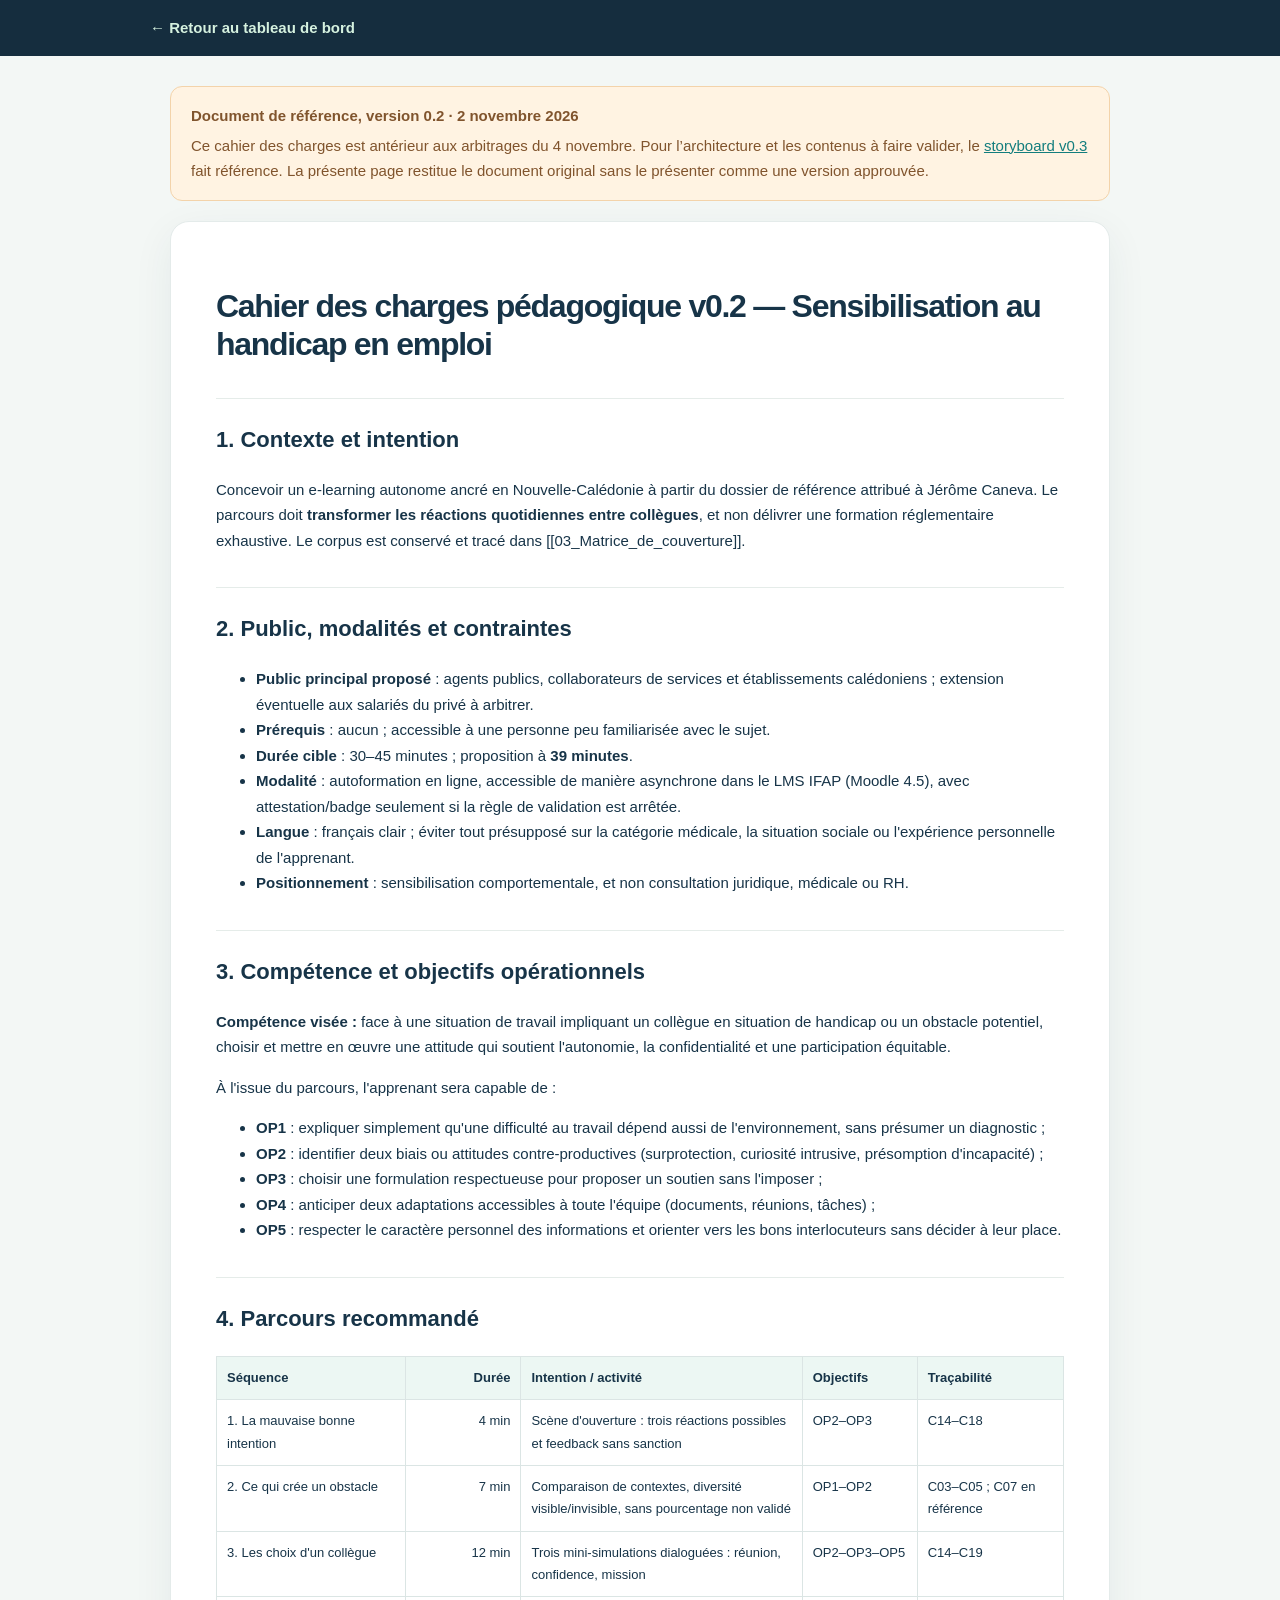
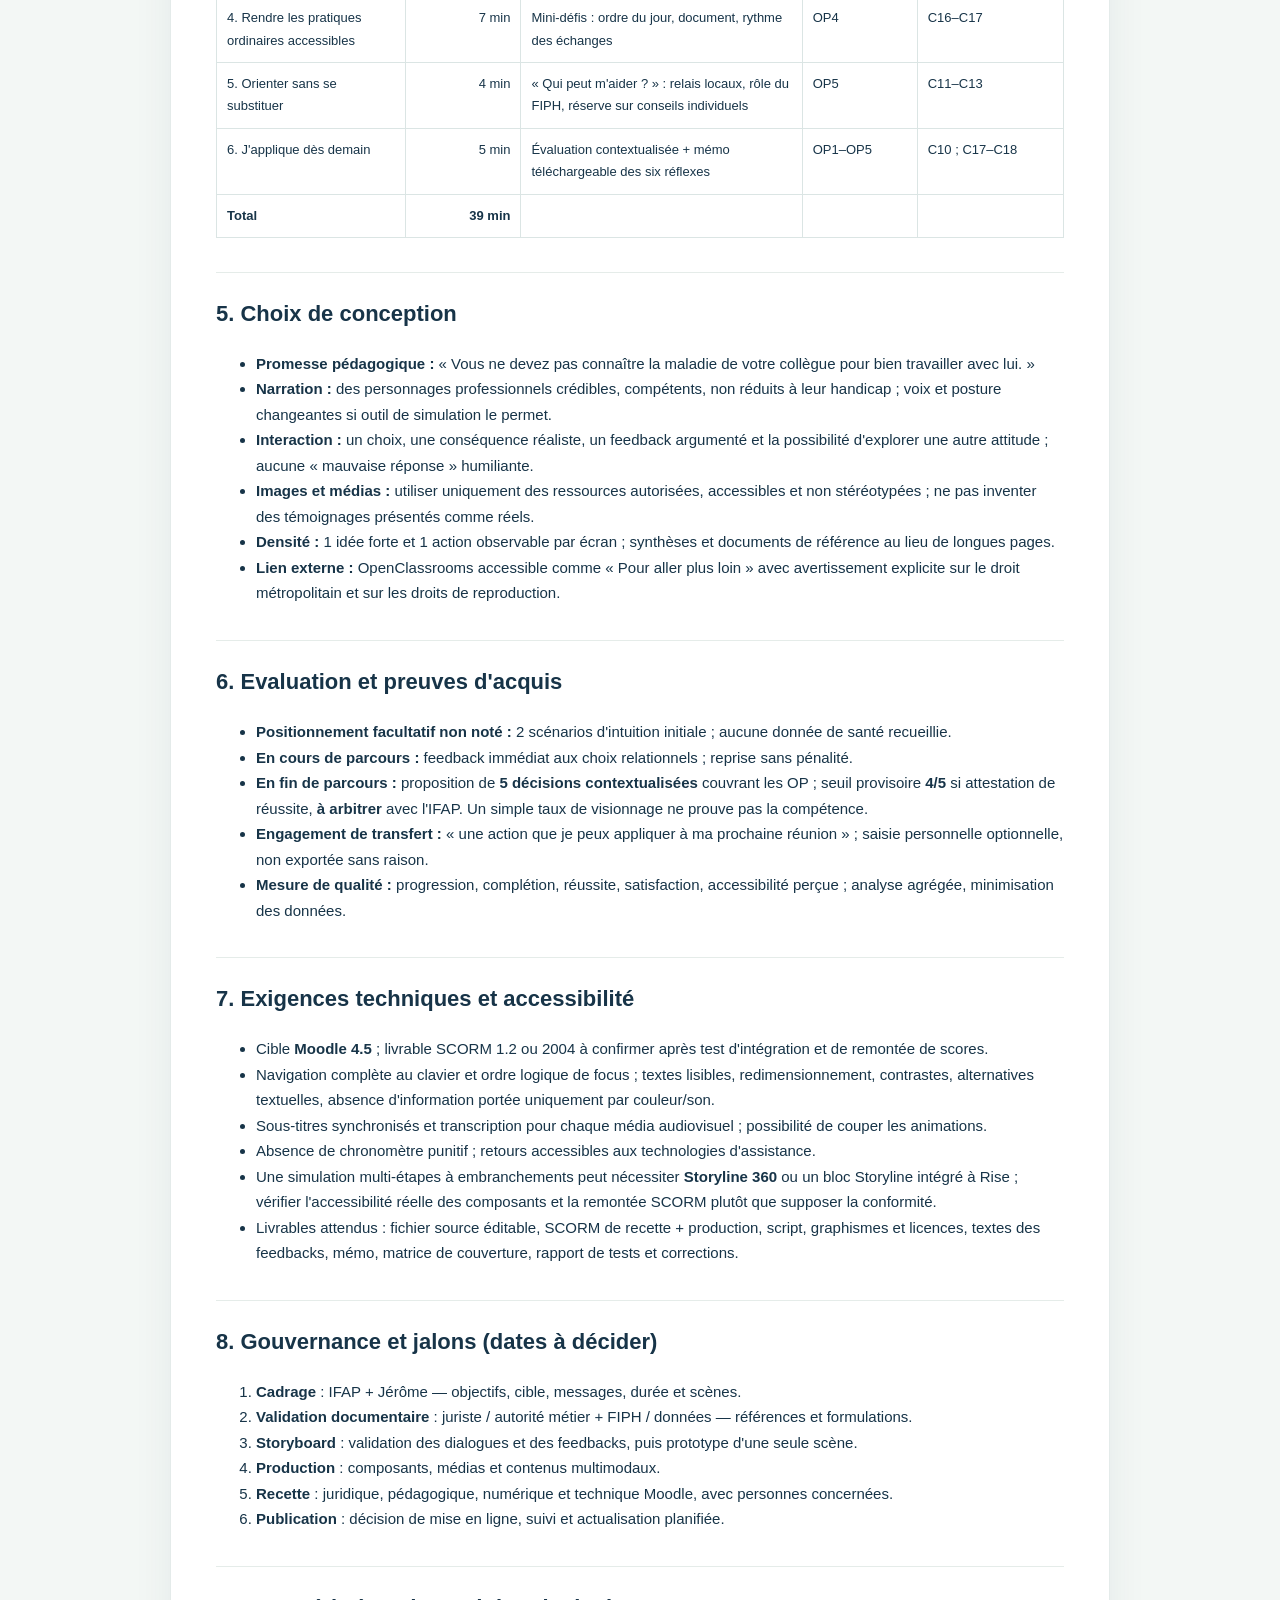
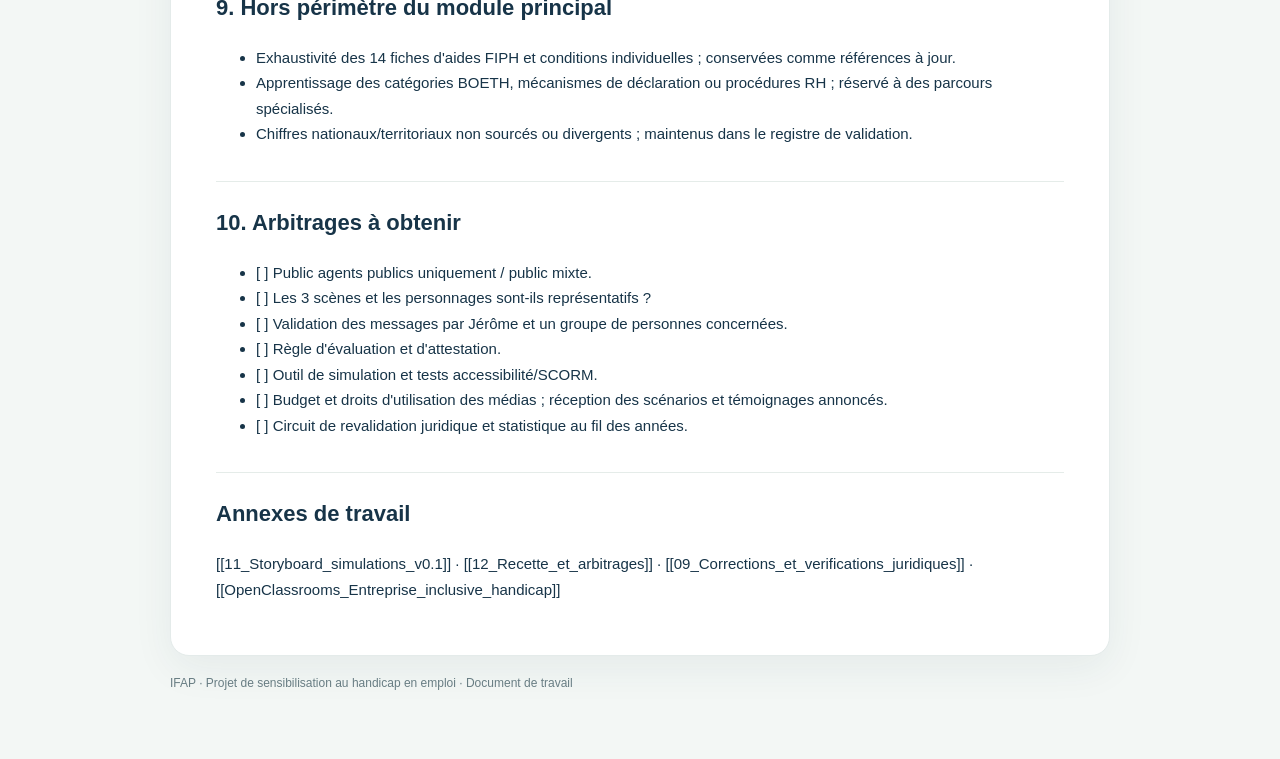
<file: cahier-des-charges.html>
<!doctype html><html lang="fr"><head><meta charset="utf-8"><meta name="viewport" content="width=device-width,initial-scale=1"><meta name="robots" content="noindex,nofollow,noarchive"><title>Cahier des charges pédagogique v0.2 · IFAP</title><link rel="icon" type="image/svg+xml" href="assets/favicon.svg"><style>:root{--ink:#173448;--teal:#137d7d}*{box-sizing:border-box}body{margin:0;background:#f3f7f5;font:15px/1.72 "Segoe UI",Arial,sans-serif;color:var(--ink)}header{padding:15px max(calc((100% - 980px)/2),24px);background:#152d3e;color:white}header a{color:#d5f1df;text-decoration:none;font-weight:700}.page{max-width:980px;margin:30px auto 65px;padding:0 20px}.banner{background:#fff3e2;border:1px solid #f3d3aa;border-radius:12px;padding:16px 20px;color:#80542d;margin-bottom:20px}.banner b{display:block;margin-bottom:4px}.paper{background:white;padding:38px 45px;border:1px solid #e4ebea;border-radius:19px;box-shadow:0 12px 40px #18405211}h1{font-size:32px;line-height:1.2;letter-spacing:-.04em}h2{font-size:22px;border-top:1px solid #e5ece9;margin-top:34px;padding-top:22px}h3{font-size:17px}p,li{line-height:1.7}table{border-collapse:collapse;width:100%;font-size:13px;display:block;overflow-x:auto}th,td{padding:10px;border:1px solid #dbe5e4;min-width:115px;text-align:left;vertical-align:top}th{background:#ecf7f3}a{color:var(--teal)}code{background:#ecf2ef;padding:3px 6px;border-radius:4px}blockquote{border-left:4px solid #84cfc1;padding:8px 18px;margin-left:0;background:#eef8f3}footer{margin-top:17px;color:#687d83;font-size:12px}@media(max-width:650px){.paper{padding:23px 18px}h1{font-size:26px}.page{padding:0 10px}}</style></head><body><header><a href="index.html">← Retour au tableau de bord</a></header><div class="page"><div class="banner"><b>Document de référence, version 0.2 · 2 novembre 2026</b>Ce cahier des charges est antérieur aux arbitrages du 4 novembre. Pour l’architecture et les contenus à faire valider, le <a href="documents/storyboard-v0.3.pdf">storyboard v0.3</a> fait référence. La présente page restitue le document original sans le présenter comme une version approuvée.</div><article class="paper"><h1>Cahier des charges pédagogique v0.2 — Sensibilisation au handicap en emploi</h1>
<h2>1. Contexte et intention</h2>
<p>Concevoir un e-learning autonome ancré en Nouvelle-Calédonie à partir du dossier de référence attribué à Jérôme Caneva. Le parcours doit <strong>transformer les réactions quotidiennes entre collègues</strong>, et non délivrer une formation réglementaire exhaustive. Le corpus est conservé et tracé dans [[03_Matrice_de_couverture]].</p>
<h2>2. Public, modalités et contraintes</h2>
<ul>
<li><strong>Public principal proposé</strong> : agents publics, collaborateurs de services et établissements calédoniens ; extension éventuelle aux salariés du privé à arbitrer.</li>
<li><strong>Prérequis</strong> : aucun ; accessible à une personne peu familiarisée avec le sujet.</li>
<li><strong>Durée cible</strong> : 30–45 minutes ; proposition à <strong>39 minutes</strong>.</li>
<li><strong>Modalité</strong> : autoformation en ligne, accessible de manière asynchrone dans le LMS IFAP (Moodle 4.5), avec attestation/badge seulement si la règle de validation est arrêtée.</li>
<li><strong>Langue</strong> : français clair ; éviter tout présupposé sur la catégorie médicale, la situation sociale ou l'expérience personnelle de l'apprenant.</li>
<li><strong>Positionnement</strong> : sensibilisation comportementale, et non consultation juridique, médicale ou RH.</li>
</ul>
<h2>3. Compétence et objectifs opérationnels</h2>
<p><strong>Compétence visée :</strong> face à une situation de travail impliquant un collègue en situation de handicap ou un obstacle potentiel, choisir et mettre en œuvre une attitude qui soutient l'autonomie, la confidentialité et une participation équitable.</p>
<p>À l'issue du parcours, l'apprenant sera capable de :</p>
<ul>
<li><strong>OP1</strong> : expliquer simplement qu'une difficulté au travail dépend aussi de l'environnement, sans présumer un diagnostic ;</li>
<li><strong>OP2</strong> : identifier deux biais ou attitudes contre-productives (surprotection, curiosité intrusive, présomption d'incapacité) ;</li>
<li><strong>OP3</strong> : choisir une formulation respectueuse pour proposer un soutien sans l'imposer ;</li>
<li><strong>OP4</strong> : anticiper deux adaptations accessibles à toute l'équipe (documents, réunions, tâches) ;</li>
<li><strong>OP5</strong> : respecter le caractère personnel des informations et orienter vers les bons interlocuteurs sans décider à leur place.</li>
</ul>
<h2>4. Parcours recommandé</h2>
<table>
<thead>
<tr>
  <th>Séquence</th>
  <th style="text-align:right">Durée</th>
  <th>Intention / activité</th>
  <th>Objectifs</th>
  <th>Traçabilité</th>
</tr>
</thead>
<tbody>
<tr>
  <td>1. La mauvaise bonne intention</td>
  <td style="text-align:right">4 min</td>
  <td>Scène d'ouverture : trois réactions possibles et feedback sans sanction</td>
  <td>OP2–OP3</td>
  <td>C14–C18</td>
</tr>
<tr>
  <td>2. Ce qui crée un obstacle</td>
  <td style="text-align:right">7 min</td>
  <td>Comparaison de contextes, diversité visible/invisible, sans pourcentage non validé</td>
  <td>OP1–OP2</td>
  <td>C03–C05 ; C07 en référence</td>
</tr>
<tr>
  <td>3. Les choix d'un collègue</td>
  <td style="text-align:right">12 min</td>
  <td>Trois mini-simulations dialoguées : réunion, confidence, mission</td>
  <td>OP2–OP3–OP5</td>
  <td>C14–C19</td>
</tr>
<tr>
  <td>4. Rendre les pratiques ordinaires accessibles</td>
  <td style="text-align:right">7 min</td>
  <td>Mini-défis : ordre du jour, document, rythme des échanges</td>
  <td>OP4</td>
  <td>C16–C17</td>
</tr>
<tr>
  <td>5. Orienter sans se substituer</td>
  <td style="text-align:right">4 min</td>
  <td>« Qui peut m'aider ? » : relais locaux, rôle du FIPH, réserve sur conseils individuels</td>
  <td>OP5</td>
  <td>C11–C13</td>
</tr>
<tr>
  <td>6. J'applique dès demain</td>
  <td style="text-align:right">5 min</td>
  <td>Évaluation contextualisée + mémo téléchargeable des six réflexes</td>
  <td>OP1–OP5</td>
  <td>C10 ; C17–C18</td>
</tr>
<tr>
  <td><strong>Total</strong></td>
  <td style="text-align:right"><strong>39 min</strong></td>
  <td></td>
  <td></td>
  <td></td>
</tr>
</tbody>
</table>
<h2>5. Choix de conception</h2>
<ul>
<li><strong>Promesse pédagogique :</strong> « Vous ne devez pas connaître la maladie de votre collègue pour bien travailler avec lui. »</li>
<li><strong>Narration :</strong> des personnages professionnels crédibles, compétents, non réduits à leur handicap ; voix et posture changeantes si outil de simulation le permet.</li>
<li><strong>Interaction :</strong> un choix, une conséquence réaliste, un feedback argumenté et la possibilité d'explorer une autre attitude ; aucune « mauvaise réponse » humiliante.</li>
<li><strong>Images et médias :</strong> utiliser uniquement des ressources autorisées, accessibles et non stéréotypées ; ne pas inventer des témoignages présentés comme réels.</li>
<li><strong>Densité :</strong> 1 idée forte et 1 action observable par écran ; synthèses et documents de référence au lieu de longues pages.</li>
<li><strong>Lien externe :</strong> OpenClassrooms accessible comme « Pour aller plus loin » avec avertissement explicite sur le droit métropolitain et sur les droits de reproduction.</li>
</ul>
<h2>6. Evaluation et preuves d'acquis</h2>
<ul>
<li><strong>Positionnement facultatif non noté :</strong> 2 scénarios d'intuition initiale ; aucune donnée de santé recueillie.</li>
<li><strong>En cours de parcours :</strong> feedback immédiat aux choix relationnels ; reprise sans pénalité.</li>
<li><strong>En fin de parcours :</strong> proposition de <strong>5 décisions contextualisées</strong> couvrant les OP ; seuil provisoire <strong>4/5</strong> si attestation de réussite, <strong>à arbitrer</strong> avec l'IFAP. Un simple taux de visionnage ne prouve pas la compétence.</li>
<li><strong>Engagement de transfert :</strong> « une action que je peux appliquer à ma prochaine réunion » ; saisie personnelle optionnelle, non exportée sans raison.</li>
<li><strong>Mesure de qualité :</strong> progression, complétion, réussite, satisfaction, accessibilité perçue ; analyse agrégée, minimisation des données.</li>
</ul>
<h2>7. Exigences techniques et accessibilité</h2>
<ul>
<li>Cible <strong>Moodle 4.5</strong> ; livrable SCORM 1.2 ou 2004 à confirmer après test d'intégration et de remontée de scores.</li>
<li>Navigation complète au clavier et ordre logique de focus ; textes lisibles, redimensionnement, contrastes, alternatives textuelles, absence d'information portée uniquement par couleur/son.</li>
<li>Sous-titres synchronisés et transcription pour chaque média audiovisuel ; possibilité de couper les animations.</li>
<li>Absence de chronomètre punitif ; retours accessibles aux technologies d'assistance.</li>
<li>Une simulation multi-étapes à embranchements peut nécessiter <strong>Storyline 360</strong> ou un bloc Storyline intégré à Rise ; vérifier l'accessibilité réelle des composants et la remontée SCORM plutôt que supposer la conformité.</li>
<li>Livrables attendus : fichier source éditable, SCORM de recette + production, script, graphismes et licences, textes des feedbacks, mémo, matrice de couverture, rapport de tests et corrections.</li>
</ul>
<h2>8. Gouvernance et jalons (dates à décider)</h2>
<ol>
<li><strong>Cadrage</strong> : IFAP + Jérôme — objectifs, cible, messages, durée et scènes.</li>
<li><strong>Validation documentaire</strong> : juriste / autorité métier + FIPH / données — références et formulations.</li>
<li><strong>Storyboard</strong> : validation des dialogues et des feedbacks, puis prototype d'une seule scène.</li>
<li><strong>Production</strong> : composants, médias et contenus multimodaux.</li>
<li><strong>Recette</strong> : juridique, pédagogique, numérique et technique Moodle, avec personnes concernées.</li>
<li><strong>Publication</strong> : décision de mise en ligne, suivi et actualisation planifiée.</li>
</ol>
<h2>9. Hors périmètre du module principal</h2>
<ul>
<li>Exhaustivité des 14 fiches d'aides FIPH et conditions individuelles ; conservées comme références à jour.</li>
<li>Apprentissage des catégories BOETH, mécanismes de déclaration ou procédures RH ; réservé à des parcours spécialisés.</li>
<li>Chiffres nationaux/territoriaux non sourcés ou divergents ; maintenus dans le registre de validation.</li>
</ul>
<h2>10. Arbitrages à obtenir</h2>
<ul>
<li>[ ] Public agents publics uniquement / public mixte.</li>
<li>[ ] Les 3 scènes et les personnages sont-ils représentatifs ?</li>
<li>[ ] Validation des messages par Jérôme et un groupe de personnes concernées.</li>
<li>[ ] Règle d'évaluation et d'attestation.</li>
<li>[ ] Outil de simulation et tests accessibilité/SCORM.</li>
<li>[ ] Budget et droits d'utilisation des médias ; réception des scénarios et témoignages annoncés.</li>
<li>[ ] Circuit de revalidation juridique et statistique au fil des années.</li>
</ul>
<h2>Annexes de travail</h2>
<p>[[11_Storyboard_simulations_v0.1]] · [[12_Recette_et_arbitrages]] · [[09_Corrections_et_verifications_juridiques]] · [[OpenClassrooms_Entreprise_inclusive_handicap]]</p>
</article><footer>IFAP · Projet de sensibilisation au handicap en emploi · Document de travail</footer></div></body></html>
</file>
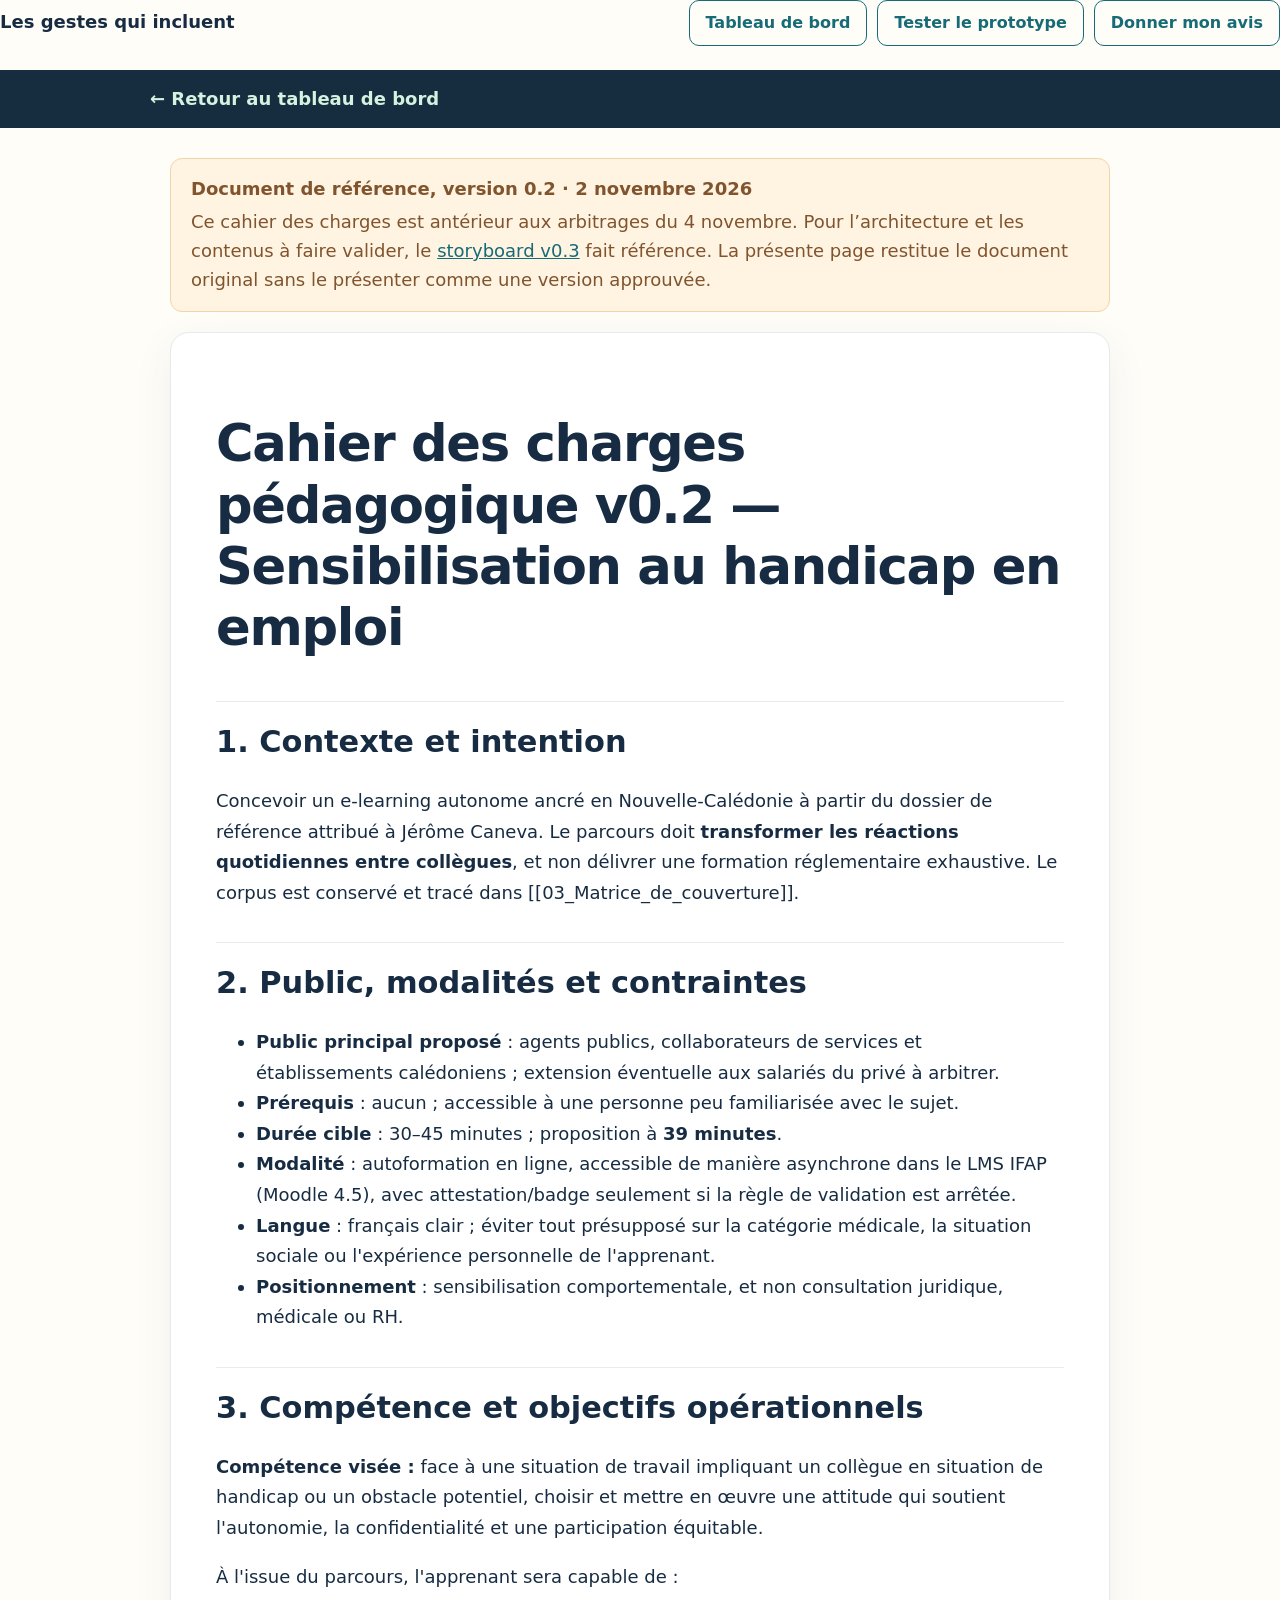
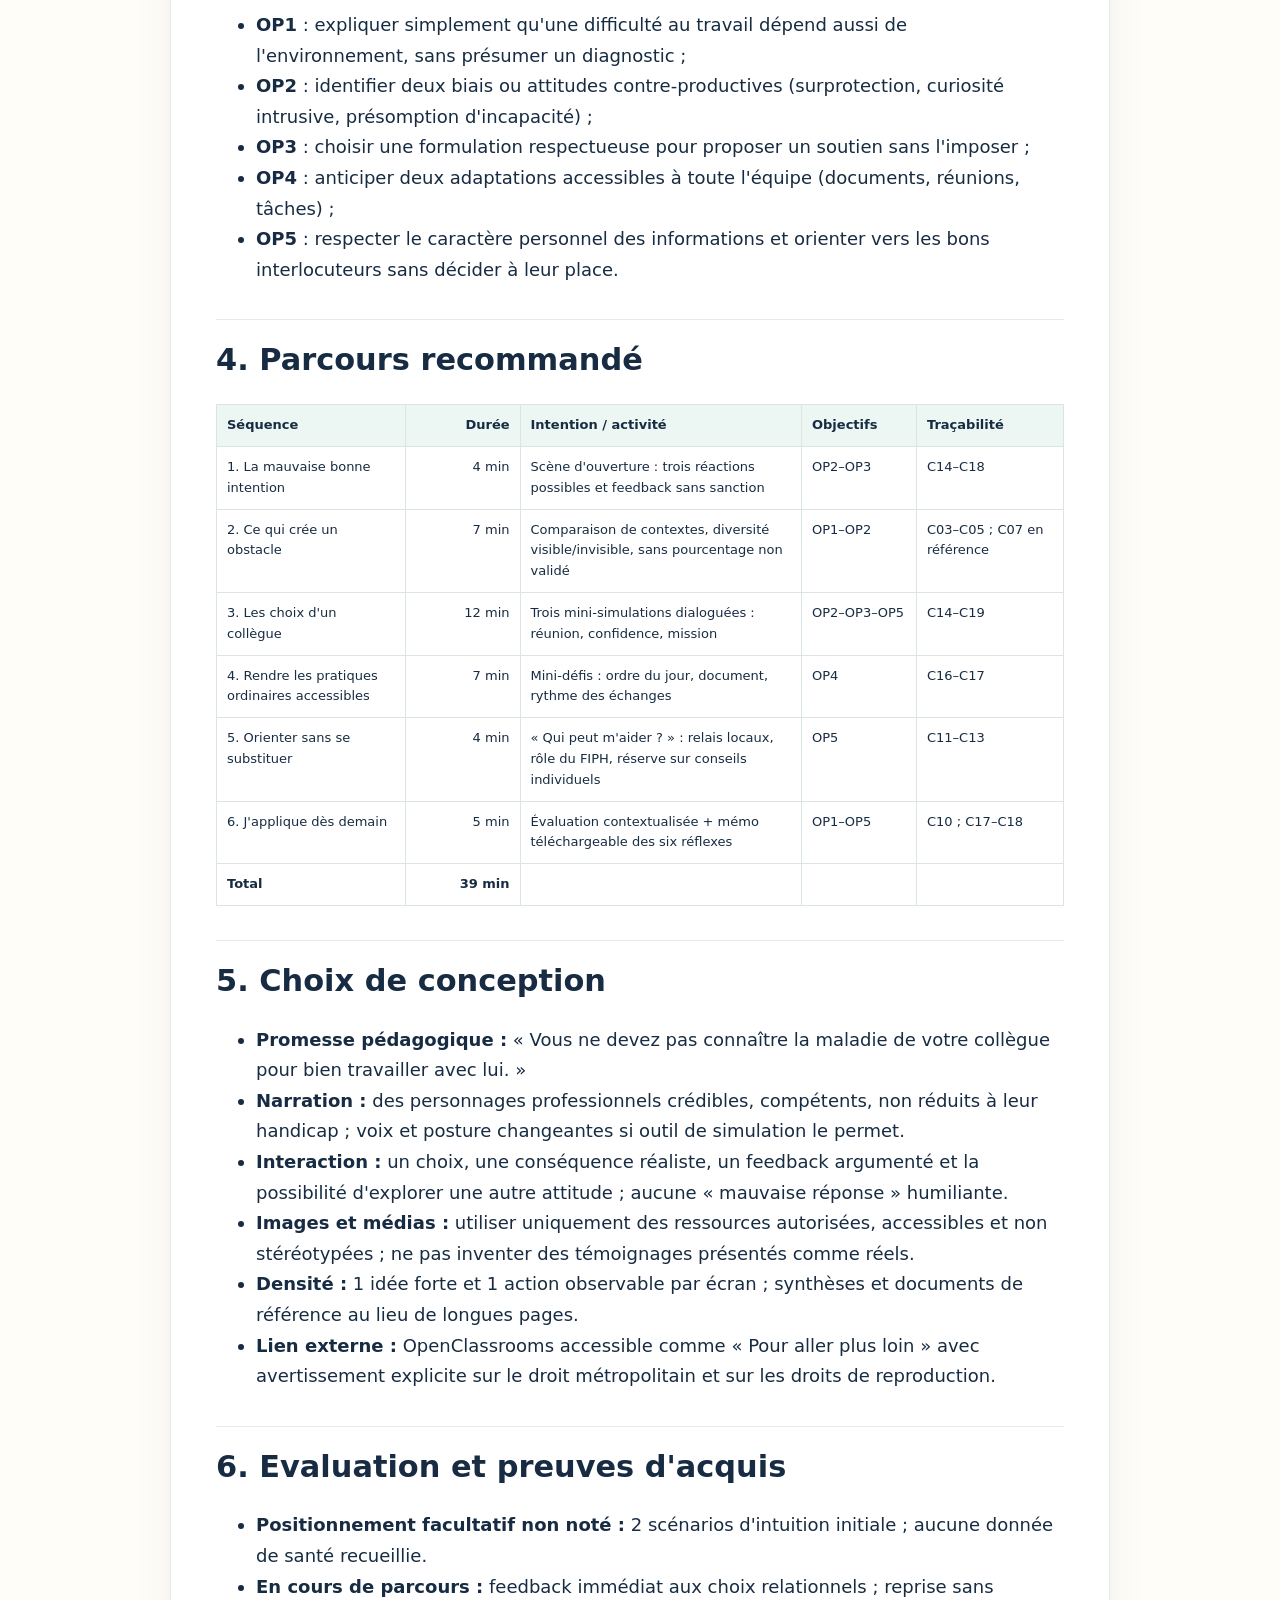
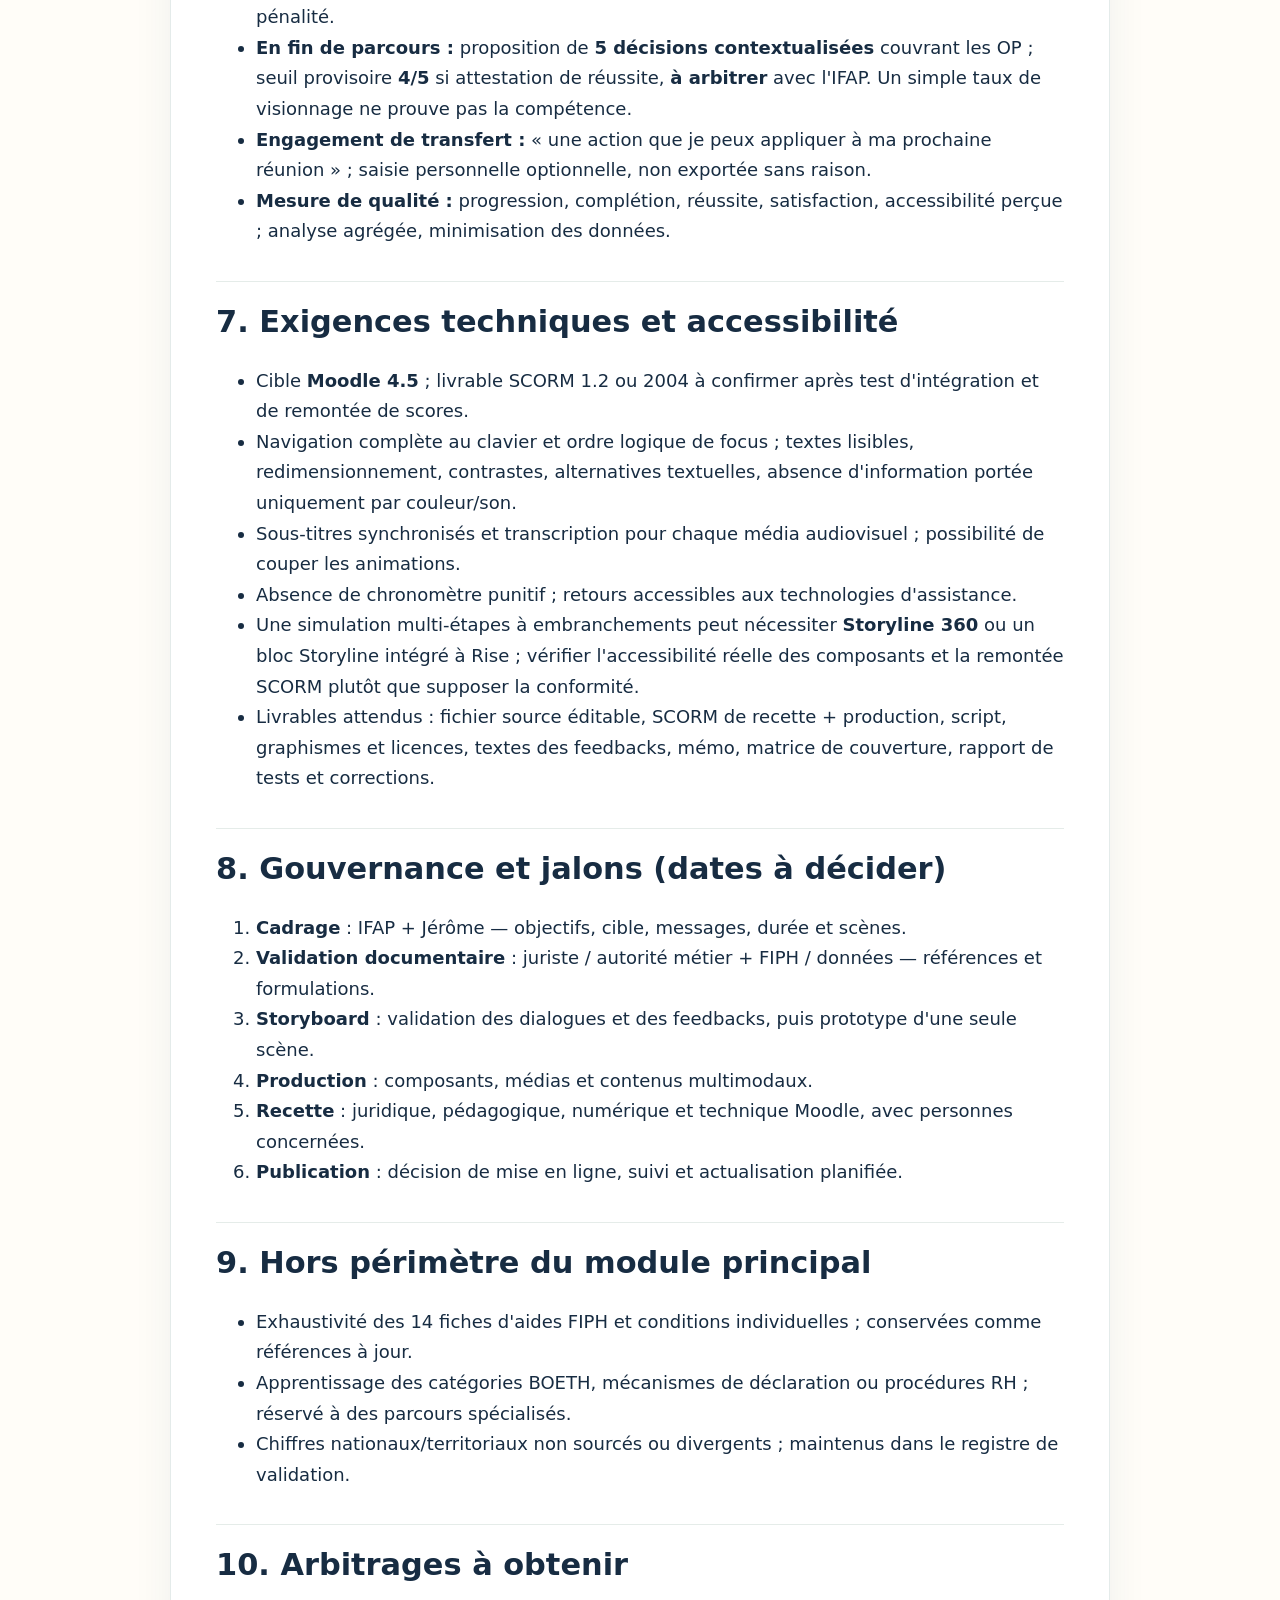
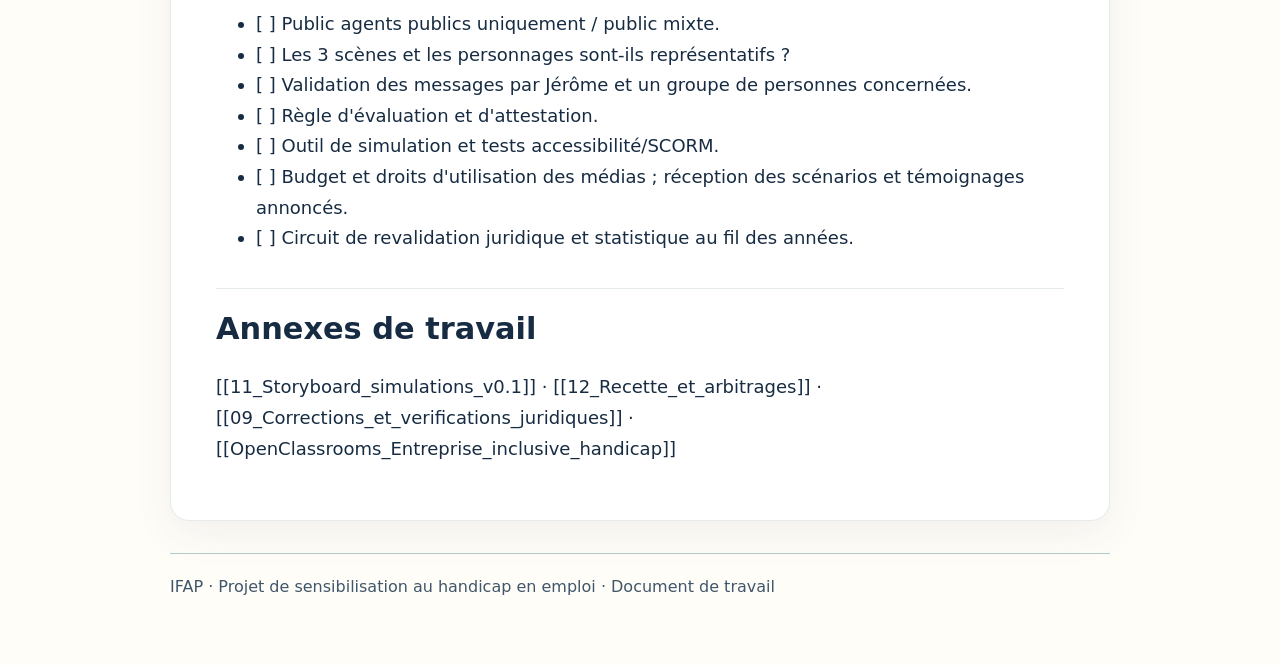
<file: pilotage/cahier-des-charges.html>
<!doctype html><html lang="fr"><head><meta charset="utf-8"><meta name="viewport" content="width=device-width,initial-scale=1"><meta name="robots" content="noindex,nofollow,noarchive"><title>Cahier des charges pédagogique v0.2 · IFAP</title><link rel="icon" type="image/svg+xml" href="assets/favicon.svg"><style>:root{--ink:#173448;--teal:#137d7d}*{box-sizing:border-box}body{margin:0;background:#f3f7f5;font:15px/1.72 "Segoe UI",Arial,sans-serif;color:var(--ink)}header{padding:15px max(calc((100% - 980px)/2),24px);background:#152d3e;color:white}header a{color:#d5f1df;text-decoration:none;font-weight:700}.page{max-width:980px;margin:30px auto 65px;padding:0 20px}.banner{background:#fff3e2;border:1px solid #f3d3aa;border-radius:12px;padding:16px 20px;color:#80542d;margin-bottom:20px}.banner b{display:block;margin-bottom:4px}.paper{background:white;padding:38px 45px;border:1px solid #e4ebea;border-radius:19px;box-shadow:0 12px 40px #18405211}h1{font-size:32px;line-height:1.2;letter-spacing:-.04em}h2{font-size:22px;border-top:1px solid #e5ece9;margin-top:34px;padding-top:22px}h3{font-size:17px}p,li{line-height:1.7}table{border-collapse:collapse;width:100%;font-size:13px;display:block;overflow-x:auto}th,td{padding:10px;border:1px solid #dbe5e4;min-width:115px;text-align:left;vertical-align:top}th{background:#ecf7f3}a{color:var(--teal)}code{background:#ecf2ef;padding:3px 6px;border-radius:4px}blockquote{border-left:4px solid #84cfc1;padding:8px 18px;margin-left:0;background:#eef8f3}footer{margin-top:17px;color:#687d83;font-size:12px}@media(max-width:650px){.paper{padding:23px 18px}h1{font-size:26px}.page{padding:0 10px}}</style><link rel="stylesheet" href="./theme.css"></head><body class="project-cdc"><nav class="project-nav" aria-label="Navigation du projet"><a href="./">Les gestes qui incluent</a><div><a href="./">Tableau de bord</a><a href="./prototype/">Tester le prototype</a><a href="./consultation/">Donner mon avis</a></div></nav><header><a href="index.html">← Retour au tableau de bord</a></header><div class="page"><div class="banner"><b>Document de référence, version 0.2 · 2 novembre 2026</b>Ce cahier des charges est antérieur aux arbitrages du 4 novembre. Pour l’architecture et les contenus à faire valider, le <a href="documents/storyboard-v0.3.pdf">storyboard v0.3</a> fait référence. La présente page restitue le document original sans le présenter comme une version approuvée.</div><article class="paper"><h1>Cahier des charges pédagogique v0.2 — Sensibilisation au handicap en emploi</h1>
<h2>1. Contexte et intention</h2>
<p>Concevoir un e-learning autonome ancré en Nouvelle-Calédonie à partir du dossier de référence attribué à Jérôme Caneva. Le parcours doit <strong>transformer les réactions quotidiennes entre collègues</strong>, et non délivrer une formation réglementaire exhaustive. Le corpus est conservé et tracé dans [[03_Matrice_de_couverture]].</p>
<h2>2. Public, modalités et contraintes</h2>
<ul>
<li><strong>Public principal proposé</strong> : agents publics, collaborateurs de services et établissements calédoniens ; extension éventuelle aux salariés du privé à arbitrer.</li>
<li><strong>Prérequis</strong> : aucun ; accessible à une personne peu familiarisée avec le sujet.</li>
<li><strong>Durée cible</strong> : 30–45 minutes ; proposition à <strong>39 minutes</strong>.</li>
<li><strong>Modalité</strong> : autoformation en ligne, accessible de manière asynchrone dans le LMS IFAP (Moodle 4.5), avec attestation/badge seulement si la règle de validation est arrêtée.</li>
<li><strong>Langue</strong> : français clair ; éviter tout présupposé sur la catégorie médicale, la situation sociale ou l'expérience personnelle de l'apprenant.</li>
<li><strong>Positionnement</strong> : sensibilisation comportementale, et non consultation juridique, médicale ou RH.</li>
</ul>
<h2>3. Compétence et objectifs opérationnels</h2>
<p><strong>Compétence visée :</strong> face à une situation de travail impliquant un collègue en situation de handicap ou un obstacle potentiel, choisir et mettre en œuvre une attitude qui soutient l'autonomie, la confidentialité et une participation équitable.</p>
<p>À l'issue du parcours, l'apprenant sera capable de :</p>
<ul>
<li><strong>OP1</strong> : expliquer simplement qu'une difficulté au travail dépend aussi de l'environnement, sans présumer un diagnostic ;</li>
<li><strong>OP2</strong> : identifier deux biais ou attitudes contre-productives (surprotection, curiosité intrusive, présomption d'incapacité) ;</li>
<li><strong>OP3</strong> : choisir une formulation respectueuse pour proposer un soutien sans l'imposer ;</li>
<li><strong>OP4</strong> : anticiper deux adaptations accessibles à toute l'équipe (documents, réunions, tâches) ;</li>
<li><strong>OP5</strong> : respecter le caractère personnel des informations et orienter vers les bons interlocuteurs sans décider à leur place.</li>
</ul>
<h2>4. Parcours recommandé</h2>
<table>
<thead>
<tr>
  <th>Séquence</th>
  <th style="text-align:right">Durée</th>
  <th>Intention / activité</th>
  <th>Objectifs</th>
  <th>Traçabilité</th>
</tr>
</thead>
<tbody>
<tr>
  <td>1. La mauvaise bonne intention</td>
  <td style="text-align:right">4 min</td>
  <td>Scène d'ouverture : trois réactions possibles et feedback sans sanction</td>
  <td>OP2–OP3</td>
  <td>C14–C18</td>
</tr>
<tr>
  <td>2. Ce qui crée un obstacle</td>
  <td style="text-align:right">7 min</td>
  <td>Comparaison de contextes, diversité visible/invisible, sans pourcentage non validé</td>
  <td>OP1–OP2</td>
  <td>C03–C05 ; C07 en référence</td>
</tr>
<tr>
  <td>3. Les choix d'un collègue</td>
  <td style="text-align:right">12 min</td>
  <td>Trois mini-simulations dialoguées : réunion, confidence, mission</td>
  <td>OP2–OP3–OP5</td>
  <td>C14–C19</td>
</tr>
<tr>
  <td>4. Rendre les pratiques ordinaires accessibles</td>
  <td style="text-align:right">7 min</td>
  <td>Mini-défis : ordre du jour, document, rythme des échanges</td>
  <td>OP4</td>
  <td>C16–C17</td>
</tr>
<tr>
  <td>5. Orienter sans se substituer</td>
  <td style="text-align:right">4 min</td>
  <td>« Qui peut m'aider ? » : relais locaux, rôle du FIPH, réserve sur conseils individuels</td>
  <td>OP5</td>
  <td>C11–C13</td>
</tr>
<tr>
  <td>6. J'applique dès demain</td>
  <td style="text-align:right">5 min</td>
  <td>Évaluation contextualisée + mémo téléchargeable des six réflexes</td>
  <td>OP1–OP5</td>
  <td>C10 ; C17–C18</td>
</tr>
<tr>
  <td><strong>Total</strong></td>
  <td style="text-align:right"><strong>39 min</strong></td>
  <td></td>
  <td></td>
  <td></td>
</tr>
</tbody>
</table>
<h2>5. Choix de conception</h2>
<ul>
<li><strong>Promesse pédagogique :</strong> « Vous ne devez pas connaître la maladie de votre collègue pour bien travailler avec lui. »</li>
<li><strong>Narration :</strong> des personnages professionnels crédibles, compétents, non réduits à leur handicap ; voix et posture changeantes si outil de simulation le permet.</li>
<li><strong>Interaction :</strong> un choix, une conséquence réaliste, un feedback argumenté et la possibilité d'explorer une autre attitude ; aucune « mauvaise réponse » humiliante.</li>
<li><strong>Images et médias :</strong> utiliser uniquement des ressources autorisées, accessibles et non stéréotypées ; ne pas inventer des témoignages présentés comme réels.</li>
<li><strong>Densité :</strong> 1 idée forte et 1 action observable par écran ; synthèses et documents de référence au lieu de longues pages.</li>
<li><strong>Lien externe :</strong> OpenClassrooms accessible comme « Pour aller plus loin » avec avertissement explicite sur le droit métropolitain et sur les droits de reproduction.</li>
</ul>
<h2>6. Evaluation et preuves d'acquis</h2>
<ul>
<li><strong>Positionnement facultatif non noté :</strong> 2 scénarios d'intuition initiale ; aucune donnée de santé recueillie.</li>
<li><strong>En cours de parcours :</strong> feedback immédiat aux choix relationnels ; reprise sans pénalité.</li>
<li><strong>En fin de parcours :</strong> proposition de <strong>5 décisions contextualisées</strong> couvrant les OP ; seuil provisoire <strong>4/5</strong> si attestation de réussite, <strong>à arbitrer</strong> avec l'IFAP. Un simple taux de visionnage ne prouve pas la compétence.</li>
<li><strong>Engagement de transfert :</strong> « une action que je peux appliquer à ma prochaine réunion » ; saisie personnelle optionnelle, non exportée sans raison.</li>
<li><strong>Mesure de qualité :</strong> progression, complétion, réussite, satisfaction, accessibilité perçue ; analyse agrégée, minimisation des données.</li>
</ul>
<h2>7. Exigences techniques et accessibilité</h2>
<ul>
<li>Cible <strong>Moodle 4.5</strong> ; livrable SCORM 1.2 ou 2004 à confirmer après test d'intégration et de remontée de scores.</li>
<li>Navigation complète au clavier et ordre logique de focus ; textes lisibles, redimensionnement, contrastes, alternatives textuelles, absence d'information portée uniquement par couleur/son.</li>
<li>Sous-titres synchronisés et transcription pour chaque média audiovisuel ; possibilité de couper les animations.</li>
<li>Absence de chronomètre punitif ; retours accessibles aux technologies d'assistance.</li>
<li>Une simulation multi-étapes à embranchements peut nécessiter <strong>Storyline 360</strong> ou un bloc Storyline intégré à Rise ; vérifier l'accessibilité réelle des composants et la remontée SCORM plutôt que supposer la conformité.</li>
<li>Livrables attendus : fichier source éditable, SCORM de recette + production, script, graphismes et licences, textes des feedbacks, mémo, matrice de couverture, rapport de tests et corrections.</li>
</ul>
<h2>8. Gouvernance et jalons (dates à décider)</h2>
<ol>
<li><strong>Cadrage</strong> : IFAP + Jérôme — objectifs, cible, messages, durée et scènes.</li>
<li><strong>Validation documentaire</strong> : juriste / autorité métier + FIPH / données — références et formulations.</li>
<li><strong>Storyboard</strong> : validation des dialogues et des feedbacks, puis prototype d'une seule scène.</li>
<li><strong>Production</strong> : composants, médias et contenus multimodaux.</li>
<li><strong>Recette</strong> : juridique, pédagogique, numérique et technique Moodle, avec personnes concernées.</li>
<li><strong>Publication</strong> : décision de mise en ligne, suivi et actualisation planifiée.</li>
</ol>
<h2>9. Hors périmètre du module principal</h2>
<ul>
<li>Exhaustivité des 14 fiches d'aides FIPH et conditions individuelles ; conservées comme références à jour.</li>
<li>Apprentissage des catégories BOETH, mécanismes de déclaration ou procédures RH ; réservé à des parcours spécialisés.</li>
<li>Chiffres nationaux/territoriaux non sourcés ou divergents ; maintenus dans le registre de validation.</li>
</ul>
<h2>10. Arbitrages à obtenir</h2>
<ul>
<li>[ ] Public agents publics uniquement / public mixte.</li>
<li>[ ] Les 3 scènes et les personnages sont-ils représentatifs ?</li>
<li>[ ] Validation des messages par Jérôme et un groupe de personnes concernées.</li>
<li>[ ] Règle d'évaluation et d'attestation.</li>
<li>[ ] Outil de simulation et tests accessibilité/SCORM.</li>
<li>[ ] Budget et droits d'utilisation des médias ; réception des scénarios et témoignages annoncés.</li>
<li>[ ] Circuit de revalidation juridique et statistique au fil des années.</li>
</ul>
<h2>Annexes de travail</h2>
<p>[[11_Storyboard_simulations_v0.1]] · [[12_Recette_et_arbitrages]] · [[09_Corrections_et_verifications_juridiques]] · [[OpenClassrooms_Entreprise_inclusive_handicap]]</p>
</article><footer>IFAP · Projet de sensibilisation au handicap en emploi · Document de travail</footer></div></body></html>
</file>
<file: pilotage/theme.css>
/* Charte commune du projet — bleu nuit, blanc chaud, turquoise, abricot. */
:root{--project-navy:#172c42;--project-paper:#fffdf8;--project-teal:#166b77;--project-apricot:#ffc48c;--project-ink:#172c42;--project-muted:#40566a;--project-line:#b5c7cf;--canvas:#fffdf8;--surface:#fffdf8;--ink:#172c42;--brand:#166b77}
html{scroll-behavior:smooth}
body{background:var(--project-paper);color:var(--project-ink);font-family:'Segoe UI',system-ui,sans-serif;font-size:18px;line-height:1.6}
body>main{width:100%;max-width:1500px;margin:auto;padding:clamp(20px,3.5vw,52px)}
h1,h2,h3{font-family:inherit;line-height:1.2}h1{font-size:clamp(2rem,4vw,3.2rem);letter-spacing:-.025em}h2{font-size:clamp(1.35rem,2.4vw,1.9rem)}
a{color:var(--project-teal)}button,input,textarea{font:inherit}
:where(a,button,input,textarea,summary):focus-visible{outline:3px solid #9b3d00;outline-offset:4px}
.project-nav{display:flex;justify-content:space-between;align-items:center;gap:16px;flex-wrap:wrap;margin:0 0 24px}
.project-nav>a{font-weight:750;text-decoration:none;color:var(--project-navy)}
.project-nav div{display:flex;gap:10px;flex-wrap:wrap}
.project-nav div a{display:inline-block;padding:9px 16px;border:1px solid var(--project-teal);border-radius:10px;text-decoration:none;font-size:1rem;font-weight:650}
.project-nav div a[aria-current=page]{background:var(--project-teal);color:#fff}
header#accueil,body.project-consult header{background:var(--project-navy);color:#fff;border-radius:22px;padding:clamp(24px,4vw,44px)}
header#accueil .label{color:#ffc48c}
.steps{gap:10px;margin-top:24px}.steps li{padding:5px 12px;font-size:1rem;border-color:#9bb5c5}.steps [aria-current]{background:#ffc48c;color:#172c42}
body.project-dash .grid{grid-template-columns:repeat(3,minmax(0,1fr));gap:18px}
body.project-dash section{margin-top:32px}
body.project-dash .card{padding:24px;border:1px solid var(--project-line);border-radius:16px;background:#fff;text-decoration:none;min-height:135px}
body.project-dash .card strong{font-size:1.15rem;text-decoration:none}
body.project-dash .card span{margin-top:10px;font-size:1rem;color:var(--project-muted)}
body.project-dash .card:hover{background:#e8f3f3;border-color:var(--project-teal)}
body.project-dash .card.primary{background:var(--project-teal);color:#fff;border-color:var(--project-teal)}
body.project-dash .card.primary span{color:#fff}
body.project-dash .review{border:1px solid var(--project-line);border-left:5px solid var(--project-teal);border-radius:16px;padding:24px;background:#edf3f5}
body.project-dash .review dl{margin-top:18px;gap:10px 20px}
footer{border-top:1px solid var(--project-line);padding-top:20px;margin-top:32px;font-size:1rem;color:var(--project-muted)}
body.project-consult fieldset{background:#edf3f5;border-color:var(--project-line);border-radius:18px}
body.project-consult .option{border-radius:14px}
body.project-consult .test-button,body.project-consult button[type=submit]{background:var(--project-teal);color:white}
body.project-consult .note{background:#fff0df;border-left:4px solid #a44a16}
body.project-consult main{max-width:1500px}
body.project-proto .project-nav{background:#fffdf8;padding:16px 24px;margin:0}
body.project-proto .project-nav>a{font-size:1rem}
body.project-proto .project-nav div a{font-size:.9rem}
@media(max-width:850px){body.project-dash .grid{grid-template-columns:repeat(2,minmax(0,1fr))}}
@media(max-width:550px){body.project-dash .grid{grid-template-columns:1fr}.project-nav{align-items:flex-start;flex-direction:column}.project-nav div{width:100%}.project-nav div a{flex:1;text-align:center}}
@media(prefers-reduced-motion:reduce){html{scroll-behavior:auto}}
</file>
